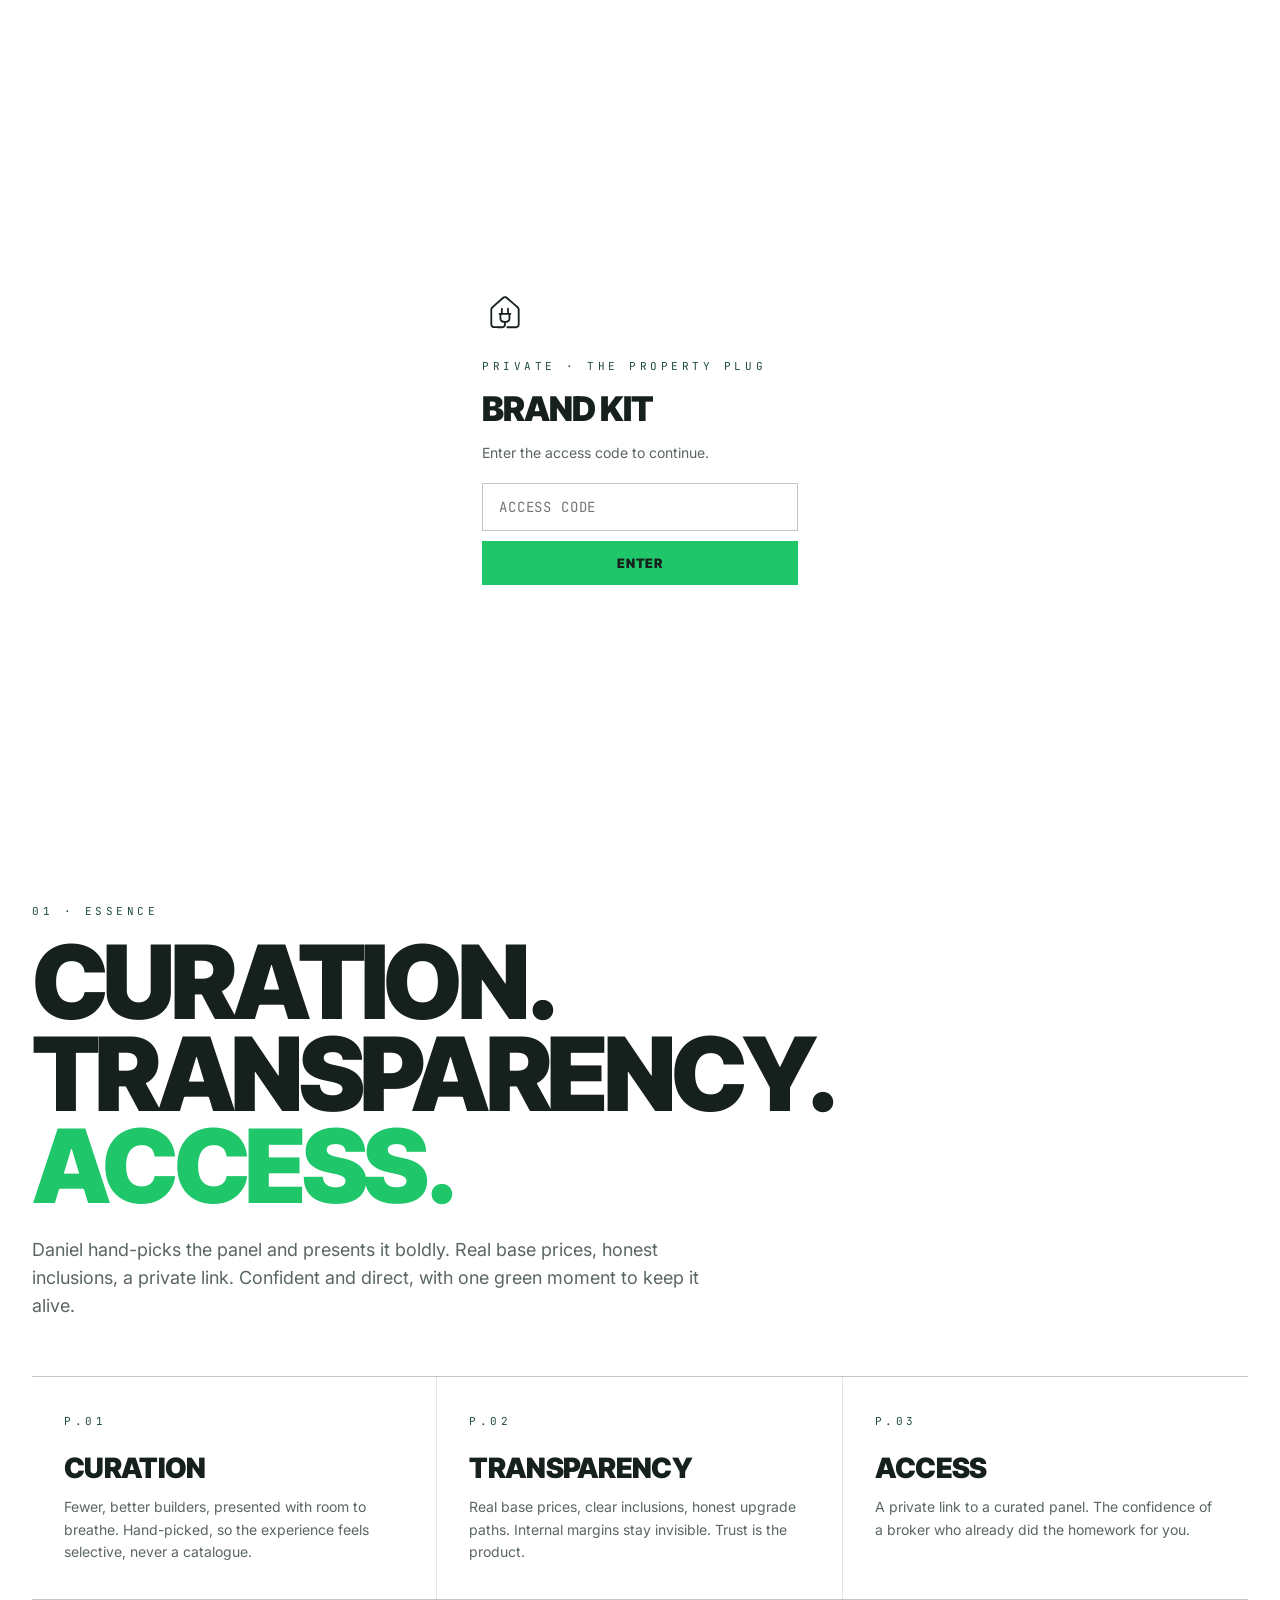
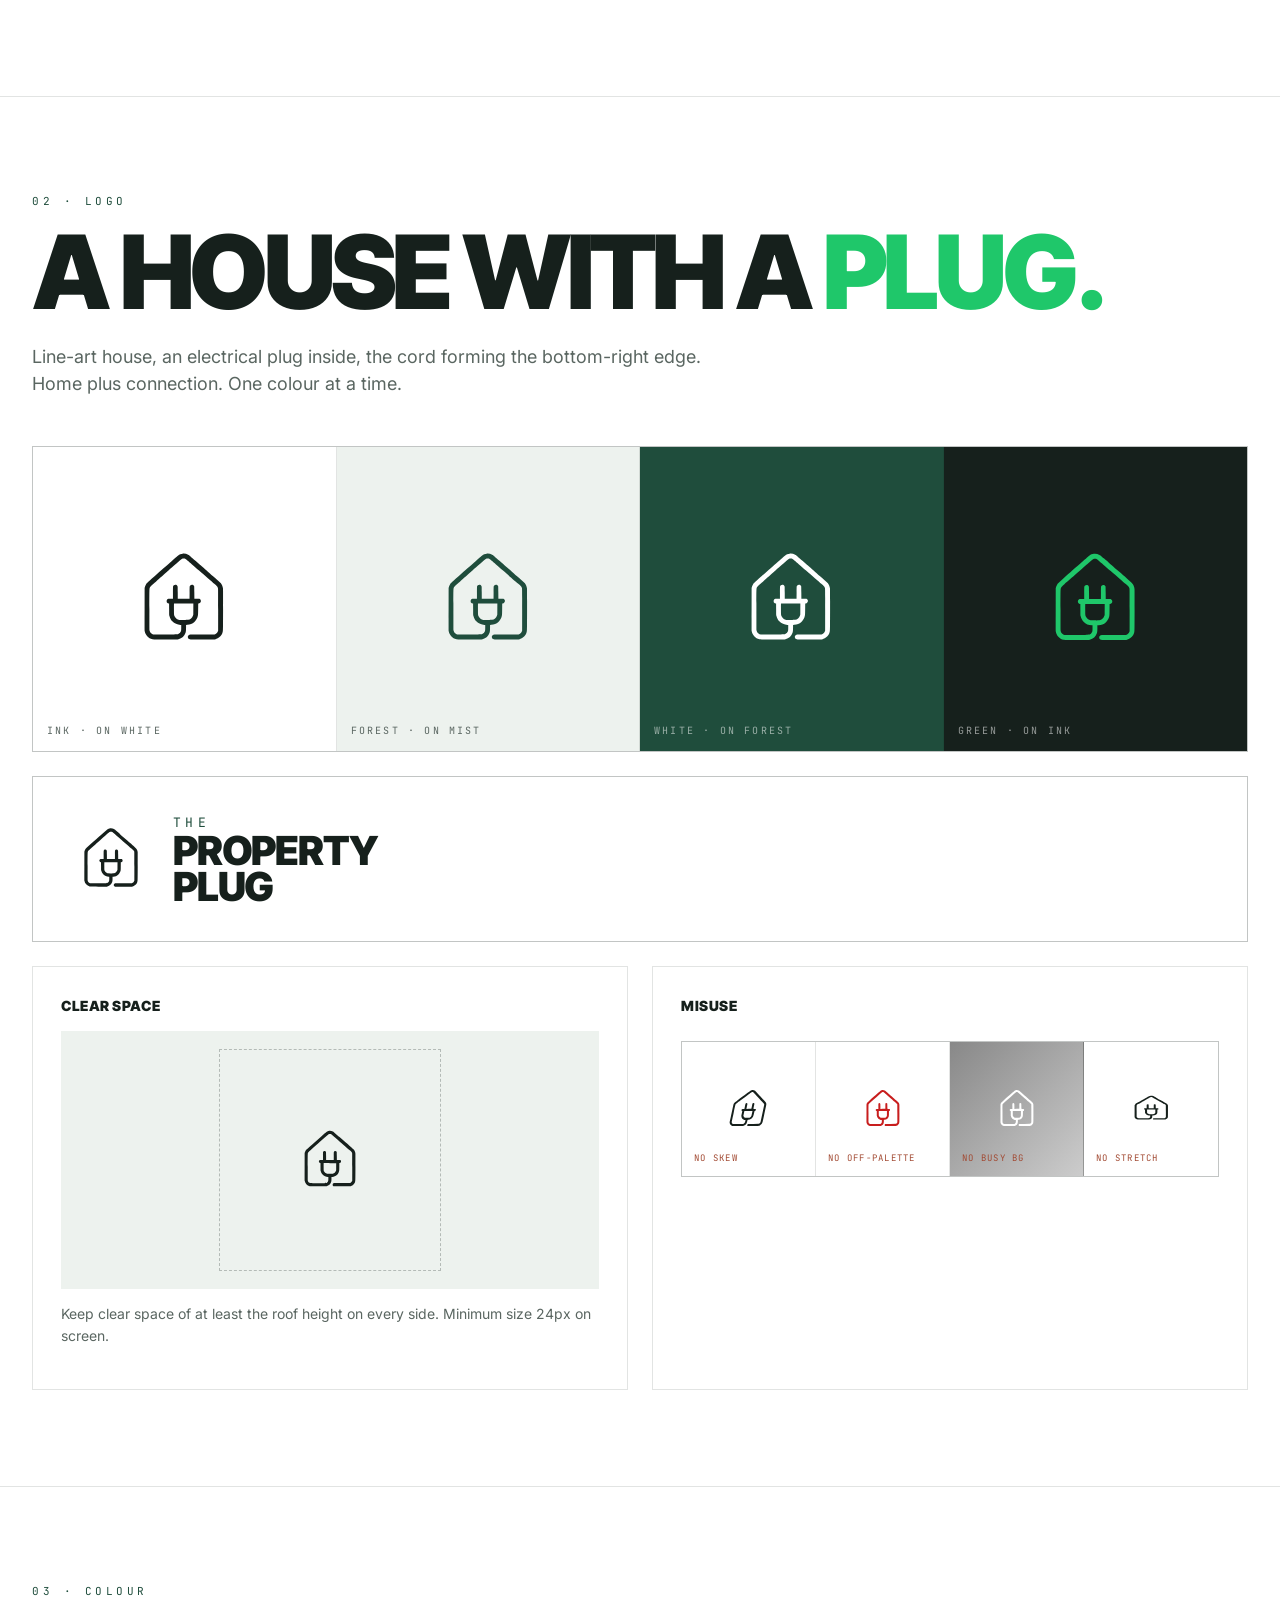
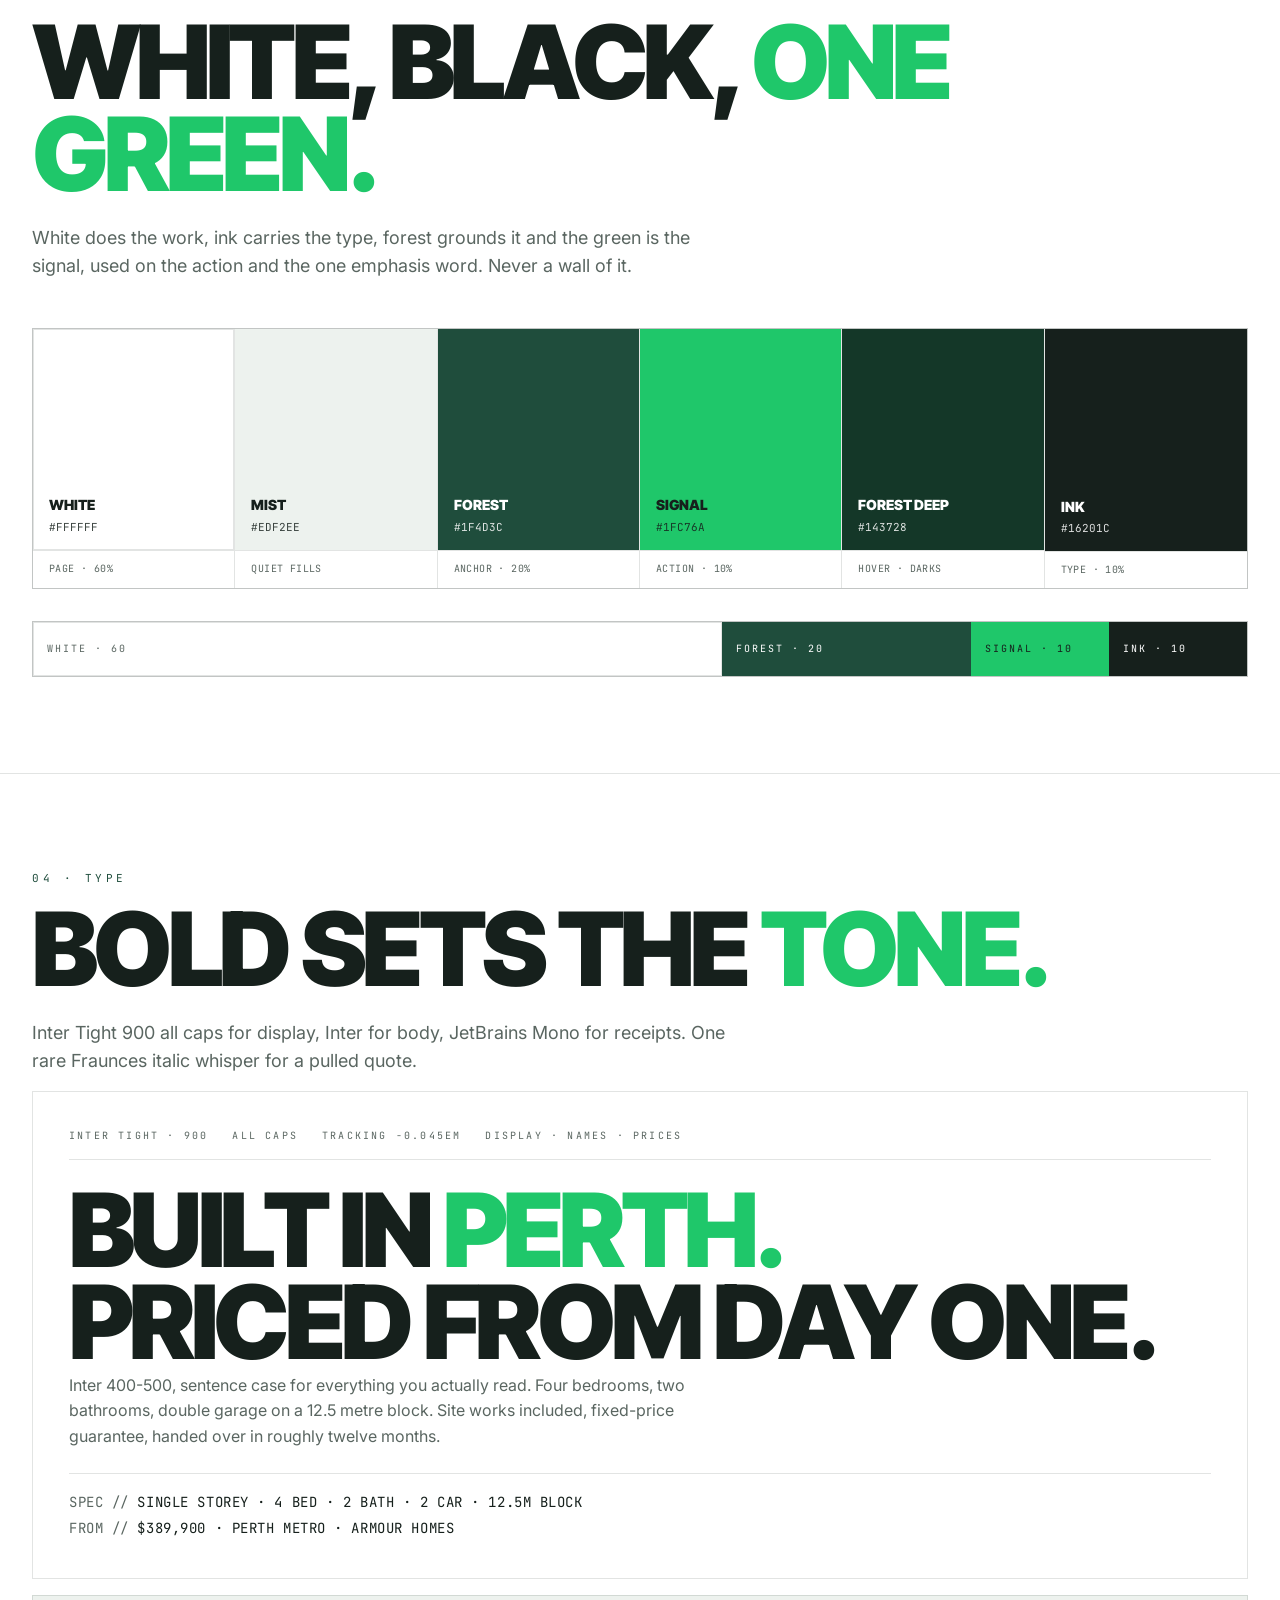
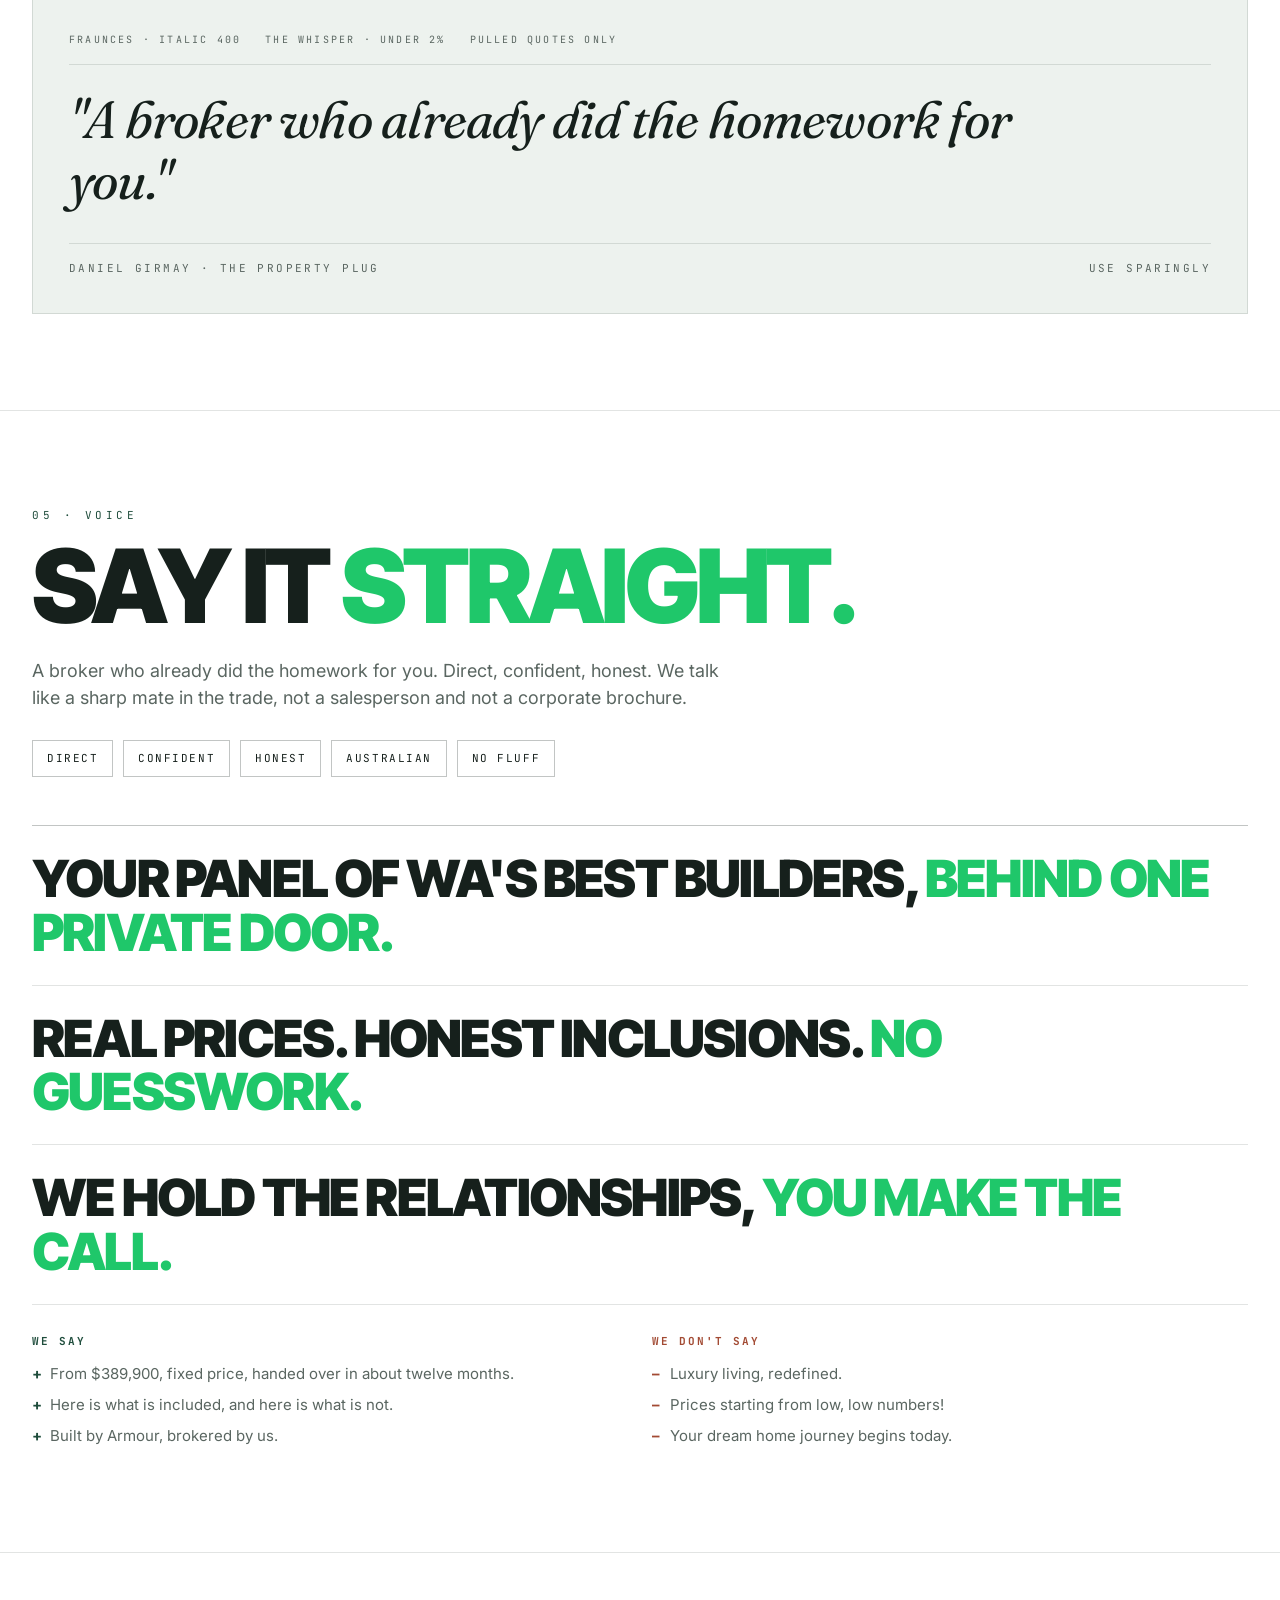
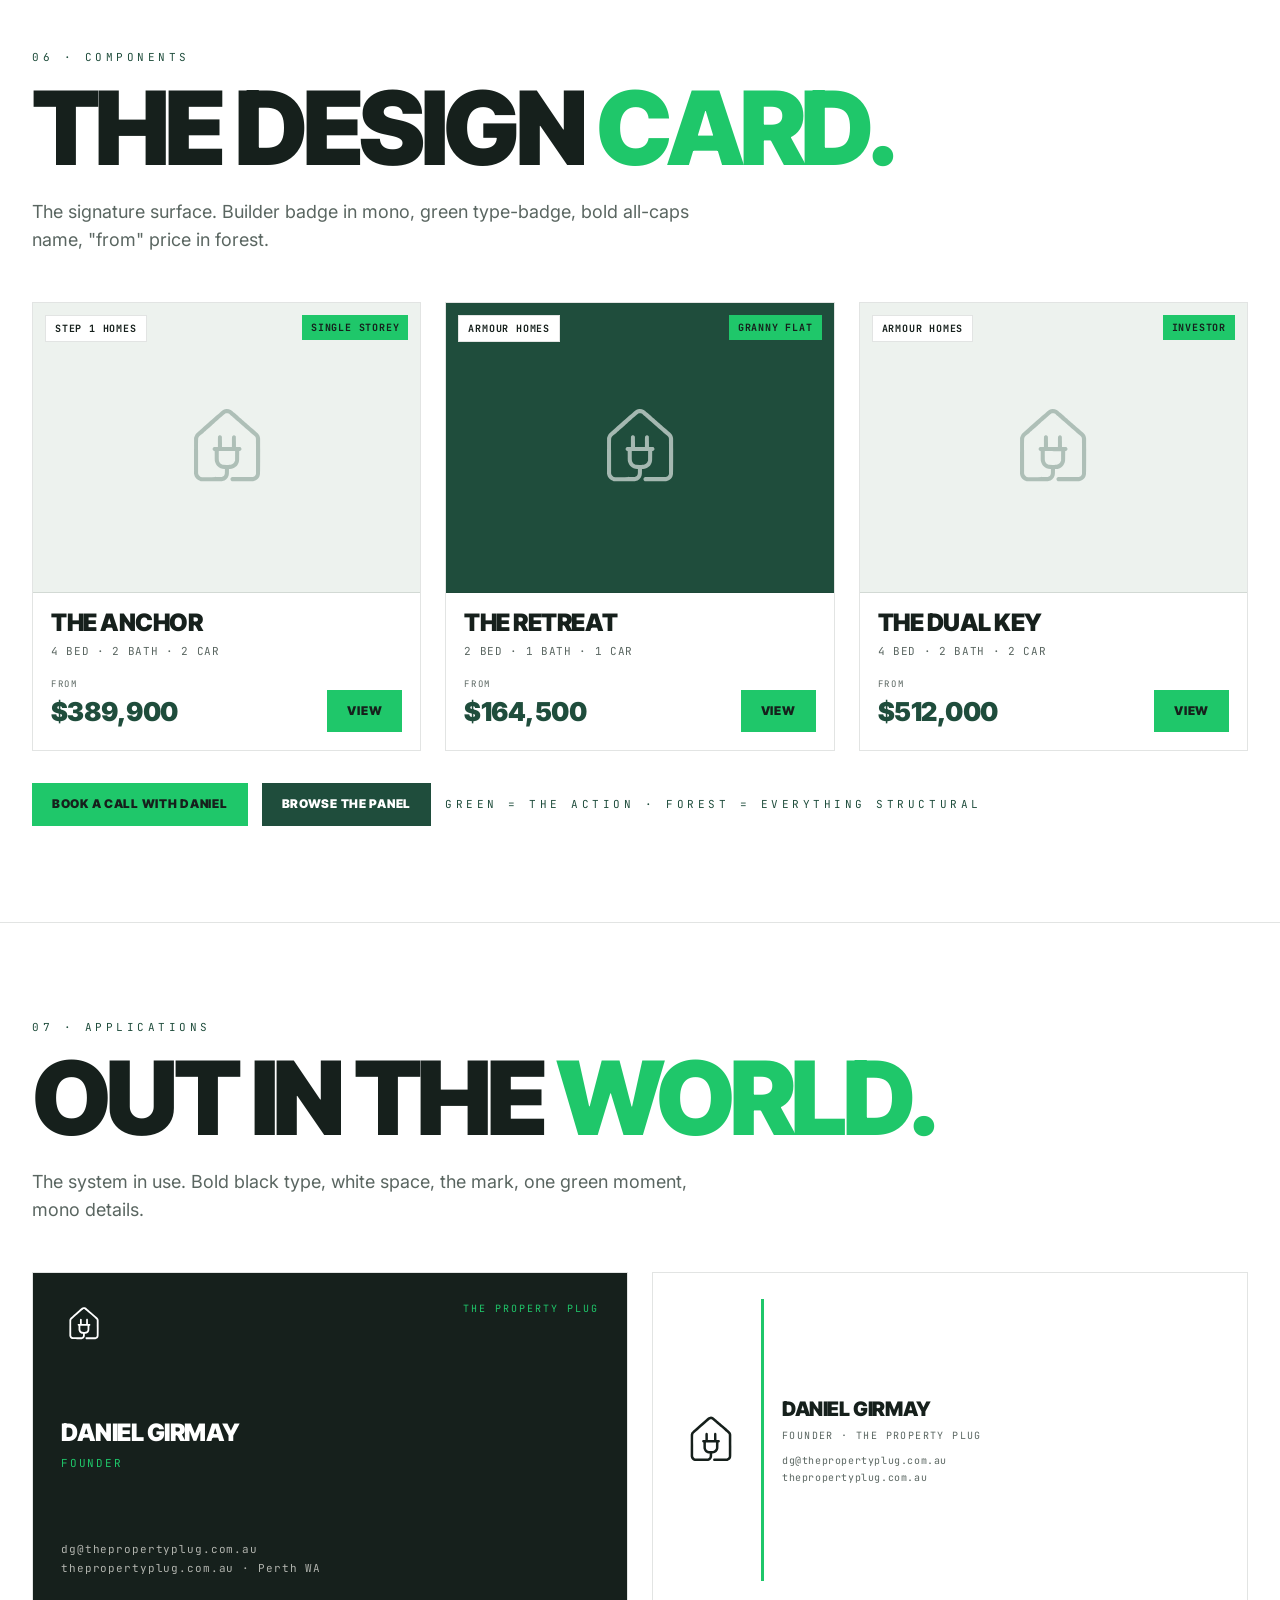
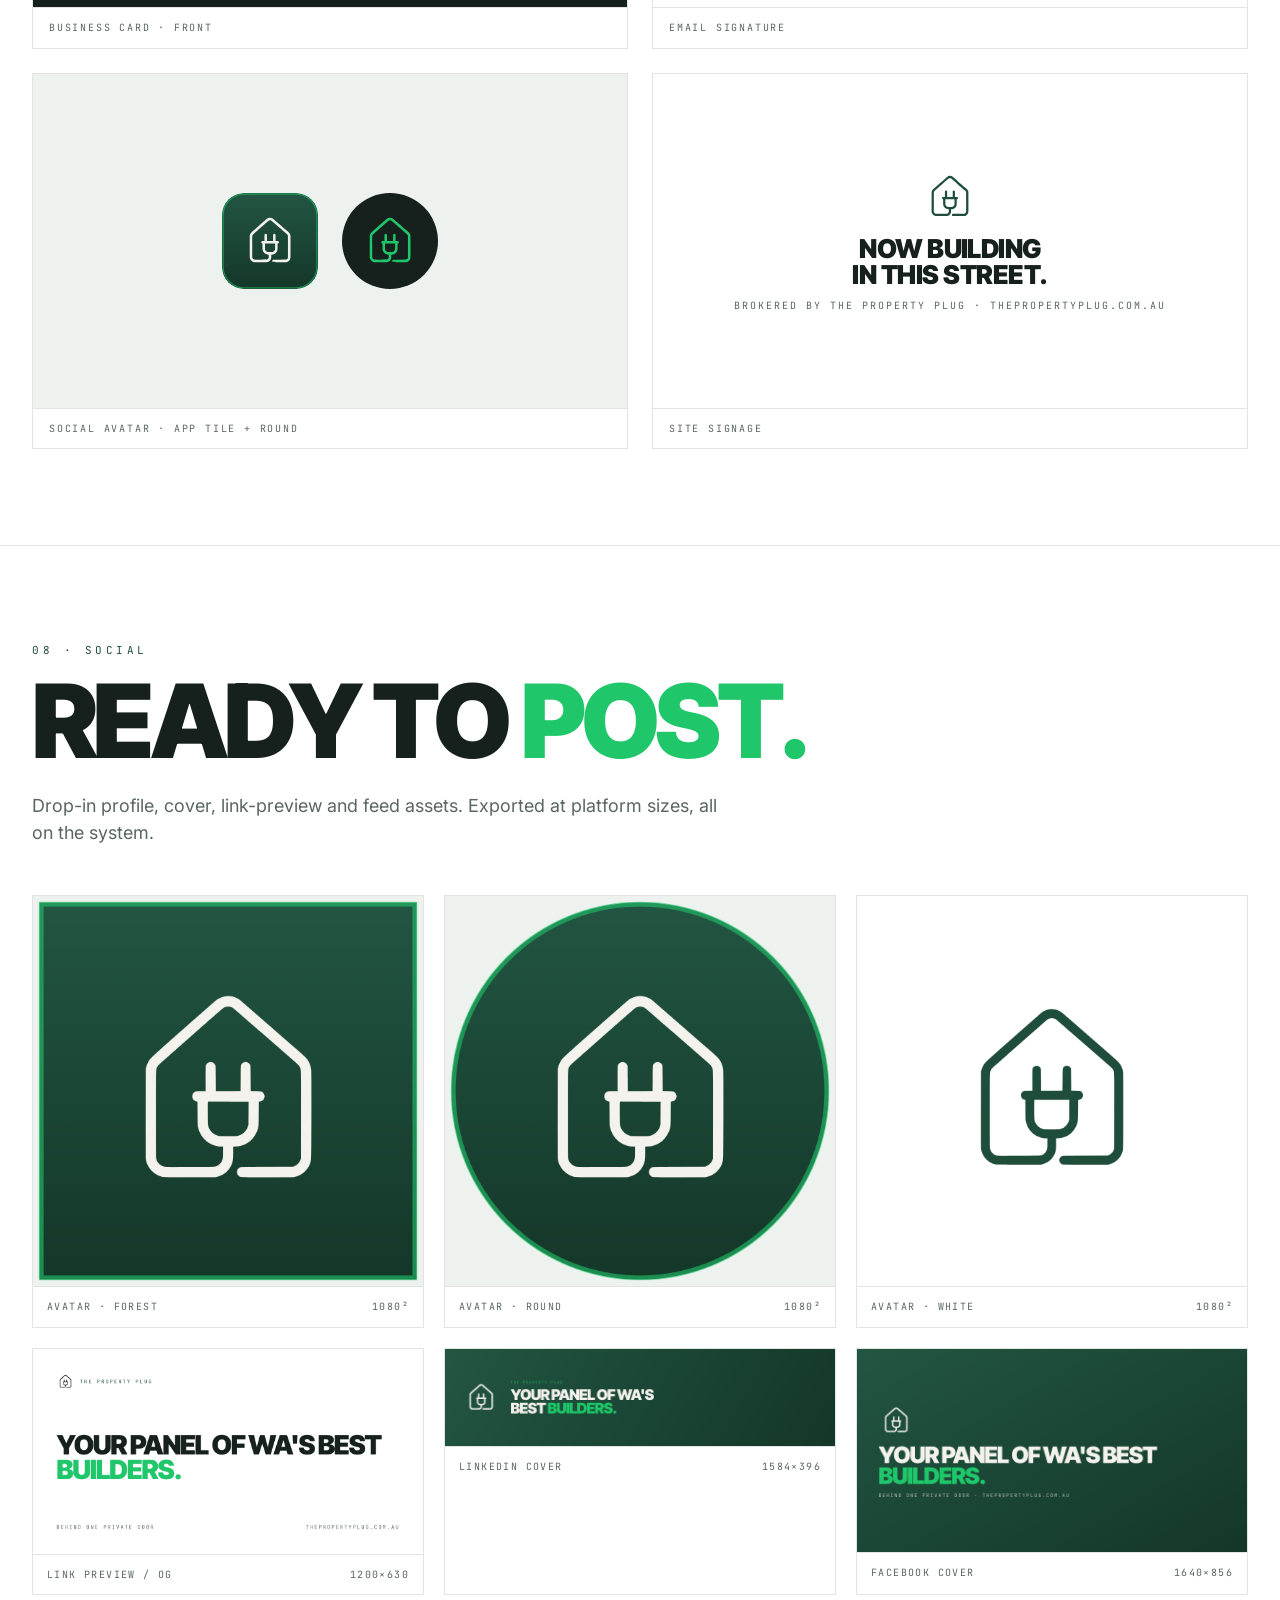
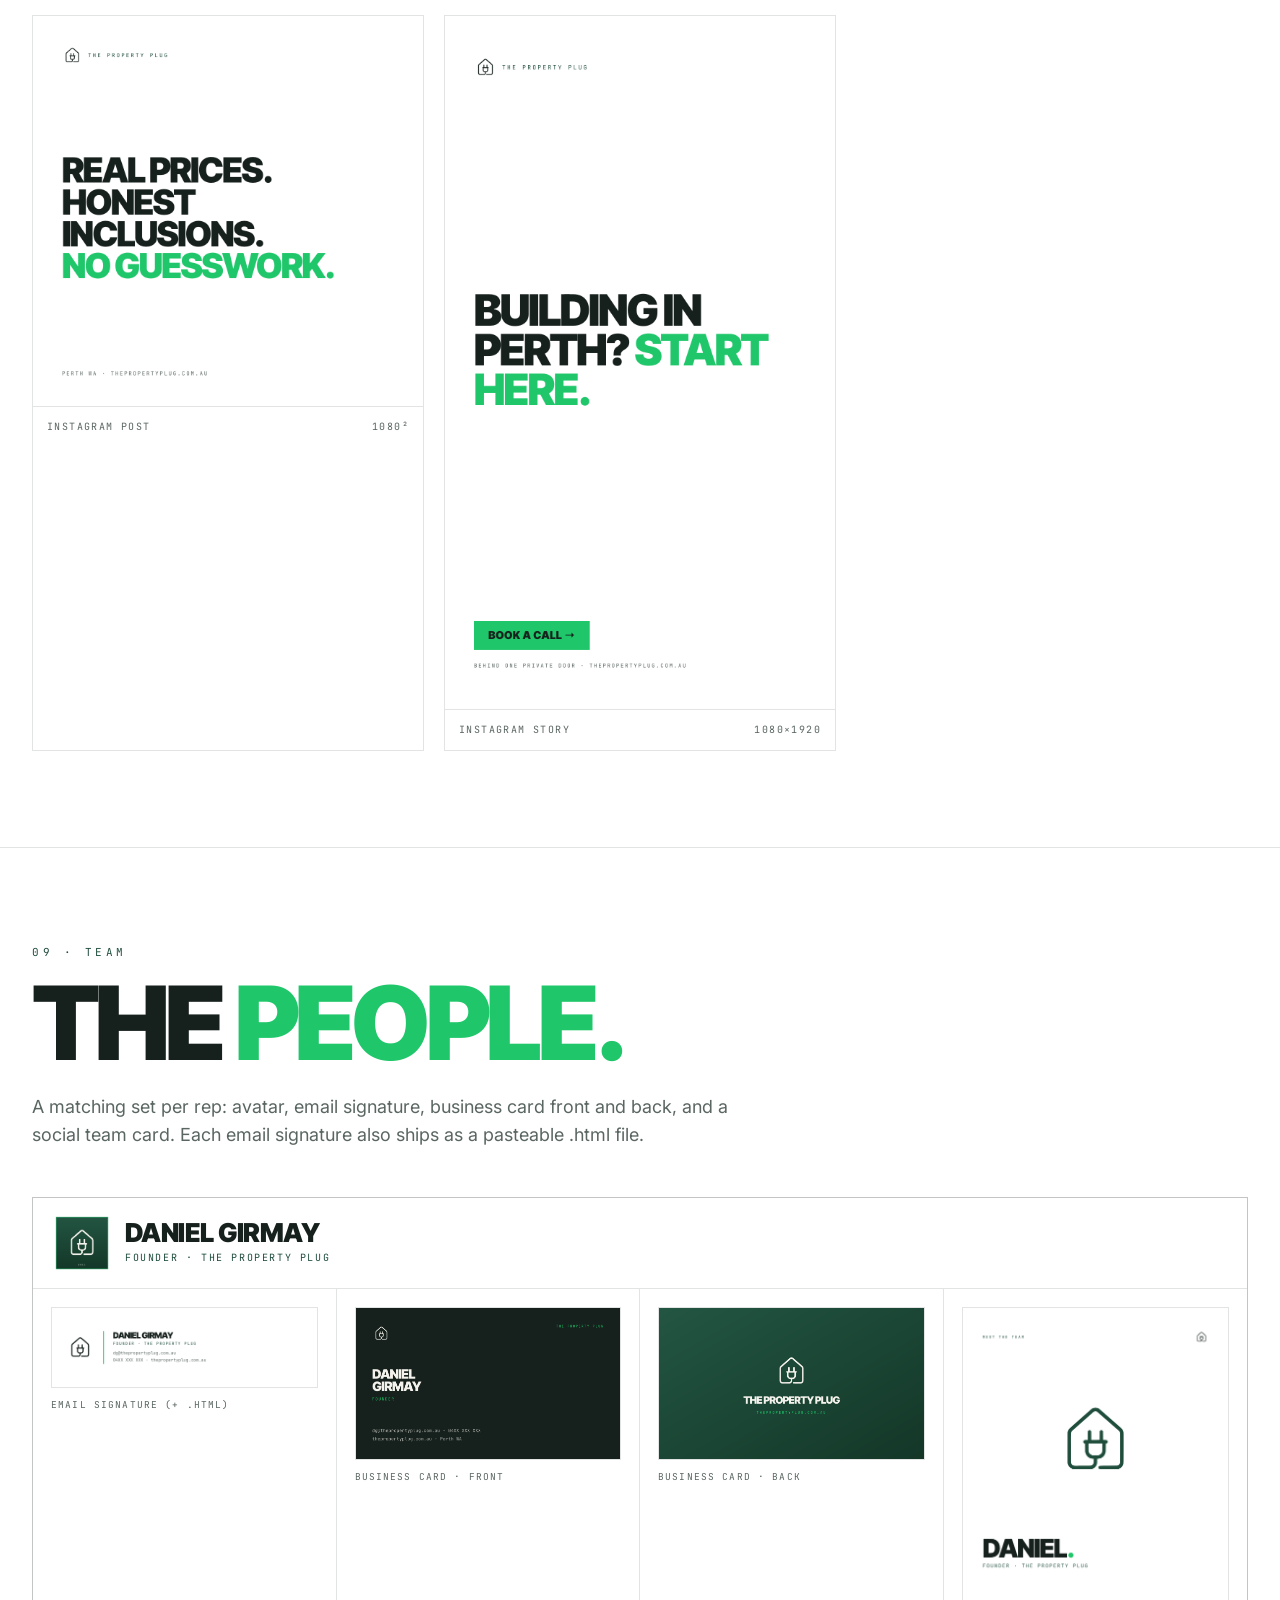
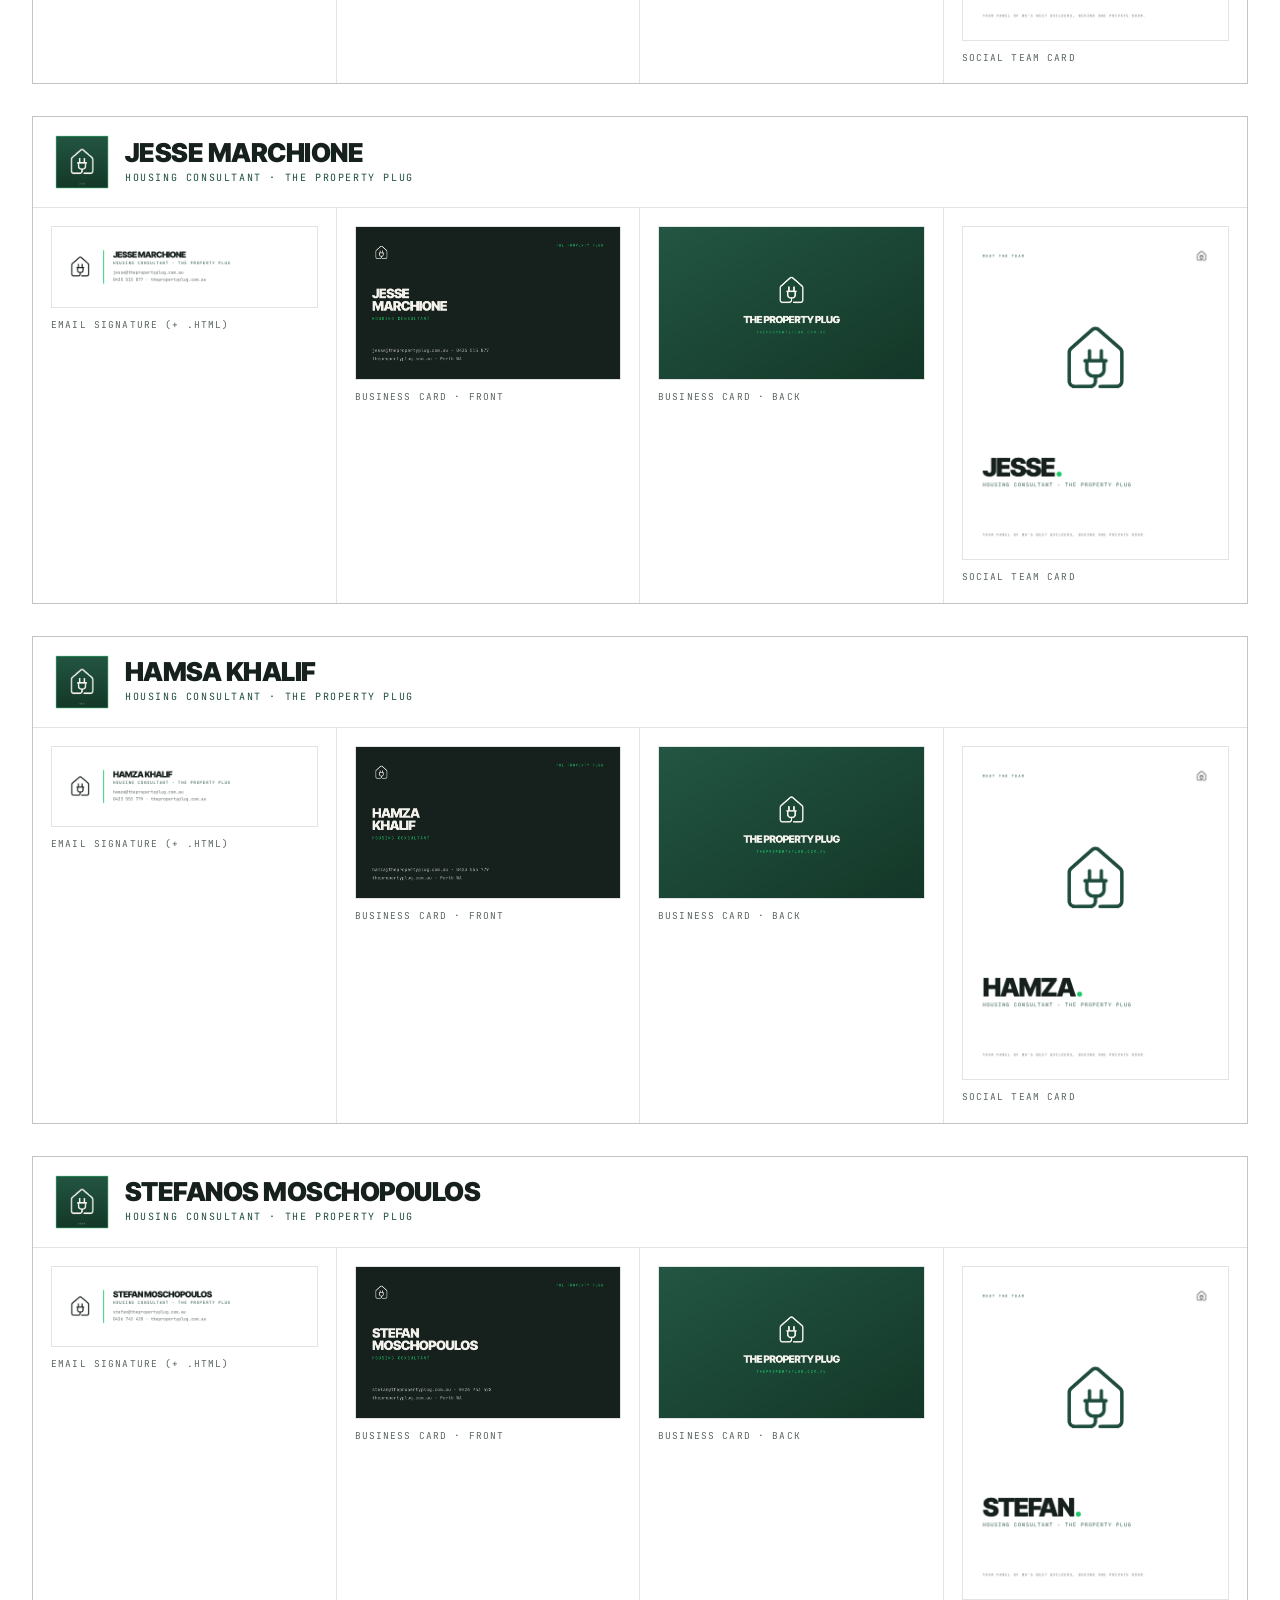
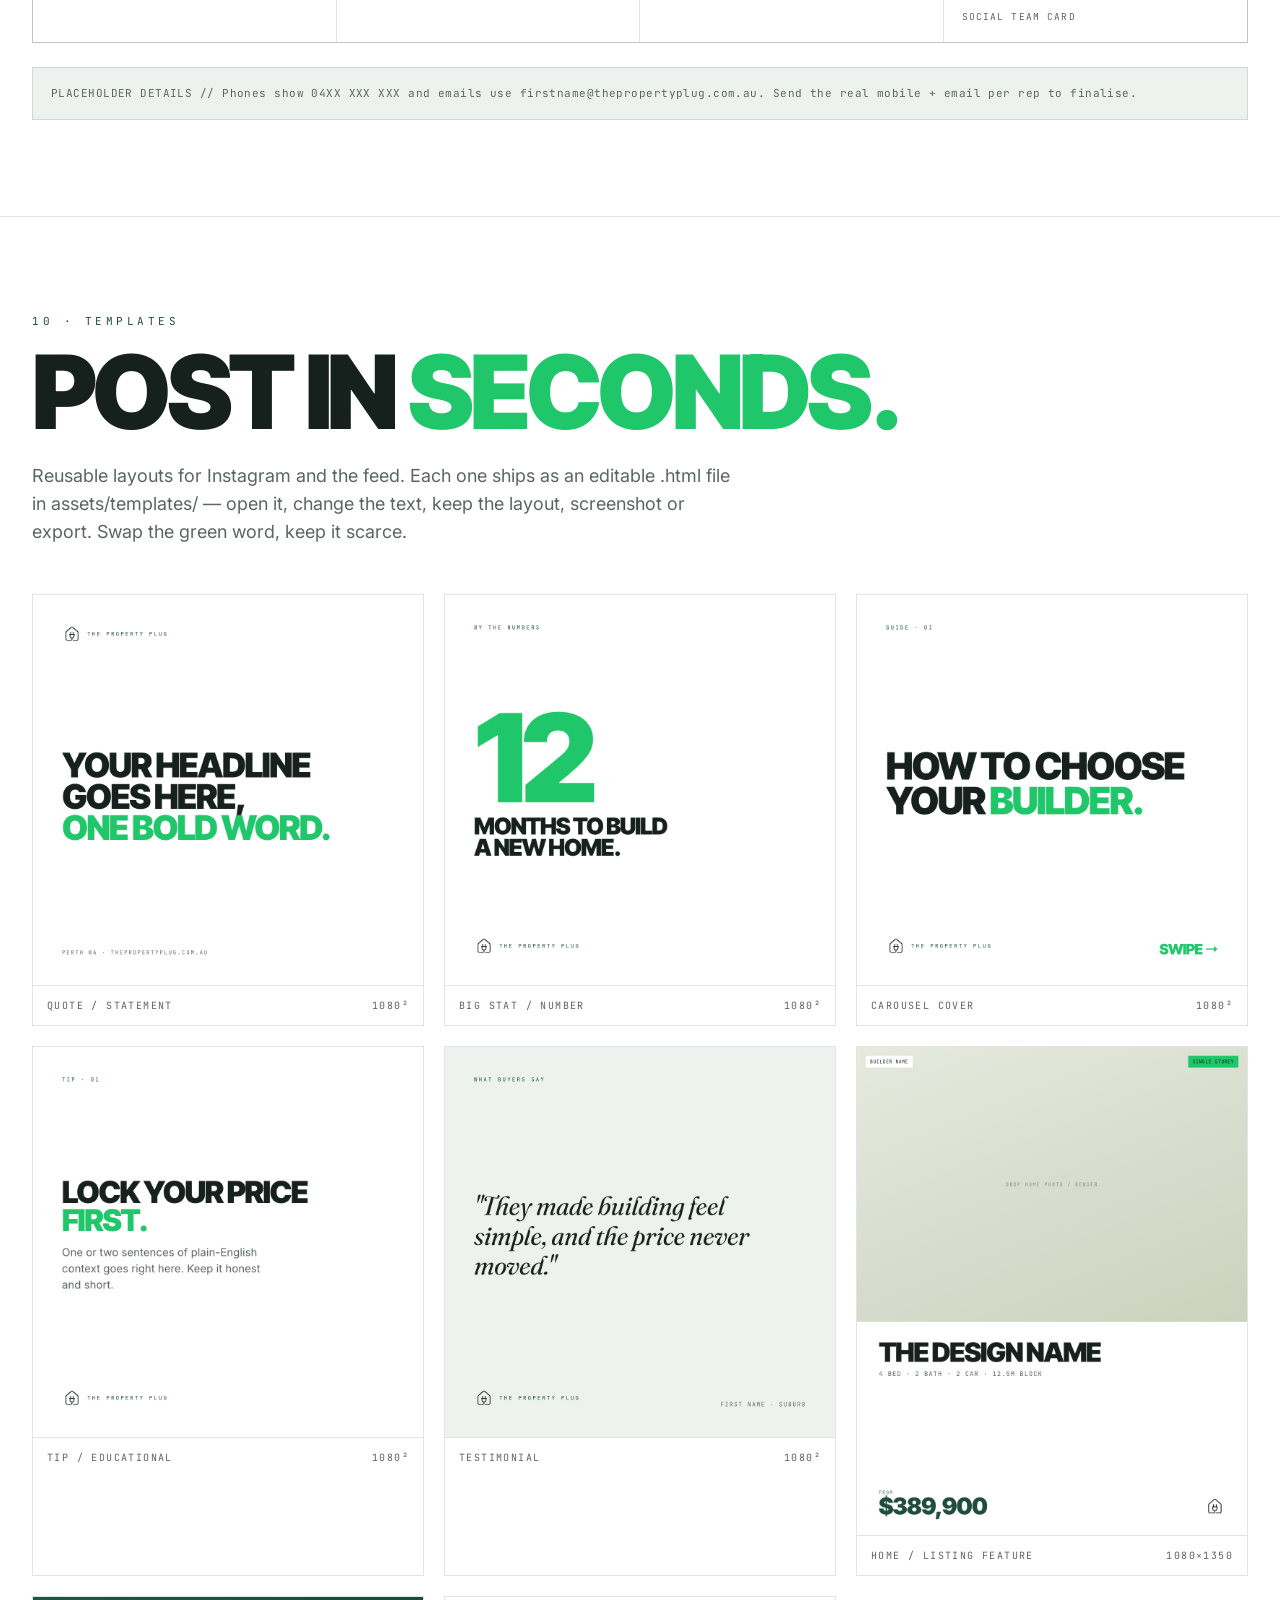
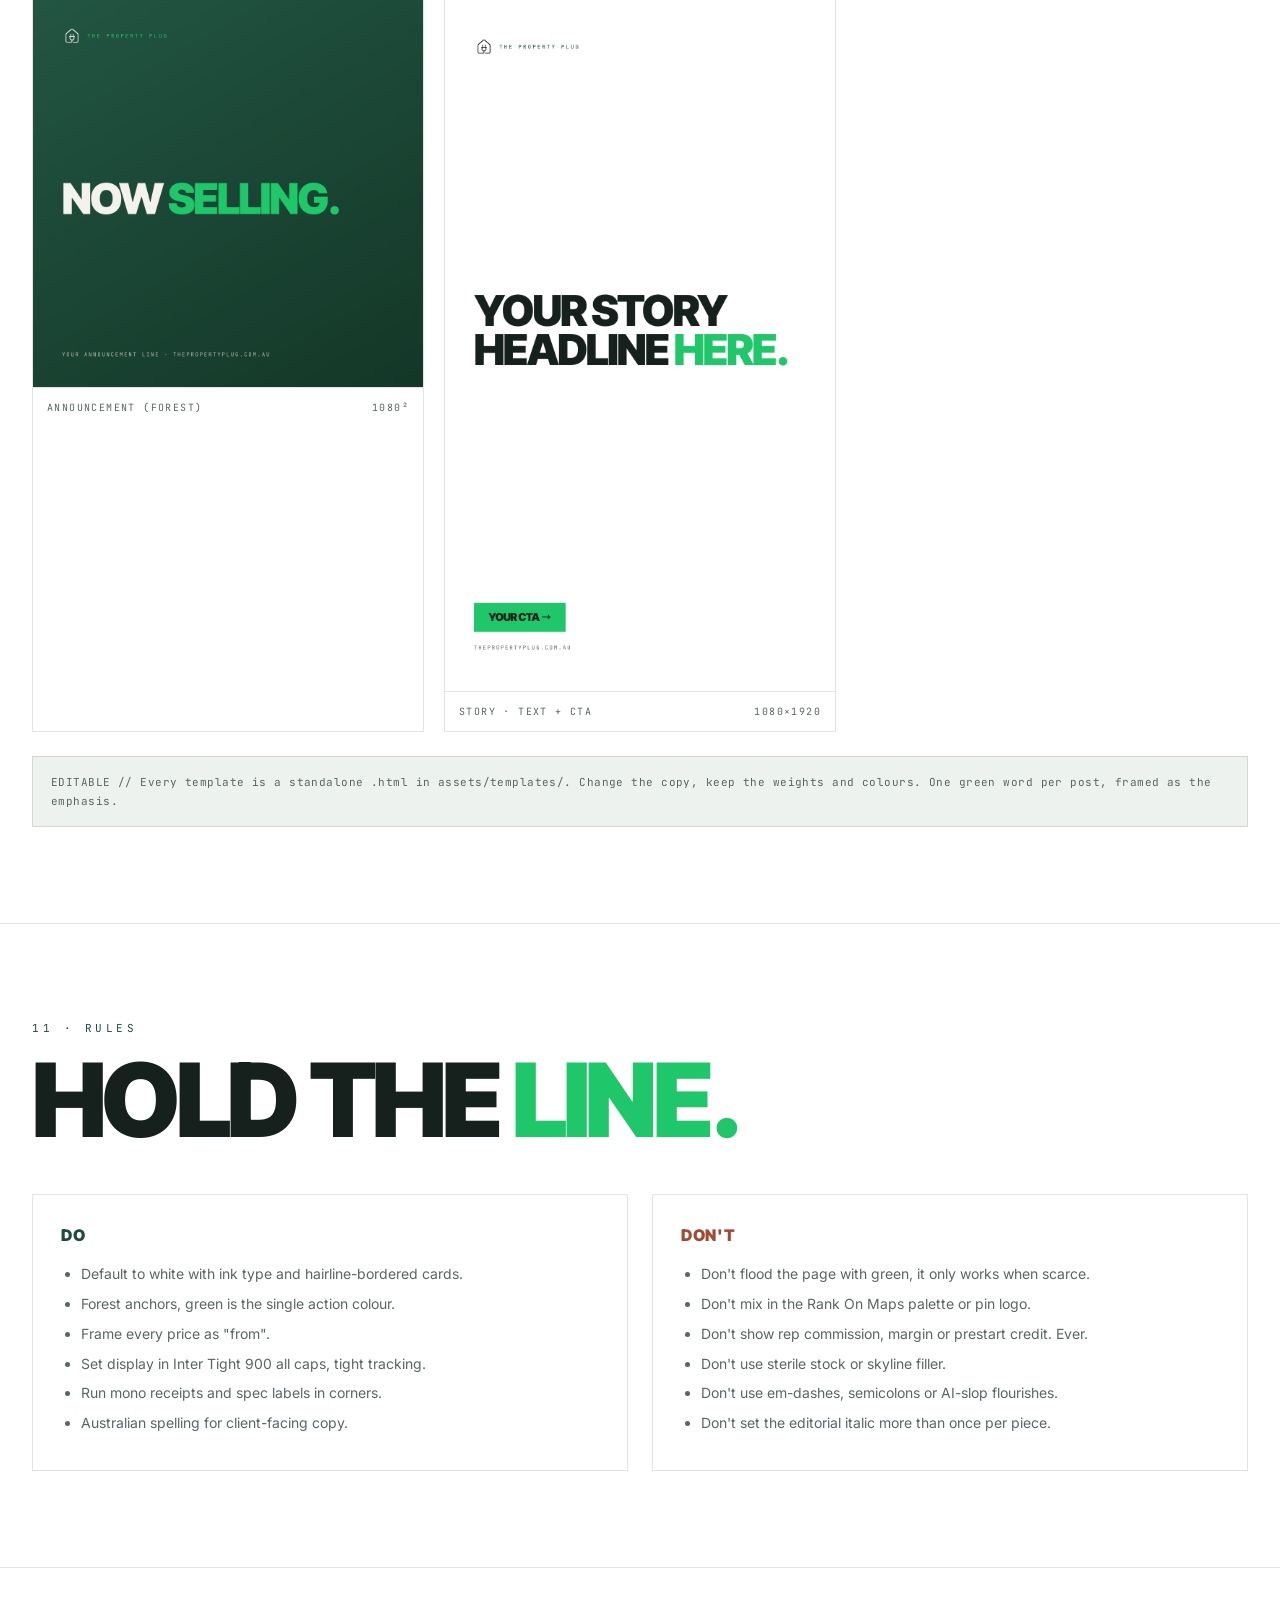
<file: index.html>
<!doctype html>
<html lang="en-AU"><head>
<meta charset="utf-8"/><meta name="viewport" content="width=device-width, initial-scale=1"/>
<title>The Property Plug · Brand Kit</title><meta name="robots" content="noindex, nofollow"/>
<link rel="preconnect" href="https://fonts.googleapis.com"/><link rel="preconnect" href="https://fonts.gstatic.com" crossorigin/>
<link href="https://fonts.googleapis.com/css2?family=Inter+Tight:wght@400;500;700;800;900&family=Inter:wght@400;500;600;700&family=Fraunces:ital,opsz,wght@1,9..144,400&family=JetBrains+Mono:wght@400;700&display=swap" rel="stylesheet"/>
<link rel="icon" type="image/svg+xml" href="logo/app-icon.svg"/>
<style>
:root{
  --page:#FFFFFF; --ink:#16201C; --ink-2:#5A6661;
  --forest:#1F4D3C; --forest-deep:#143728;
  --signal:#1FC76A; --signal-deep:#17B65D; --mist:#EDF2EE;
  --rule:rgba(22,32,28,0.12); --rule-strong:rgba(22,32,28,0.26);
  --display:"Inter Tight",-apple-system,"Helvetica Neue",Arial,sans-serif;
  --body:"Inter",-apple-system,"Helvetica Neue",Arial,sans-serif;
  --serif:"Fraunces",Georgia,serif; --mono:"JetBrains Mono",ui-monospace,Menlo,monospace;
}
*{box-sizing:border-box} html,body{margin:0;padding:0}
body{font-family:var(--body);background:var(--page);color:var(--ink);font-size:16px;line-height:1.55;-webkit-font-smoothing:antialiased;text-rendering:optimizeLegibility}
a{color:inherit;text-decoration:none}
h1,h2,h3,h4{margin:0;font-family:var(--display)}
.wrap{max-width:1280px;margin:0 auto;padding:0 32px}
section{padding:96px 0;border-top:1px solid var(--rule)}
.kicker{font-family:var(--mono);font-size:11px;letter-spacing:.32em;text-transform:uppercase;color:var(--forest)}
.h-section{font-family:var(--display);font-weight:900;font-size:clamp(48px,8vw,112px);letter-spacing:-.045em;line-height:.9;text-transform:uppercase}
.hl{color:var(--signal)}
p.lead{font-size:18px;max-width:64ch;color:var(--ink-2);line-height:1.55;margin:24px 0 0}
svg.um{width:100%;height:100%;display:block} .mk{display:block}

.nav{position:sticky;top:0;z-index:50;background:rgba(255,255,255,.9);backdrop-filter:blur(14px);-webkit-backdrop-filter:blur(14px);border-bottom:1px solid var(--rule)}
.nav .row{display:flex;align-items:center;gap:24px;padding:14px 32px;max-width:1280px;margin:0 auto}
.nav .brand{display:flex;align-items:center;gap:10px;font-family:var(--display);font-weight:900;font-size:14px;letter-spacing:.04em;text-transform:uppercase}
.nav .brand svg{width:26px;height:26px;color:var(--ink)}
.nav .links{margin-left:auto;display:flex;gap:4px;flex-wrap:wrap}
.nav .links a{font-family:var(--mono);font-size:10px;letter-spacing:.22em;text-transform:uppercase;color:var(--ink-2);padding:8px 12px}
.nav .links a:hover{background:var(--mist);color:var(--ink)}

.hero{padding:88px 0 104px;border-bottom:1px solid var(--rule)}
.hero .grid{display:grid;grid-template-columns:1.5fr 1fr;gap:64px;align-items:end}
.hero h1{font-family:var(--display);font-weight:900;font-size:clamp(72px,13vw,196px);line-height:.84;letter-spacing:-.05em;text-transform:uppercase}
.hero .meta{display:flex;flex-direction:column}
.hero .meta .r{display:flex;gap:16px;align-items:baseline;border-top:1px solid var(--rule);padding:12px 0}
.hero .meta .k{font-family:var(--mono);font-size:10px;letter-spacing:.24em;color:var(--ink-2);text-transform:uppercase;min-width:96px}
.hero .meta .v{font-size:14px}
.hero .receipt{margin-top:56px;display:flex;justify-content:space-between;align-items:center;padding-top:24px;border-top:1px solid var(--rule-strong);font-family:var(--mono);font-size:11px;letter-spacing:.26em;color:var(--ink);text-transform:uppercase;flex-wrap:wrap;gap:10px}
@media(max-width:900px){.hero .grid{grid-template-columns:1fr}}

.pillars{display:grid;grid-template-columns:repeat(3,1fr);margin-top:56px;border-top:1px solid var(--rule-strong);border-bottom:1px solid var(--rule-strong)}
.pillar{padding:36px 32px;border-right:1px solid var(--rule)} .pillar:last-child{border-right:0}
.pillar .n{font-family:var(--mono);font-size:11px;letter-spacing:.32em;color:var(--forest);text-transform:uppercase;margin-bottom:24px}
.pillar h3{font-family:var(--display);font-weight:900;font-size:28px;letter-spacing:-.025em;line-height:1;text-transform:uppercase;margin-bottom:14px}
.pillar p{color:var(--ink-2);font-size:14px;margin:0;line-height:1.6}
@media(max-width:800px){.pillars{grid-template-columns:1fr}.pillar{border-right:0;border-bottom:1px solid var(--rule)}.pillar:last-child{border-bottom:0}}

.lg{display:grid;grid-template-columns:repeat(4,1fr);margin-top:48px;border:1px solid var(--rule-strong)}
.lc{aspect-ratio:1/1;display:flex;align-items:center;justify-content:center;position:relative;padding:17%;border-right:1px solid var(--rule)} .lc:last-child{border-right:0}
.lc.w{background:#fff} .lc.m{background:var(--mist)} .lc.f{background:var(--forest)} .lc.i{background:var(--ink)}
.lc .l{position:absolute;bottom:12px;left:14px;font-family:var(--mono);font-size:10px;letter-spacing:.22em;text-transform:uppercase;color:var(--ink-2)}
.lc.f .l,.lc.i .l{color:rgba(255,255,255,.55)}
.lockup{display:flex;align-items:center;gap:20px;margin-top:24px;padding:36px;border:1px solid var(--rule-strong)}
.lockup .the{font-family:var(--mono);font-size:13px;letter-spacing:.34em;color:var(--forest);text-transform:uppercase}
.lockup .nm{font-family:var(--display);font-weight:900;font-size:40px;letter-spacing:-.03em;line-height:.9;text-transform:uppercase}

.sw{display:grid;grid-template-columns:repeat(6,1fr);margin-top:48px;border:1px solid var(--rule-strong)}
.s{border-right:1px solid var(--rule)} .s:last-child{border-right:0}
.s .chip{aspect-ratio:1/1.1;display:flex;flex-direction:column;justify-content:flex-end;padding:14px 16px}
.s .chip .nm{font-family:var(--display);font-weight:900;font-size:14px;text-transform:uppercase} .s .chip .hx{font-family:var(--mono);font-size:11px;margin-top:3px;opacity:.85}
.s .meta{padding:10px 16px;font-family:var(--mono);font-size:10px;color:var(--ink-2);border-top:1px solid var(--rule);text-transform:uppercase;letter-spacing:.04em}
@media(max-width:1000px){.sw{grid-template-columns:repeat(3,1fr)}}@media(max-width:600px){.sw{grid-template-columns:repeat(2,1fr)}}
.ratio{display:flex;height:56px;margin-top:32px;border:1px solid var(--rule-strong);font-family:var(--mono);font-size:10px;letter-spacing:.2em;text-transform:uppercase}
.ratio>div{display:flex;align-items:center;padding:0 14px}

.tb{background:#fff;border:1px solid var(--rule);padding:36px;margin-top:16px}
.tb .m{display:flex;gap:24px;flex-wrap:wrap;font-family:var(--mono);font-size:10px;letter-spacing:.22em;text-transform:uppercase;color:var(--ink-2);margin-bottom:24px;padding-bottom:16px;border-bottom:1px solid var(--rule)}
.tb .disp{font-family:var(--display);font-weight:900;font-size:clamp(48px,8vw,116px);line-height:.9;letter-spacing:-.045em;text-transform:uppercase}
.tb .body{font-family:var(--body);font-size:16px;line-height:1.6;color:var(--ink-2);max-width:62ch;margin-top:4px}
.tb .mn{font-family:var(--mono);font-size:14px;line-height:1.85;color:var(--ink);margin-top:24px;padding-top:16px;border-top:1px solid var(--rule);letter-spacing:.04em} .tb .mn .d{color:var(--ink-2)}
.tb.ed{background:var(--mist)} .tb.ed .q{font-family:var(--serif);font-style:italic;font-weight:400;font-size:clamp(28px,5vw,52px);line-height:1.18;letter-spacing:-.015em;max-width:30ch}
.tb.ed .at{font-family:var(--mono);font-size:11px;letter-spacing:.22em;text-transform:uppercase;color:var(--ink-2);margin-top:32px;padding-top:16px;border-top:1px solid var(--rule);display:flex;justify-content:space-between}

.cards{display:grid;grid-template-columns:repeat(3,1fr);gap:24px;margin-top:48px}
.pc{background:#fff;border:1px solid var(--rule);overflow:hidden;display:flex;flex-direction:column}
.pc .img{aspect-ratio:4/3;background:var(--mist);position:relative;display:flex;align-items:center;justify-content:center;padding:22%;border-bottom:1px solid var(--rule)} .pc .img.dk{background:var(--forest)}
.pc .bb{position:absolute;top:12px;left:12px;background:#fff;font-family:var(--mono);font-size:10px;font-weight:700;letter-spacing:.08em;text-transform:uppercase;padding:5px 9px;border:1px solid var(--rule)}
.pc .t2{position:absolute;top:12px;right:12px;background:var(--signal);color:var(--ink);font-family:var(--mono);font-size:10px;font-weight:700;letter-spacing:.08em;text-transform:uppercase;padding:5px 9px}
.pc .bd{padding:18px;display:flex;flex-direction:column;flex:1}
.pc .nm{font-family:var(--display);font-weight:900;font-size:24px;letter-spacing:-.02em;text-transform:uppercase;line-height:1}
.pc .cf{font-family:var(--mono);font-size:11px;letter-spacing:.06em;text-transform:uppercase;color:var(--ink-2);margin:8px 0 18px}
.pc .ft{margin-top:auto;display:flex;align-items:flex-end;justify-content:space-between}
.pc .fr{font-family:var(--mono);font-size:9px;letter-spacing:.18em;text-transform:uppercase;color:var(--ink-2)}
.pc .pr{font-family:var(--display);font-weight:900;font-size:26px;letter-spacing:-.02em;color:var(--forest)}
.cta{display:inline-block;font-family:var(--display);font-weight:900;font-size:12px;letter-spacing:.06em;text-transform:uppercase;padding:12px 20px;background:var(--signal);color:var(--ink)} .cta:hover{background:var(--signal-deep)}
.cta.alt{background:var(--forest);color:#fff} .cta.alt:hover{background:var(--forest-deep)}
.btn{display:flex;gap:14px;align-items:center;margin-top:32px;flex-wrap:wrap}
@media(max-width:900px){.cards{grid-template-columns:1fr}}

.dd{display:grid;grid-template-columns:1fr 1fr;gap:24px;margin-top:48px}
.rc{background:#fff;border:1px solid var(--rule);padding:28px}
.rc h4{font-family:var(--display);font-weight:900;font-size:16px;letter-spacing:.04em;text-transform:uppercase;margin-bottom:16px}
.rc.do h4{color:var(--forest)} .rc.no h4{color:#A24A33}
.rc ul{padding-left:20px;margin:0;color:var(--ink-2);font-size:14px} .rc li{margin:8px 0;line-height:1.55}
@media(max-width:800px){.dd{grid-template-columns:1fr}}

footer{padding:80px 0 64px;background:var(--ink);color:var(--page)}
footer .wrap{display:flex;justify-content:space-between;align-items:flex-end;gap:32px;flex-wrap:wrap}
footer .big{font-family:var(--display);font-weight:900;font-size:clamp(56px,11vw,164px);line-height:.86;letter-spacing:-.05em;text-transform:uppercase}
footer .meta{font-family:var(--mono);font-size:11px;letter-spacing:.2em;text-transform:uppercase;color:rgba(255,255,255,.55);line-height:2}

/* clear-space + misuse */
.lg2{display:grid;grid-template-columns:repeat(2,1fr);gap:24px;margin-top:24px}
.box{border:1px solid var(--rule);padding:28px;background:#fff}
.box h4{font-family:var(--display);font-weight:900;font-size:14px;letter-spacing:.04em;text-transform:uppercase;margin-bottom:14px}
.misuse{display:grid;grid-template-columns:repeat(4,1fr);gap:0;border:1px solid var(--rule-strong);margin-top:24px}
.mi{aspect-ratio:1/1;display:flex;align-items:center;justify-content:center;position:relative;border-right:1px solid var(--rule);padding:22%}
.mi:last-child{border-right:0}
.mi .x{position:absolute;bottom:10px;left:12px;font-family:var(--mono);font-size:9px;letter-spacing:.14em;text-transform:uppercase;color:#A24A33}
/* voice */
.voice{margin-top:48px;border-top:1px solid var(--rule-strong)}
.vline{font-family:var(--display);font-weight:900;font-size:clamp(28px,4vw,52px);letter-spacing:-.035em;text-transform:uppercase;line-height:1.04;padding:26px 0;border-bottom:1px solid var(--rule)}
.vline .hl{color:var(--signal)}
.tone{display:flex;gap:10px;flex-wrap:wrap;margin-top:28px}
.tone span{font-family:var(--mono);font-size:11px;letter-spacing:.14em;text-transform:uppercase;border:1px solid var(--rule-strong);padding:9px 14px}
.say{display:grid;grid-template-columns:1fr 1fr;gap:24px;margin-top:28px}
.say .col h4{font-family:var(--mono);font-size:11px;letter-spacing:.18em;text-transform:uppercase;margin-bottom:12px}
.say .col.ok h4{color:var(--forest)} .say .col.no h4{color:#A24A33}
.say p{font-size:15px;color:var(--ink-2);margin:8px 0;padding-left:18px;position:relative}
.say .ok p::before{content:"+";position:absolute;left:0;color:var(--forest);font-weight:700}
.say .no p::before{content:"\2013";position:absolute;left:0;color:#A24A33;font-weight:700}
/* applications */
.apps{display:grid;grid-template-columns:repeat(2,1fr);gap:24px;margin-top:48px}
.app{border:1px solid var(--rule);background:#fff;overflow:hidden}
.app .cap{font-family:var(--mono);font-size:10px;letter-spacing:.18em;text-transform:uppercase;color:var(--ink-2);padding:12px 16px;border-top:1px solid var(--rule)}
.bcard{aspect-ratio:16/9;background:var(--ink);color:var(--page);padding:28px;display:flex;flex-direction:column;justify-content:space-between}
.bcard .nm{font-family:var(--display);font-weight:900;font-size:24px;text-transform:uppercase;letter-spacing:-.02em}
.bcard .ro{font-family:var(--mono);font-size:11px;letter-spacing:.16em;text-transform:uppercase;color:var(--signal);margin-top:4px}
.bcard .dt{font-family:var(--mono);font-size:11px;letter-spacing:.08em;color:rgba(244,242,236,.7);line-height:1.8}
.sig{padding:26px;display:flex;gap:18px;align-items:center;aspect-ratio:16/9}
.sig .nm{font-family:var(--display);font-weight:900;font-size:20px;text-transform:uppercase;letter-spacing:-.02em}
.sig .ro{font-family:var(--mono);font-size:10px;letter-spacing:.14em;text-transform:uppercase;color:var(--ink-2);margin:3px 0 8px}
.sig .dt{font-family:var(--mono);font-size:10px;letter-spacing:.06em;color:var(--ink-2);line-height:1.7}
.sig .bar{width:3px;align-self:stretch;background:var(--signal)}
.av{aspect-ratio:16/9;display:flex;gap:24px;align-items:center;justify-content:center;background:var(--mist)}
.av .a{width:96px;height:96px;border-radius:22px;overflow:hidden}
.av .a.round{border-radius:999px}
.sign{aspect-ratio:16/9;background:#fff;display:flex;flex-direction:column;align-items:center;justify-content:center;text-align:center;padding:24px;gap:10px}
.sign .t{font-family:var(--display);font-weight:900;font-size:26px;text-transform:uppercase;letter-spacing:-.02em;line-height:1}
.sign .s{font-family:var(--mono);font-size:10px;letter-spacing:.2em;text-transform:uppercase;color:var(--ink-2)}
@media(max-width:820px){.apps{grid-template-columns:1fr}.misuse{grid-template-columns:1fr 1fr}.say{grid-template-columns:1fr}.lg2{grid-template-columns:1fr}}
/* assets */
.assets{border:1px solid var(--rule);margin-top:48px}
.assets .a{display:flex;justify-content:space-between;gap:16px;padding:14px 18px;border-bottom:1px solid var(--rule);font-family:var(--mono);font-size:12px;letter-spacing:.03em}
.assets .a:last-child{border-bottom:0}
.assets .a .k{color:var(--ink)} .assets .a .v{color:var(--ink-2);text-align:right}


/* asset galleries */
.aset{display:grid;grid-template-columns:repeat(3,1fr);gap:20px;margin-top:48px}
.aset .it{border:1px solid var(--rule);background:#fff;overflow:hidden}
.aset .it .ph{background:var(--mist);display:flex;align-items:center;justify-content:center}
.aset .it img{width:100%;height:auto;display:block}
.aset .it .cap{font-family:var(--mono);font-size:10px;letter-spacing:.14em;text-transform:uppercase;color:var(--ink-2);padding:12px 14px;display:flex;justify-content:space-between;gap:10px;border-top:1px solid var(--rule)}
.note{margin-top:24px;border:1px solid var(--rule);background:var(--mist);padding:16px 18px;font-family:var(--mono);font-size:11px;letter-spacing:.04em;color:var(--ink-2);line-height:1.7}
.team{display:flex;flex-direction:column;gap:32px;margin-top:48px}
.member{border:1px solid var(--rule-strong)}
.member .hd{display:flex;align-items:center;gap:16px;padding:18px 22px;border-bottom:1px solid var(--rule)}
.member .hd img{width:54px;height:54px;display:block}
.member .hd .nm{font-family:var(--display);font-weight:900;font-size:26px;text-transform:uppercase;letter-spacing:-.02em;line-height:1}
.member .hd .ro{font-family:var(--mono);font-size:10px;letter-spacing:.16em;text-transform:uppercase;color:var(--forest);margin-top:4px}
.member .row{display:grid;grid-template-columns:repeat(4,1fr)}
.member .row .c{border-right:1px solid var(--rule);padding:18px;display:flex;flex-direction:column;gap:10px}
.member .row .c:last-child{border-right:0}
.member .row img{width:100%;height:auto;display:block;border:1px solid var(--rule)}
.member .row .cap{font-family:var(--mono);font-size:9.5px;letter-spacing:.12em;text-transform:uppercase;color:var(--ink-2)}
@media(max-width:900px){.aset{grid-template-columns:1fr 1fr}.member .row{grid-template-columns:1fr 1fr}.member .row .c:nth-child(2){border-right:0}}

</style></head><body>

<svg width="0" height="0" style="position:absolute" aria-hidden="true"><symbol id="mark" viewBox="0 0 1254 1254"><g transform="translate(0,1254) scale(0.1,-0.1)" fill="currentColor" stroke="none"><path d="M6151 10849 c-157 -19 -329 -87 -447 -176 -50 -37 -1298 -1136 -2671
-2350 -387 -342 -502 -454 -572 -557 -51 -74 -109 -204 -138 -311 l-28 -100
-3 -2135 c-2 -1585 0 -2154 8 -2210 63 -404 376 -742 786 -847 64 -17 158 -18
1314 -18 l1245 0 89 23 c346 88 605 326 715 657 43 130 51 213 51 519 l0 273
128 6 c269 13 518 113 716 290 123 109 256 312 315 479 65 186 64 179 70 812
l6 578 49 5 c169 14 274 195 202 348 -23 52 -78 107 -125 128 -16 7 -117 14
-271 17 l-245 5 -5 615 c-5 612 -5 615 -27 657 -77 142 -278 172 -384 56 -68
-74 -63 -22 -69 -708 l-5 -620 -597 -3 -597 -2 -3 612 c-3 607 -3 613 -25 653
-48 90 -127 139 -221 138 -108 -1 -204 -72 -232 -171 -6 -23 -10 -254 -10
-634 l0 -598 -218 0 c-248 0 -286 -7 -347 -67 -52 -51 -75 -105 -75 -181 0
-128 80 -221 212 -246 l37 -7 4 -567 c3 -535 5 -572 25 -657 54 -230 148 -412
297 -573 207 -224 524 -362 833 -362 l72 0 0 -262 c0 -287 -8 -343 -58 -446
-37 -77 -119 -162 -193 -202 -129 -68 -43 -64 -1326 -67 -1282 -4 -1242 -6
-1373 59 -138 67 -248 219 -270 373 -6 45 -10 800 -9 2105 0 2252 -4 2130 64
2259 47 88 72 115 325 336 112 99 245 216 295 261 49 44 185 163 300 264 116
102 531 468 924 815 1211 1068 1322 1164 1377 1190 128 61 268 59 392 -4 47
-24 144 -108 1392 -1196 491 -429 1319 -1150 1516 -1320 253 -219 292 -258
333 -334 66 -124 61 39 59 -2298 l-3 -2118 -22 -58 c-49 -129 -155 -239 -284
-295 l-64 -27 -1255 -5 c-1246 -5 -1255 -5 -1300 -26 -95 -44 -150 -127 -150
-229 0 -76 24 -128 83 -182 85 -78 -2 -74 1398 -71 l1244 3 95 26 c52 15 126
41 164 58 236 107 441 325 526 560 69 191 64 -4 68 2311 2 1440 0 2128 -8
2201 -13 133 -40 229 -95 348 -91 190 -129 230 -700 727 -220 191 -539 470
-710 619 -391 341 -895 781 -1089 950 -82 72 -296 258 -475 414 -379 329 -365
318 -467 376 -164 94 -377 137 -563 114z m191 -5069 l899 0 -3 -557 -3 -558
-28 -80 c-85 -241 -270 -407 -506 -451 -67 -13 -152 -15 -484 -12 l-402 4 -80
27 c-172 58 -308 174 -384 328 -76 156 -75 143 -78 709 -2 278 0 524 3 547 5
40 7 42 42 46 20 3 57 3 81 1 24 -2 448 -4 943 -4z"/></g></symbol></svg>

<nav class="nav"><div class="row">
  <div class="brand"><svg viewBox="0 0 1254 1254"><use href="#mark"/></svg><span>The Property Plug · Brand Kit</span></div>
  <div class="links"><a href="#essence">Essence</a><a href="#logo">Logo</a><a href="#colour">Colour</a><a href="#type">Type</a><a href="#voice">Voice</a><a href="#components">Components</a><a href="#apps">Applications</a><a href="#social">Social</a><a href="#team">Team</a><a href="#templates">Templates</a><a href="#assets">Assets</a></div>
</div></nav>

<header class="hero"><div class="wrap">
  <div class="grid">
    <div><div class="kicker">Brand Kit · v2.0 · 2026</div>
      <h1 style="margin-top:18px">The<br/>Property<br/><span class="hl">Plug.</span></h1></div>
    <div class="meta">
      <div class="r"><span class="k">Business</span><span class="v">WA home-building brokerage</span></div>
      <div class="r"><span class="k">Market</span><span class="v">Perth metro, Western Australia</span></div>
      <div class="r"><span class="k">Founder</span><span class="v">Daniel Girmay</span></div>
      <div class="r"><span class="k">System</span><span class="v">White, bold black type, one green</span></div>
    </div>
  </div>
  <div class="receipt"><span>Your panel of WA's best builders, behind one private door.</span><span>THEPROPERTYPLUG.COM.AU</span></div>
</div></header>

<section id="essence"><div class="wrap">
  <div class="kicker">01 · Essence</div>
  <h2 class="h-section" style="margin-top:16px">Curation. Transparency. <span class="hl">Access.</span></h2>
  <p class="lead">Daniel hand-picks the panel and presents it boldly. Real base prices, honest inclusions, a private link. Confident and direct, with one green moment to keep it alive.</p>
  <div class="pillars">
    <div class="pillar"><div class="n">P.01</div><h3>Curation</h3><p>Fewer, better builders, presented with room to breathe. Hand-picked, so the experience feels selective, never a catalogue.</p></div>
    <div class="pillar"><div class="n">P.02</div><h3>Transparency</h3><p>Real base prices, clear inclusions, honest upgrade paths. Internal margins stay invisible. Trust is the product.</p></div>
    <div class="pillar"><div class="n">P.03</div><h3>Access</h3><p>A private link to a curated panel. The confidence of a broker who already did the homework for you.</p></div>
  </div>
</div></section>

<section id="logo"><div class="wrap">
  <div class="kicker">02 · Logo</div>
  <h2 class="h-section" style="margin-top:16px">A house with a <span class="hl">plug.</span></h2>
  <p class="lead">Line-art house, an electrical plug inside, the cord forming the bottom-right edge. Home plus connection. One colour at a time.</p>
  <div class="lg">
    <div class="lc w"><div class="mk" style="width:62%;color:var(--ink)"><svg class="um" viewBox="0 0 1254 1254"><use href="#mark"/></svg></div><span class="l">Ink · on white</span></div>
    <div class="lc m"><div class="mk" style="width:62%;color:var(--forest)"><svg class="um" viewBox="0 0 1254 1254"><use href="#mark"/></svg></div><span class="l">Forest · on mist</span></div>
    <div class="lc f"><div class="mk" style="width:62%;color:#fff"><svg class="um" viewBox="0 0 1254 1254"><use href="#mark"/></svg></div><span class="l">White · on forest</span></div>
    <div class="lc i"><div class="mk" style="width:62%;color:var(--signal)"><svg class="um" viewBox="0 0 1254 1254"><use href="#mark"/></svg></div><span class="l">Green · on ink</span></div>
  </div>
  <div class="lockup">
    <div class="mk" style="width:84px;height:84px;color:var(--ink)"><svg class="um" viewBox="0 0 1254 1254"><use href="#mark"/></svg></div>
    <div><div class="the">The</div><div class="nm">Property<br/>Plug</div></div>
  </div>
  <div class="lg2">
    <div class="box"><h4>Clear space</h4><div style="display:flex;align-items:center;justify-content:center;padding:18px;background:var(--mist)"><div style="border:1px dashed var(--rule-strong);padding:14%;"><div style="width:80px;height:80px;color:var(--ink)"><svg class="um" viewBox="0 0 1254 1254"><use href="#mark"/></svg></div></div></div><p style="font-size:14px;color:var(--ink-2);margin-top:14px">Keep clear space of at least the roof height on every side. Minimum size 24px on screen.</p></div>
    <div class="box"><h4>Misuse</h4><div class="misuse">
      <div class="mi" style="background:#fff"><div style="width:70%;color:var(--ink);transform:skewX(-12deg)"><svg class="um" viewBox="0 0 1254 1254"><use href="#mark"/></svg></div><span class="x">No skew</span></div>
      <div class="mi" style="background:#fff"><div style="width:70%;color:#C81E1E"><svg class="um" viewBox="0 0 1254 1254"><use href="#mark"/></svg></div><span class="x">No off-palette</span></div>
      <div class="mi" style="background:linear-gradient(135deg,#888,#ccc)"><div style="width:70%;color:#fff"><svg class="um" viewBox="0 0 1254 1254"><use href="#mark"/></svg></div><span class="x">No busy bg</span></div>
      <div class="mi" style="background:#fff"><div style="width:70%;height:46%;overflow:hidden;color:var(--ink)"><svg class="um" viewBox="0 0 1254 1254" preserveAspectRatio="none"><use href="#mark"/></svg></div><span class="x">No stretch</span></div>
    </div></div>
  </div>

</div></section>

<section id="colour"><div class="wrap">
  <div class="kicker">03 · Colour</div>
  <h2 class="h-section" style="margin-top:16px">White, black, <span class="hl">one green.</span></h2>
  <p class="lead">White does the work, ink carries the type, forest grounds it and the green is the signal, used on the action and the one emphasis word. Never a wall of it.</p>
  <div class="sw">
    <div class="s"><div class="chip" style="background:#FFFFFF;color:#16201C;box-shadow:inset 0 0 0 1px var(--rule)"><div class="nm">White</div><div class="hx">#FFFFFF</div></div><div class="meta">Page · 60%</div></div>
    <div class="s"><div class="chip" style="background:#EDF2EE;color:#16201C"><div class="nm">Mist</div><div class="hx">#EDF2EE</div></div><div class="meta">Quiet fills</div></div>
    <div class="s"><div class="chip" style="background:#1F4D3C;color:#fff"><div class="nm">Forest</div><div class="hx">#1F4D3C</div></div><div class="meta">Anchor · 20%</div></div>
    <div class="s"><div class="chip" style="background:#1FC76A;color:#16201C"><div class="nm">Signal</div><div class="hx">#1FC76A</div></div><div class="meta">Action · 10%</div></div>
    <div class="s"><div class="chip" style="background:#143728;color:#fff"><div class="nm">Forest Deep</div><div class="hx">#143728</div></div><div class="meta">Hover · darks</div></div>
    <div class="s"><div class="chip" style="background:#16201C;color:#fff"><div class="nm">Ink</div><div class="hx">#16201C</div></div><div class="meta">Type · 10%</div></div>
  </div>
  <div class="ratio">
    <div style="flex:60;background:#FFFFFF;color:#5A6661;box-shadow:inset 0 0 0 1px var(--rule)">White · 60</div>
    <div style="flex:20;background:#1F4D3C;color:#fff">Forest · 20</div>
    <div style="flex:10;background:#1FC76A;color:#16201C">Signal · 10</div>
    <div style="flex:10;background:#16201C;color:#fff">Ink · 10</div>
  </div>
</div></section>

<section id="type"><div class="wrap">
  <div class="kicker">04 · Type</div>
  <h2 class="h-section" style="margin-top:16px">Bold sets the <span class="hl">tone.</span></h2>
  <p class="lead">Inter Tight 900 all caps for display, Inter for body, JetBrains Mono for receipts. One rare Fraunces italic whisper for a pulled quote.</p>
  <div class="tb">
    <div class="m"><span>Inter Tight · 900</span><span>All caps</span><span>Tracking -0.045em</span><span>Display · names · prices</span></div>
    <div class="disp">Built in <span class="hl">Perth.</span><br/>Priced from day one.</div>
    <div class="body">Inter 400-500, sentence case for everything you actually read. Four bedrooms, two bathrooms, double garage on a 12.5 metre block. Site works included, fixed-price guarantee, handed over in roughly twelve months.</div>
    <div class="mn"><span class="d">SPEC //</span> SINGLE STOREY · 4 BED · 2 BATH · 2 CAR · 12.5M BLOCK<br/><span class="d">FROM //</span> $389,900 · PERTH METRO · ARMOUR HOMES</div>
  </div>
  <div class="tb ed">
    <div class="m"><span>Fraunces · italic 400</span><span>The whisper · under 2%</span><span>Pulled quotes only</span></div>
    <div class="q">"A broker who already did the homework for you."</div>
    <div class="at"><span>Daniel Girmay · The Property Plug</span><span>USE SPARINGLY</span></div>
  </div>
</div></section>

<section id="voice"><div class="wrap">
  <div class="kicker">05 · Voice</div>
  <h2 class="h-section" style="margin-top:16px">Say it <span class="hl">straight.</span></h2>
  <p class="lead">A broker who already did the homework for you. Direct, confident, honest. We talk like a sharp mate in the trade, not a salesperson and not a corporate brochure.</p>
  <div class="tone"><span>Direct</span><span>Confident</span><span>Honest</span><span>Australian</span><span>No fluff</span></div>
  <div class="voice">
    <div class="vline">Your panel of WA's best builders, <span class="hl">behind one private door.</span></div>
    <div class="vline">Real prices. Honest inclusions. <span class="hl">No guesswork.</span></div>
    <div class="vline">We hold the relationships, <span class="hl">you make the call.</span></div>
  </div>
  <div class="say">
    <div class="col ok"><h4>We say</h4><p>From $389,900, fixed price, handed over in about twelve months.</p><p>Here is what is included, and here is what is not.</p><p>Built by Armour, brokered by us.</p></div>
    <div class="col no"><h4>We don't say</h4><p>Luxury living, redefined.</p><p>Prices starting from low, low numbers!</p><p>Your dream home journey begins today.</p></div>
  </div>
</div></section>

<section id="components"><div class="wrap">
  <div class="kicker">06 · Components</div>
  <h2 class="h-section" style="margin-top:16px">The design <span class="hl">card.</span></h2>
  <p class="lead">The signature surface. Builder badge in mono, green type-badge, bold all-caps name, "from" price in forest.</p>
  <div class="cards">
    <div class="pc"><div class="img"><span class="bb">Step 1 Homes</span><span class="t2">Single Storey</span><div class="mk" style="width:48%;color:var(--forest);opacity:.3"><svg class="um" viewBox="0 0 1254 1254"><use href="#mark"/></svg></div></div><div class="bd"><div class="nm">The Anchor</div><div class="cf">4 Bed · 2 Bath · 2 Car</div><div class="ft"><div><div class="fr">From</div><div class="pr">$389,900</div></div><a class="cta" href="#">View</a></div></div></div>
    <div class="pc"><div class="img dk"><span class="bb">Armour Homes</span><span class="t2">Granny Flat</span><div class="mk" style="width:48%;color:#fff;opacity:.6"><svg class="um" viewBox="0 0 1254 1254"><use href="#mark"/></svg></div></div><div class="bd"><div class="nm">The Retreat</div><div class="cf">2 Bed · 1 Bath · 1 Car</div><div class="ft"><div><div class="fr">From</div><div class="pr">$164,500</div></div><a class="cta" href="#">View</a></div></div></div>
    <div class="pc"><div class="img"><span class="bb">Armour Homes</span><span class="t2">Investor</span><div class="mk" style="width:48%;color:var(--forest);opacity:.3"><svg class="um" viewBox="0 0 1254 1254"><use href="#mark"/></svg></div></div><div class="bd"><div class="nm">The Dual Key</div><div class="cf">4 Bed · 2 Bath · 2 Car</div><div class="ft"><div><div class="fr">From</div><div class="pr">$512,000</div></div><a class="cta" href="#">View</a></div></div></div>
  </div>
  <div class="btn"><a class="cta" href="#">Book a call with Daniel</a><a class="cta alt" href="#">Browse the panel</a><span class="kicker">Green = the action · forest = everything structural</span></div>
</div></section>

<section id="apps"><div class="wrap">
  <div class="kicker">07 · Applications</div>
  <h2 class="h-section" style="margin-top:16px">Out in the <span class="hl">world.</span></h2>
  <p class="lead">The system in use. Bold black type, white space, the mark, one green moment, mono details.</p>
  <div class="apps">
    <div class="app">
      <div class="bcard">
        <div style="display:flex;justify-content:space-between;align-items:flex-start"><div style="width:46px;height:46px;color:var(--page)"><svg class="um" viewBox="0 0 1254 1254"><use href="#mark"/></svg></div><div style="font-family:var(--mono);font-size:10px;letter-spacing:.2em;color:var(--signal)">THE PROPERTY PLUG</div></div>
        <div><div class="nm">Daniel Girmay</div><div class="ro">Founder</div></div>
        <div class="dt">dg@thepropertyplug.com.au<br/>thepropertyplug.com.au · Perth WA</div>
      </div>
      <div class="cap">Business card · front</div>
    </div>
    <div class="app">
      <div class="sig">
        <div style="width:64px;height:64px;color:var(--ink)"><svg class="um" viewBox="0 0 1254 1254"><use href="#mark"/></svg></div>
        <div class="bar"></div>
        <div><div class="nm">Daniel Girmay</div><div class="ro">Founder · The Property Plug</div><div class="dt">dg@thepropertyplug.com.au<br/>thepropertyplug.com.au</div></div>
      </div>
      <div class="cap">Email signature</div>
    </div>
    <div class="app">
      <div class="av">
        <div class="a"><svg width="96" height="96" viewBox="0 0 240 240" fill="none"><defs><linearGradient id="av1" x1="0" y1="0" x2="0" y2="240" gradientUnits="userSpaceOnUse"><stop offset="0" stop-color="#235643"/><stop offset="1" stop-color="#143728"/></linearGradient></defs><rect width="240" height="240" rx="54" fill="url(#av1)"/><rect x="3" y="3" width="234" height="234" rx="52" fill="none" stroke="#1FC76A" stroke-width="3" opacity=".6"/><g transform="translate(40,40) scale(0.128)"><g transform="translate(0,1254) scale(0.1,-0.1)" fill="#F4F2EC" stroke="none"><path d="M6151 10849 c-157 -19 -329 -87 -447 -176 -50 -37 -1298 -1136 -2671
-2350 -387 -342 -502 -454 -572 -557 -51 -74 -109 -204 -138 -311 l-28 -100
-3 -2135 c-2 -1585 0 -2154 8 -2210 63 -404 376 -742 786 -847 64 -17 158 -18
1314 -18 l1245 0 89 23 c346 88 605 326 715 657 43 130 51 213 51 519 l0 273
128 6 c269 13 518 113 716 290 123 109 256 312 315 479 65 186 64 179 70 812
l6 578 49 5 c169 14 274 195 202 348 -23 52 -78 107 -125 128 -16 7 -117 14
-271 17 l-245 5 -5 615 c-5 612 -5 615 -27 657 -77 142 -278 172 -384 56 -68
-74 -63 -22 -69 -708 l-5 -620 -597 -3 -597 -2 -3 612 c-3 607 -3 613 -25 653
-48 90 -127 139 -221 138 -108 -1 -204 -72 -232 -171 -6 -23 -10 -254 -10
-634 l0 -598 -218 0 c-248 0 -286 -7 -347 -67 -52 -51 -75 -105 -75 -181 0
-128 80 -221 212 -246 l37 -7 4 -567 c3 -535 5 -572 25 -657 54 -230 148 -412
297 -573 207 -224 524 -362 833 -362 l72 0 0 -262 c0 -287 -8 -343 -58 -446
-37 -77 -119 -162 -193 -202 -129 -68 -43 -64 -1326 -67 -1282 -4 -1242 -6
-1373 59 -138 67 -248 219 -270 373 -6 45 -10 800 -9 2105 0 2252 -4 2130 64
2259 47 88 72 115 325 336 112 99 245 216 295 261 49 44 185 163 300 264 116
102 531 468 924 815 1211 1068 1322 1164 1377 1190 128 61 268 59 392 -4 47
-24 144 -108 1392 -1196 491 -429 1319 -1150 1516 -1320 253 -219 292 -258
333 -334 66 -124 61 39 59 -2298 l-3 -2118 -22 -58 c-49 -129 -155 -239 -284
-295 l-64 -27 -1255 -5 c-1246 -5 -1255 -5 -1300 -26 -95 -44 -150 -127 -150
-229 0 -76 24 -128 83 -182 85 -78 -2 -74 1398 -71 l1244 3 95 26 c52 15 126
41 164 58 236 107 441 325 526 560 69 191 64 -4 68 2311 2 1440 0 2128 -8
2201 -13 133 -40 229 -95 348 -91 190 -129 230 -700 727 -220 191 -539 470
-710 619 -391 341 -895 781 -1089 950 -82 72 -296 258 -475 414 -379 329 -365
318 -467 376 -164 94 -377 137 -563 114z m191 -5069 l899 0 -3 -557 -3 -558
-28 -80 c-85 -241 -270 -407 -506 -451 -67 -13 -152 -15 -484 -12 l-402 4 -80
27 c-172 58 -308 174 -384 328 -76 156 -75 143 -78 709 -2 278 0 524 3 547 5
40 7 42 42 46 20 3 57 3 81 1 24 -2 448 -4 943 -4z"/></g></g></svg></div>
        <div class="a round"><svg width="96" height="96" viewBox="0 0 240 240" fill="none"><rect width="240" height="240" fill="#16201C"/><g transform="translate(40,40) scale(0.128)"><g transform="translate(0,1254) scale(0.1,-0.1)" fill="#1FC76A" stroke="none"><path d="M6151 10849 c-157 -19 -329 -87 -447 -176 -50 -37 -1298 -1136 -2671
-2350 -387 -342 -502 -454 -572 -557 -51 -74 -109 -204 -138 -311 l-28 -100
-3 -2135 c-2 -1585 0 -2154 8 -2210 63 -404 376 -742 786 -847 64 -17 158 -18
1314 -18 l1245 0 89 23 c346 88 605 326 715 657 43 130 51 213 51 519 l0 273
128 6 c269 13 518 113 716 290 123 109 256 312 315 479 65 186 64 179 70 812
l6 578 49 5 c169 14 274 195 202 348 -23 52 -78 107 -125 128 -16 7 -117 14
-271 17 l-245 5 -5 615 c-5 612 -5 615 -27 657 -77 142 -278 172 -384 56 -68
-74 -63 -22 -69 -708 l-5 -620 -597 -3 -597 -2 -3 612 c-3 607 -3 613 -25 653
-48 90 -127 139 -221 138 -108 -1 -204 -72 -232 -171 -6 -23 -10 -254 -10
-634 l0 -598 -218 0 c-248 0 -286 -7 -347 -67 -52 -51 -75 -105 -75 -181 0
-128 80 -221 212 -246 l37 -7 4 -567 c3 -535 5 -572 25 -657 54 -230 148 -412
297 -573 207 -224 524 -362 833 -362 l72 0 0 -262 c0 -287 -8 -343 -58 -446
-37 -77 -119 -162 -193 -202 -129 -68 -43 -64 -1326 -67 -1282 -4 -1242 -6
-1373 59 -138 67 -248 219 -270 373 -6 45 -10 800 -9 2105 0 2252 -4 2130 64
2259 47 88 72 115 325 336 112 99 245 216 295 261 49 44 185 163 300 264 116
102 531 468 924 815 1211 1068 1322 1164 1377 1190 128 61 268 59 392 -4 47
-24 144 -108 1392 -1196 491 -429 1319 -1150 1516 -1320 253 -219 292 -258
333 -334 66 -124 61 39 59 -2298 l-3 -2118 -22 -58 c-49 -129 -155 -239 -284
-295 l-64 -27 -1255 -5 c-1246 -5 -1255 -5 -1300 -26 -95 -44 -150 -127 -150
-229 0 -76 24 -128 83 -182 85 -78 -2 -74 1398 -71 l1244 3 95 26 c52 15 126
41 164 58 236 107 441 325 526 560 69 191 64 -4 68 2311 2 1440 0 2128 -8
2201 -13 133 -40 229 -95 348 -91 190 -129 230 -700 727 -220 191 -539 470
-710 619 -391 341 -895 781 -1089 950 -82 72 -296 258 -475 414 -379 329 -365
318 -467 376 -164 94 -377 137 -563 114z m191 -5069 l899 0 -3 -557 -3 -558
-28 -80 c-85 -241 -270 -407 -506 -451 -67 -13 -152 -15 -484 -12 l-402 4 -80
27 c-172 58 -308 174 -384 328 -76 156 -75 143 -78 709 -2 278 0 524 3 547 5
40 7 42 42 46 20 3 57 3 81 1 24 -2 448 -4 943 -4z"/></g></g></svg></div>
      </div>
      <div class="cap">Social avatar · app tile + round</div>
    </div>
    <div class="app">
      <div class="sign">
        <div style="width:58px;height:58px;color:var(--forest)"><svg class="um" viewBox="0 0 1254 1254"><use href="#mark"/></svg></div>
        <div class="t">Now building<br/>in this street.</div>
        <div class="s">Brokered by The Property Plug · thepropertyplug.com.au</div>
      </div>
      <div class="cap">Site signage</div>
    </div>
  </div>
</div></section>

<section id="social"><div class="wrap">
  <div class="kicker">08 · Social</div>
  <h2 class="h-section" style="margin-top:16px">Ready to <span class="hl">post.</span></h2>
  <p class="lead">Drop-in profile, cover, link-preview and feed assets. Exported at platform sizes, all on the system.</p>
  <div class="aset"><div class="it"><div class="ph"><img src="assets/social/avatar-forest.png" alt="Avatar · forest" loading="lazy"></div><div class="cap"><span>Avatar · forest</span><span>1080²</span></div></div><div class="it"><div class="ph"><img src="assets/social/avatar-round.png" alt="Avatar · round" loading="lazy"></div><div class="cap"><span>Avatar · round</span><span>1080²</span></div></div><div class="it"><div class="ph"><img src="assets/social/avatar-white.png" alt="Avatar · white" loading="lazy"></div><div class="cap"><span>Avatar · white</span><span>1080²</span></div></div><div class="it"><div class="ph"><img src="assets/social/og-image.png" alt="Link preview / OG" loading="lazy"></div><div class="cap"><span>Link preview / OG</span><span>1200×630</span></div></div><div class="it"><div class="ph"><img src="assets/social/linkedin-cover.png" alt="LinkedIn cover" loading="lazy"></div><div class="cap"><span>LinkedIn cover</span><span>1584×396</span></div></div><div class="it"><div class="ph"><img src="assets/social/facebook-cover.png" alt="Facebook cover" loading="lazy"></div><div class="cap"><span>Facebook cover</span><span>1640×856</span></div></div><div class="it"><div class="ph"><img src="assets/social/instagram-post.png" alt="Instagram post" loading="lazy"></div><div class="cap"><span>Instagram post</span><span>1080²</span></div></div><div class="it"><div class="ph"><img src="assets/social/instagram-story.png" alt="Instagram story" loading="lazy"></div><div class="cap"><span>Instagram story</span><span>1080×1920</span></div></div></div>
</div></section>

<section id="team"><div class="wrap">
  <div class="kicker">09 · Team</div>
  <h2 class="h-section" style="margin-top:16px">The <span class="hl">people.</span></h2>
  <p class="lead">A matching set per rep: avatar, email signature, business card front and back, and a social team card. Each email signature also ships as a pasteable .html file.</p>
  <div class="team"><div class="member">
    <div class="hd"><img src="assets/team/daniel/avatar.png" alt="Daniel Girmay"><div><div class="nm">Daniel Girmay</div><div class="ro">Founder · The Property Plug</div></div></div>
    <div class="row">
      <div class="c"><img src="assets/team/daniel/email-signature.png" alt="Daniel Girmay signature"><span class="cap">Email signature (+ .html)</span></div>
      <div class="c"><img src="assets/team/daniel/business-card-front.png" alt="Daniel Girmay card front"><span class="cap">Business card · front</span></div>
      <div class="c"><img src="assets/team/daniel/business-card-back.png" alt="card back"><span class="cap">Business card · back</span></div>
      <div class="c"><img src="assets/team/daniel/team-card.png" alt="Daniel Girmay team card"><span class="cap">Social team card</span></div>
    </div>
  </div>
<div class="member">
    <div class="hd"><img src="assets/team/jesse/avatar.png" alt="Jesse Marchione"><div><div class="nm">Jesse Marchione</div><div class="ro">Housing Consultant · The Property Plug</div></div></div>
    <div class="row">
      <div class="c"><img src="assets/team/jesse/email-signature.png" alt="Jesse signature"><span class="cap">Email signature (+ .html)</span></div>
      <div class="c"><img src="assets/team/jesse/business-card-front.png" alt="Jesse card front"><span class="cap">Business card · front</span></div>
      <div class="c"><img src="assets/team/jesse/business-card-back.png" alt="card back"><span class="cap">Business card · back</span></div>
      <div class="c"><img src="assets/team/jesse/team-card.png" alt="Jesse team card"><span class="cap">Social team card</span></div>
    </div>
  </div>
<div class="member">
    <div class="hd"><img src="assets/team/hamsa/avatar.png" alt="Hamsa Khalif"><div><div class="nm">Hamsa Khalif</div><div class="ro">Housing Consultant · The Property Plug</div></div></div>
    <div class="row">
      <div class="c"><img src="assets/team/hamsa/email-signature.png" alt="Hamza signature"><span class="cap">Email signature (+ .html)</span></div>
      <div class="c"><img src="assets/team/hamsa/business-card-front.png" alt="Hamza card front"><span class="cap">Business card · front</span></div>
      <div class="c"><img src="assets/team/hamsa/business-card-back.png" alt="card back"><span class="cap">Business card · back</span></div>
      <div class="c"><img src="assets/team/hamsa/team-card.png" alt="Hamza team card"><span class="cap">Social team card</span></div>
    </div>
  </div>
<div class="member">
    <div class="hd"><img src="assets/team/stefanos/avatar.png" alt="Stefanos Moschopoulos"><div><div class="nm">Stefanos Moschopoulos</div><div class="ro">Housing Consultant · The Property Plug</div></div></div>
    <div class="row">
      <div class="c"><img src="assets/team/stefanos/email-signature.png" alt="Stefan signature"><span class="cap">Email signature (+ .html)</span></div>
      <div class="c"><img src="assets/team/stefanos/business-card-front.png" alt="Stefan card front"><span class="cap">Business card · front</span></div>
      <div class="c"><img src="assets/team/stefanos/business-card-back.png" alt="card back"><span class="cap">Business card · back</span></div>
      <div class="c"><img src="assets/team/stefanos/team-card.png" alt="Stefan team card"><span class="cap">Social team card</span></div>
    </div>
  </div>
</div>
  <div class="note">PLACEHOLDER DETAILS // Phones show 04XX XXX XXX and emails use firstname@thepropertyplug.com.au. Send the real mobile + email per rep to finalise.</div>
</div></section>

<section id="templates"><div class="wrap">
  <div class="kicker">10 · Templates</div>
  <h2 class="h-section" style="margin-top:16px">Post in <span class="hl">seconds.</span></h2>
  <p class="lead">Reusable layouts for Instagram and the feed. Each one ships as an editable .html file in assets/templates/ — open it, change the text, keep the layout, screenshot or export. Swap the green word, keep it scarce.</p>
  <div class="aset"><div class="it"><div class="ph"><img src="assets/templates/post-quote.png" alt="Quote / statement" loading="lazy"></div><div class="cap"><span>Quote / statement</span><span>1080²</span></div></div><div class="it"><div class="ph"><img src="assets/templates/post-stat.png" alt="Big stat / number" loading="lazy"></div><div class="cap"><span>Big stat / number</span><span>1080²</span></div></div><div class="it"><div class="ph"><img src="assets/templates/post-carousel-cover.png" alt="Carousel cover" loading="lazy"></div><div class="cap"><span>Carousel cover</span><span>1080²</span></div></div><div class="it"><div class="ph"><img src="assets/templates/post-tip.png" alt="Tip / educational" loading="lazy"></div><div class="cap"><span>Tip / educational</span><span>1080²</span></div></div><div class="it"><div class="ph"><img src="assets/templates/post-testimonial.png" alt="Testimonial" loading="lazy"></div><div class="cap"><span>Testimonial</span><span>1080²</span></div></div><div class="it"><div class="ph"><img src="assets/templates/post-listing.png" alt="Home / listing feature" loading="lazy"></div><div class="cap"><span>Home / listing feature</span><span>1080×1350</span></div></div><div class="it"><div class="ph"><img src="assets/templates/post-announcement.png" alt="Announcement (forest)" loading="lazy"></div><div class="cap"><span>Announcement (forest)</span><span>1080²</span></div></div><div class="it"><div class="ph"><img src="assets/templates/story-text.png" alt="Story · text + CTA" loading="lazy"></div><div class="cap"><span>Story · text + CTA</span><span>1080×1920</span></div></div></div>
  <div class="note">EDITABLE // Every template is a standalone .html in assets/templates/. Change the copy, keep the weights and colours. One green word per post, framed as the emphasis.</div>
</div></section>

<section id="rules"><div class="wrap">
  <div class="kicker">11 · Rules</div>
  <h2 class="h-section" style="margin-top:16px">Hold the <span class="hl">line.</span></h2>
  <div class="dd">
    <div class="rc do"><h4>Do</h4><ul><li>Default to white with ink type and hairline-bordered cards.</li><li>Forest anchors, green is the single action colour.</li><li>Frame every price as "from".</li><li>Set display in Inter Tight 900 all caps, tight tracking.</li><li>Run mono receipts and spec labels in corners.</li><li>Australian spelling for client-facing copy.</li></ul></div>
    <div class="rc no"><h4>Don't</h4><ul><li>Don't flood the page with green, it only works when scarce.</li><li>Don't mix in the Rank On Maps palette or pin logo.</li><li>Don't show rep commission, margin or prestart credit. Ever.</li><li>Don't use sterile stock or skyline filler.</li><li>Don't use em-dashes, semicolons or AI-slop flourishes.</li><li>Don't set the editorial italic more than once per piece.</li></ul></div>
  </div>
</div></section>

<section id="assets"><div class="wrap">
  <div class="kicker">12 · Assets</div>
  <h2 class="h-section" style="margin-top:16px">Grab the <span class="hl">files.</span></h2>
  <p class="lead">Everything lives in the source kit. SVG for anything scalable, PNG for quick drops, tokens for builds.</p>
  <div class="assets">
    <div class="a"><span class="k">Logo · mark (ink / forest / paper)</span><span class="v">logo/mark-*.svg + .png</span></div>
    <div class="a"><span class="k">Logo · horizontal lockup</span><span class="v">logo/lockup-horizontal.svg</span></div>
    <div class="a"><span class="k">App icon / social avatar</span><span class="v">logo/app-icon.svg</span></div>
    <div class="a"><span class="k">Favicon + Apple touch icon</span><span class="v">logo/favicon-32.png · apple-touch-icon.png</span></div>
    <div class="a"><span class="k">CSS variables + components</span><span class="v">tokens.css</span></div>
    <div class="a"><span class="k">Machine-readable tokens</span><span class="v">tokens.json</span></div>
    <div class="a"><span class="k">Social pack (avatars, covers, OG, post, story)</span><span class="v">assets/social/</span></div><div class="a"><span class="k">Team packs (avatar, signature, cards, team card)</span><span class="v">assets/team/{daniel,jesse,hamsa,stefanos}/</span></div><div class="a"><span class="k">Pasteable HTML email signatures</span><span class="v">assets/team/*/email-signature.html</span></div><div class="a"><span class="k">Editable IG / content templates (8)</span><span class="v">assets/templates/*.html + .png</span></div><div class="a"><span class="k">This guidelines page</span><span class="v">brand.html</span></div>
  </div>
</div></section>

<footer><div class="wrap">
  <div class="big">The Property<br/><span class="hl">Plug.</span></div>
  <div class="meta">Brand Kit v2.0 · 2026<br/>Daniel Girmay · Perth WA<br/>THEPROPERTYPLUG.COM.AU<br/>Separate identity from Rank On Maps</div>
</div></footer>


<div id="tppgate" style="position:fixed;inset:0;z-index:99999;background:#fff;display:flex;align-items:center;justify-content:center;font-family:'Inter',system-ui,sans-serif">
  <div style="width:100%;max-width:380px;padding:32px">
    <div style="width:46px;height:46px;color:#16201C;margin-bottom:22px"><svg viewBox="0 0 1254 1254"><use href="#mark"/></svg></div>
    <div style="font-family:'JetBrains Mono',monospace;font-size:11px;letter-spacing:.32em;text-transform:uppercase;color:#1F4D3C">Private · The Property Plug</div>
    <h1 style="font-family:'Inter Tight',sans-serif;font-weight:900;font-size:34px;letter-spacing:-.03em;text-transform:uppercase;margin:8px 0 6px;color:#16201C">Brand Kit</h1>
    <p style="font-size:14px;color:#5A6661;margin:0 0 20px">Enter the access code to continue.</p>
    <form id="tppform" autocomplete="off" style="display:flex;flex-direction:column;gap:10px">
      <input id="tpppw" type="password" placeholder="ACCESS CODE" autofocus style="font-family:'JetBrains Mono',monospace;font-size:14px;letter-spacing:.06em;padding:14px 16px;border:1px solid rgba(22,32,28,.26);outline:none"/>
      <button type="submit" style="font-family:'Inter Tight',sans-serif;font-weight:900;font-size:13px;letter-spacing:.06em;text-transform:uppercase;padding:14px;background:#1FC76A;color:#16201C;border:0;cursor:pointer">Enter</button>
      <div id="tpperr" style="font-family:'JetBrains Mono',monospace;font-size:11px;letter-spacing:.14em;text-transform:uppercase;color:#A24A33;min-height:15px"></div>
    </form>
  </div>
</div>
<script>
(function(){var H="1d91ff281608d316918773feb7a95427ad2aaab76f788f2b8bd661c16d93430a",g=document.getElementById("tppgate");
function unlock(){g.parentNode.removeChild(g);document.body.style.overflow="";}
if(localStorage.getItem("tpp_brand_ok")==="1"){unlock();return;}
document.body.style.overflow="hidden";
async function sha(s){var b=await crypto.subtle.digest("SHA-256",new TextEncoder().encode(s));return Array.from(new Uint8Array(b)).map(x=>x.toString(16).padStart(2,"0")).join("");}
document.getElementById("tppform").addEventListener("submit",async function(e){e.preventDefault();var v=document.getElementById("tpppw").value;if(await sha(v)===H){localStorage.setItem("tpp_brand_ok","1");unlock();}else{document.getElementById("tpperr").textContent="Incorrect code";}});})();
</script>

</body></html>
</file>
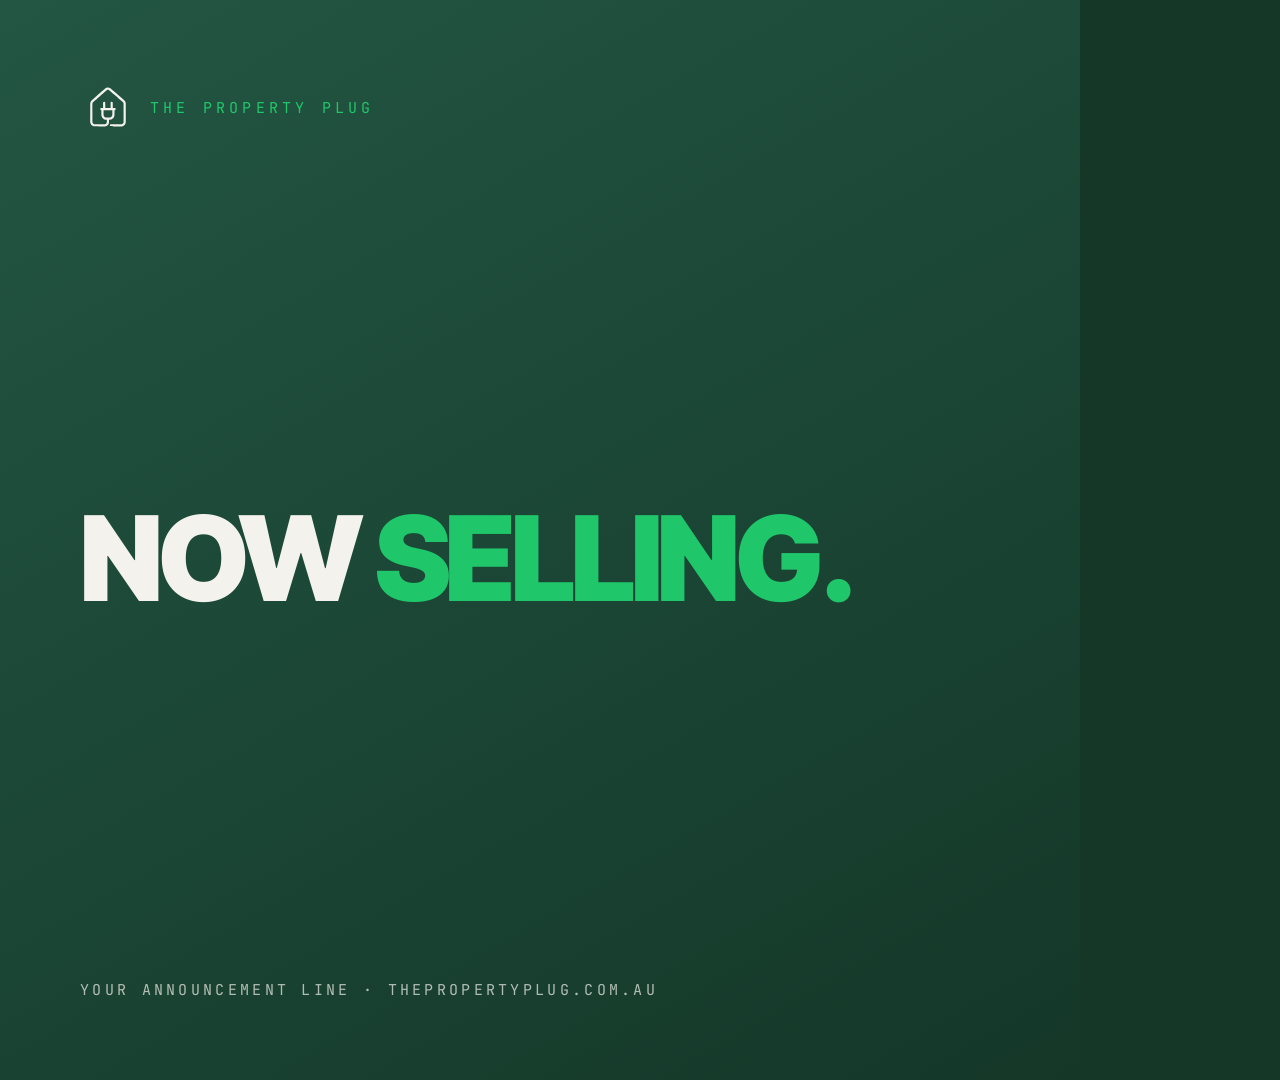
<file: assets/templates/post-announcement.html>
<!-- THE PROPERTY PLUG · editable template. Change the text, keep the layout, weights and colours. -->
<!doctype html><html><head><meta charset="utf-8"><link href="https://fonts.googleapis.com/css2?family=Inter+Tight:wght@800;900&family=Inter:wght@400;500;600;700&family=Fraunces:ital,opsz,wght@1,9..144,400&family=JetBrains+Mono:wght@400;500;700&display=swap" rel="stylesheet"></head><body style="margin:0;width:1080px;height:1080px;overflow:hidden;background:#143728;font-family:Inter,sans-serif;-webkit-font-smoothing:antialiased"><div style="width:1080px;height:1080px;background:linear-gradient(150deg,#235643,#143728);padding:80px;box-sizing:border-box;display:flex;flex-direction:column;justify-content:space-between"><div style="display:flex;align-items:center;gap:14px"><svg width="56" height="56" viewBox="0 0 1254 1254" style="display:block"><g transform="translate(0,1254) scale(0.1,-0.1)" fill="#F4F2EC"><path d="M6151 10849 c-157 -19 -329 -87 -447 -176 -50 -37 -1298 -1136 -2671
-2350 -387 -342 -502 -454 -572 -557 -51 -74 -109 -204 -138 -311 l-28 -100
-3 -2135 c-2 -1585 0 -2154 8 -2210 63 -404 376 -742 786 -847 64 -17 158 -18
1314 -18 l1245 0 89 23 c346 88 605 326 715 657 43 130 51 213 51 519 l0 273
128 6 c269 13 518 113 716 290 123 109 256 312 315 479 65 186 64 179 70 812
l6 578 49 5 c169 14 274 195 202 348 -23 52 -78 107 -125 128 -16 7 -117 14
-271 17 l-245 5 -5 615 c-5 612 -5 615 -27 657 -77 142 -278 172 -384 56 -68
-74 -63 -22 -69 -708 l-5 -620 -597 -3 -597 -2 -3 612 c-3 607 -3 613 -25 653
-48 90 -127 139 -221 138 -108 -1 -204 -72 -232 -171 -6 -23 -10 -254 -10
-634 l0 -598 -218 0 c-248 0 -286 -7 -347 -67 -52 -51 -75 -105 -75 -181 0
-128 80 -221 212 -246 l37 -7 4 -567 c3 -535 5 -572 25 -657 54 -230 148 -412
297 -573 207 -224 524 -362 833 -362 l72 0 0 -262 c0 -287 -8 -343 -58 -446
-37 -77 -119 -162 -193 -202 -129 -68 -43 -64 -1326 -67 -1282 -4 -1242 -6
-1373 59 -138 67 -248 219 -270 373 -6 45 -10 800 -9 2105 0 2252 -4 2130 64
2259 47 88 72 115 325 336 112 99 245 216 295 261 49 44 185 163 300 264 116
102 531 468 924 815 1211 1068 1322 1164 1377 1190 128 61 268 59 392 -4 47
-24 144 -108 1392 -1196 491 -429 1319 -1150 1516 -1320 253 -219 292 -258
333 -334 66 -124 61 39 59 -2298 l-3 -2118 -22 -58 c-49 -129 -155 -239 -284
-295 l-64 -27 -1255 -5 c-1246 -5 -1255 -5 -1300 -26 -95 -44 -150 -127 -150
-229 0 -76 24 -128 83 -182 85 -78 -2 -74 1398 -71 l1244 3 95 26 c52 15 126
41 164 58 236 107 441 325 526 560 69 191 64 -4 68 2311 2 1440 0 2128 -8
2201 -13 133 -40 229 -95 348 -91 190 -129 230 -700 727 -220 191 -539 470
-710 619 -391 341 -895 781 -1089 950 -82 72 -296 258 -475 414 -379 329 -365
318 -467 376 -164 94 -377 137 -563 114z m191 -5069 l899 0 -3 -557 -3 -558
-28 -80 c-85 -241 -270 -407 -506 -451 -67 -13 -152 -15 -484 -12 l-402 4 -80
27 c-172 58 -308 174 -384 328 -76 156 -75 143 -78 709 -2 278 0 524 3 547 5
40 7 42 42 46 20 3 57 3 81 1 24 -2 448 -4 943 -4z"/></g></svg><span style="font-family:'JetBrains Mono',monospace;text-transform:uppercase;font-size:15px;letter-spacing:.28em;color:#1FC76A">The Property Plug</span></div><div style="font-family:'Inter Tight',sans-serif;font-weight:900;text-transform:uppercase;letter-spacing:-.045em;line-height:.92;font-size:118px;color:#F4F2EC">Now <span style="color:#1FC76A">selling.</span></div><div style="font-family:'JetBrains Mono',monospace;text-transform:uppercase;font-size:15px;letter-spacing:.22em;color:rgba(244,242,236,.7)">Your announcement line · thepropertyplug.com.au</div></div></body></html>
</file>
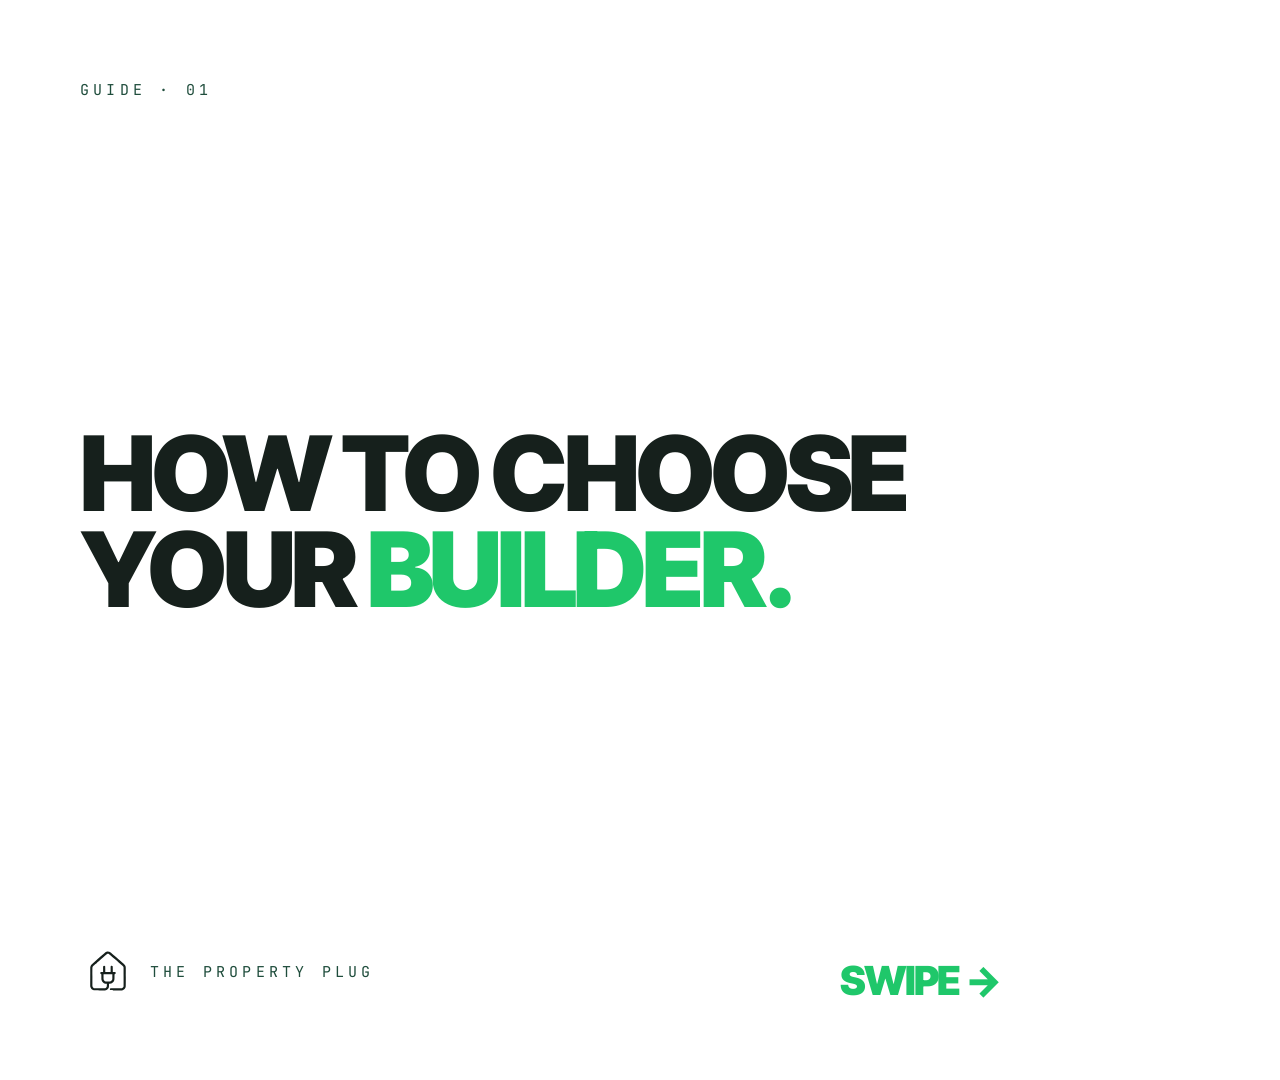
<file: assets/templates/post-carousel-cover.html>
<!-- THE PROPERTY PLUG · editable template. Change the text, keep the layout, weights and colours. -->
<!doctype html><html><head><meta charset="utf-8"><link href="https://fonts.googleapis.com/css2?family=Inter+Tight:wght@800;900&family=Inter:wght@400;500;600;700&family=Fraunces:ital,opsz,wght@1,9..144,400&family=JetBrains+Mono:wght@400;500;700&display=swap" rel="stylesheet"></head><body style="margin:0;width:1080px;height:1080px;overflow:hidden;background:#fff;font-family:Inter,sans-serif;-webkit-font-smoothing:antialiased"><div style="width:1080px;height:1080px;background:#fff;padding:80px;box-sizing:border-box;display:flex;flex-direction:column;justify-content:space-between"><div style="font-family:'JetBrains Mono',monospace;text-transform:uppercase;font-size:15px;letter-spacing:.28em;color:#1F4D3C">Guide · 01</div><div style="font-family:'Inter Tight',sans-serif;font-weight:900;text-transform:uppercase;letter-spacing:-.045em;line-height:.92;font-size:104px;color:#16201C">How to choose<br/>your <span style="color:#1FC76A">builder.</span></div><div style="display:flex;justify-content:space-between;align-items:flex-end"><div style="display:flex;align-items:center;gap:14px"><svg width="56" height="56" viewBox="0 0 1254 1254" style="display:block"><g transform="translate(0,1254) scale(0.1,-0.1)" fill="#16201C"><path d="M6151 10849 c-157 -19 -329 -87 -447 -176 -50 -37 -1298 -1136 -2671
-2350 -387 -342 -502 -454 -572 -557 -51 -74 -109 -204 -138 -311 l-28 -100
-3 -2135 c-2 -1585 0 -2154 8 -2210 63 -404 376 -742 786 -847 64 -17 158 -18
1314 -18 l1245 0 89 23 c346 88 605 326 715 657 43 130 51 213 51 519 l0 273
128 6 c269 13 518 113 716 290 123 109 256 312 315 479 65 186 64 179 70 812
l6 578 49 5 c169 14 274 195 202 348 -23 52 -78 107 -125 128 -16 7 -117 14
-271 17 l-245 5 -5 615 c-5 612 -5 615 -27 657 -77 142 -278 172 -384 56 -68
-74 -63 -22 -69 -708 l-5 -620 -597 -3 -597 -2 -3 612 c-3 607 -3 613 -25 653
-48 90 -127 139 -221 138 -108 -1 -204 -72 -232 -171 -6 -23 -10 -254 -10
-634 l0 -598 -218 0 c-248 0 -286 -7 -347 -67 -52 -51 -75 -105 -75 -181 0
-128 80 -221 212 -246 l37 -7 4 -567 c3 -535 5 -572 25 -657 54 -230 148 -412
297 -573 207 -224 524 -362 833 -362 l72 0 0 -262 c0 -287 -8 -343 -58 -446
-37 -77 -119 -162 -193 -202 -129 -68 -43 -64 -1326 -67 -1282 -4 -1242 -6
-1373 59 -138 67 -248 219 -270 373 -6 45 -10 800 -9 2105 0 2252 -4 2130 64
2259 47 88 72 115 325 336 112 99 245 216 295 261 49 44 185 163 300 264 116
102 531 468 924 815 1211 1068 1322 1164 1377 1190 128 61 268 59 392 -4 47
-24 144 -108 1392 -1196 491 -429 1319 -1150 1516 -1320 253 -219 292 -258
333 -334 66 -124 61 39 59 -2298 l-3 -2118 -22 -58 c-49 -129 -155 -239 -284
-295 l-64 -27 -1255 -5 c-1246 -5 -1255 -5 -1300 -26 -95 -44 -150 -127 -150
-229 0 -76 24 -128 83 -182 85 -78 -2 -74 1398 -71 l1244 3 95 26 c52 15 126
41 164 58 236 107 441 325 526 560 69 191 64 -4 68 2311 2 1440 0 2128 -8
2201 -13 133 -40 229 -95 348 -91 190 -129 230 -700 727 -220 191 -539 470
-710 619 -391 341 -895 781 -1089 950 -82 72 -296 258 -475 414 -379 329 -365
318 -467 376 -164 94 -377 137 -563 114z m191 -5069 l899 0 -3 -557 -3 -558
-28 -80 c-85 -241 -270 -407 -506 -451 -67 -13 -152 -15 -484 -12 l-402 4 -80
27 c-172 58 -308 174 -384 328 -76 156 -75 143 -78 709 -2 278 0 524 3 547 5
40 7 42 42 46 20 3 57 3 81 1 24 -2 448 -4 943 -4z"/></g></svg><span style="font-family:'JetBrains Mono',monospace;text-transform:uppercase;font-size:15px;letter-spacing:.28em;color:#1F4D3C">The Property Plug</span></div><span style="font-family:'Inter Tight',sans-serif;font-weight:900;text-transform:uppercase;letter-spacing:-.045em;line-height:.92;font-size:40px;color:#1FC76A">Swipe →</span></div></div></body></html>
</file>
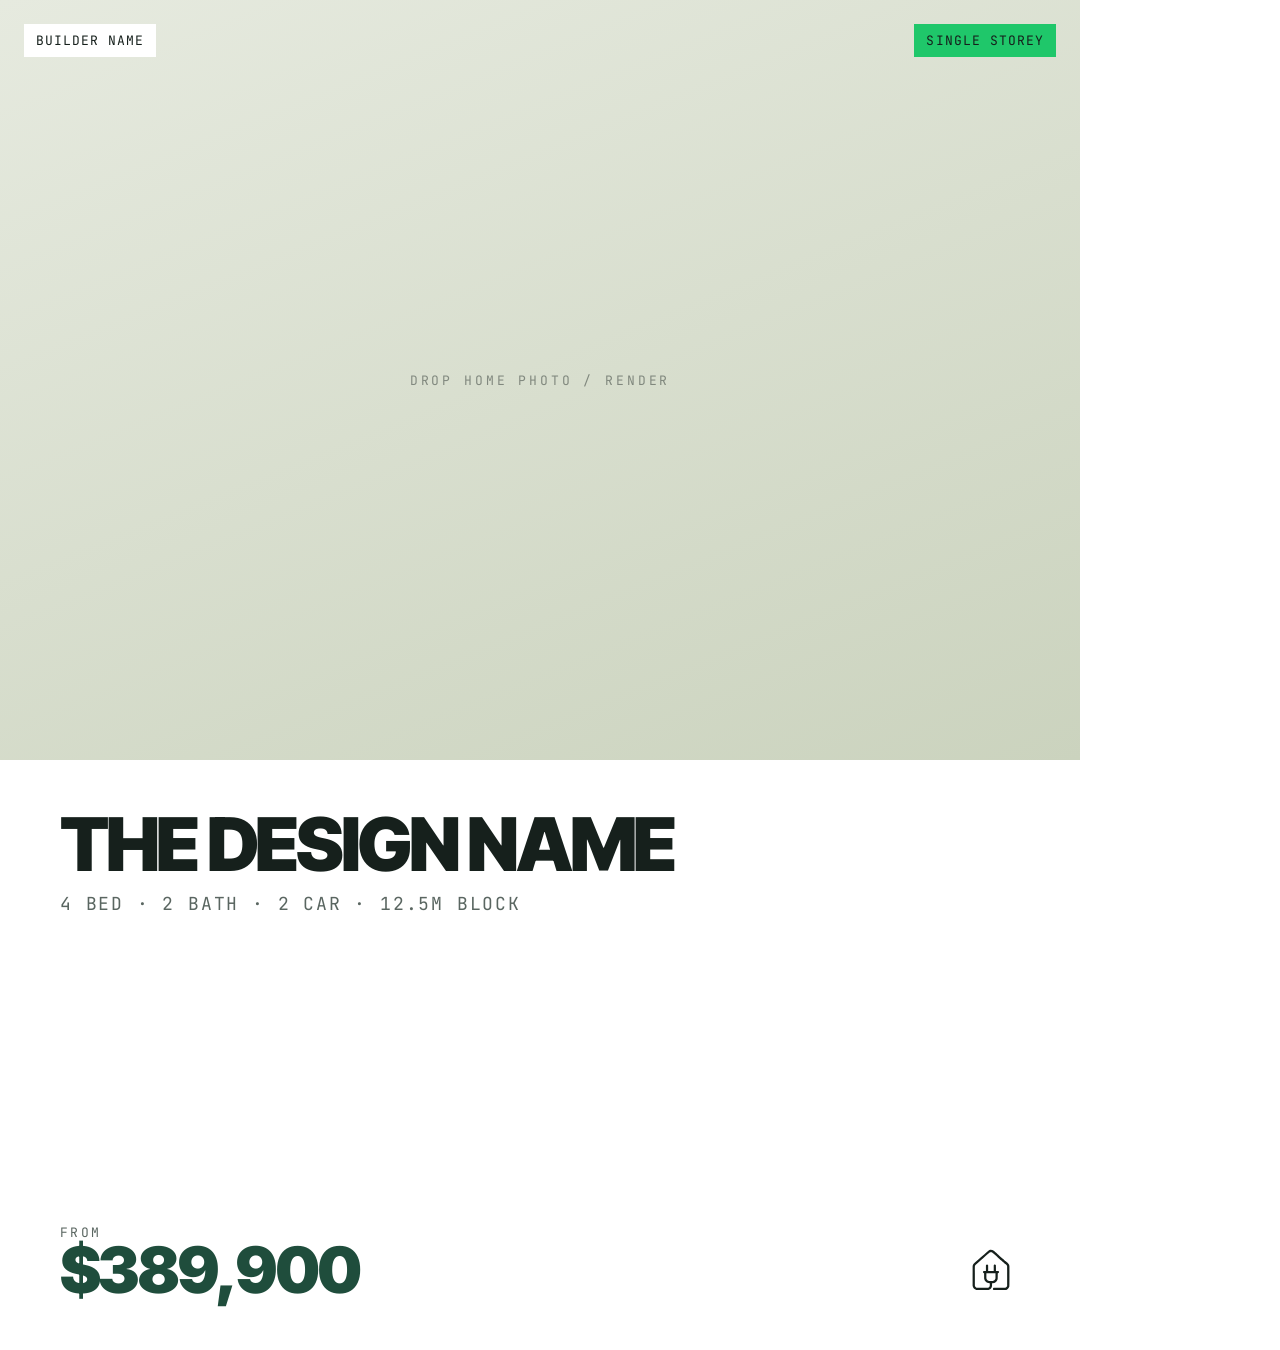
<file: assets/templates/post-listing.html>
<!-- THE PROPERTY PLUG · editable template. Change the text, keep the layout, weights and colours. -->
<!doctype html><html><head><meta charset="utf-8"><link href="https://fonts.googleapis.com/css2?family=Inter+Tight:wght@800;900&family=Inter:wght@400;500;600;700&family=Fraunces:ital,opsz,wght@1,9..144,400&family=JetBrains+Mono:wght@400;500;700&display=swap" rel="stylesheet"></head><body style="margin:0;width:1080px;height:1350px;overflow:hidden;background:#fff;font-family:Inter,sans-serif;-webkit-font-smoothing:antialiased"><div style="width:1080px;height:1350px;background:#fff;display:flex;flex-direction:column"><div style="height:760px;background:linear-gradient(158deg,#E6EADF,#CBD3BE);position:relative;display:flex;align-items:center;justify-content:center"><span style="position:absolute;top:24px;left:24px;font-family:'JetBrains Mono',monospace;text-transform:uppercase;font-size:13px;letter-spacing:.08em;color:#16201C;background:#fff;padding:8px 12px">Builder name</span><span style="position:absolute;top:24px;right:24px;font-family:'JetBrains Mono',monospace;text-transform:uppercase;font-size:13px;letter-spacing:.08em;color:#16201C;background:#1FC76A;padding:8px 12px">Single Storey</span><span style="font-family:'JetBrains Mono',monospace;text-transform:uppercase;font-size:13px;letter-spacing:.22em;color:rgba(22,32,28,.45)">Drop home photo / render</span></div><div style="flex:1;padding:50px 60px;display:flex;flex-direction:column;justify-content:space-between"><div><div style="font-family:'Inter Tight',sans-serif;font-weight:900;text-transform:uppercase;letter-spacing:-.045em;line-height:.92;font-size:74px;color:#16201C">The Design Name</div><div style="font-family:'JetBrains Mono',monospace;text-transform:uppercase;font-size:18px;letter-spacing:.1em;color:#5A6661;margin-top:14px">4 Bed · 2 Bath · 2 Car · 12.5m block</div></div><div style="display:flex;justify-content:space-between;align-items:flex-end"><div><div style="font-family:'JetBrains Mono',monospace;text-transform:uppercase;font-size:13px;letter-spacing:.18em;color:#5A6661">From</div><div style="font-family:'Inter Tight',sans-serif;font-weight:900;text-transform:uppercase;letter-spacing:-.045em;line-height:.92;font-size:64px;color:#1F4D3C">$389,900</div></div><svg width="58" height="58" viewBox="0 0 1254 1254" style="display:block"><g transform="translate(0,1254) scale(0.1,-0.1)" fill="#16201C"><path d="M6151 10849 c-157 -19 -329 -87 -447 -176 -50 -37 -1298 -1136 -2671
-2350 -387 -342 -502 -454 -572 -557 -51 -74 -109 -204 -138 -311 l-28 -100
-3 -2135 c-2 -1585 0 -2154 8 -2210 63 -404 376 -742 786 -847 64 -17 158 -18
1314 -18 l1245 0 89 23 c346 88 605 326 715 657 43 130 51 213 51 519 l0 273
128 6 c269 13 518 113 716 290 123 109 256 312 315 479 65 186 64 179 70 812
l6 578 49 5 c169 14 274 195 202 348 -23 52 -78 107 -125 128 -16 7 -117 14
-271 17 l-245 5 -5 615 c-5 612 -5 615 -27 657 -77 142 -278 172 -384 56 -68
-74 -63 -22 -69 -708 l-5 -620 -597 -3 -597 -2 -3 612 c-3 607 -3 613 -25 653
-48 90 -127 139 -221 138 -108 -1 -204 -72 -232 -171 -6 -23 -10 -254 -10
-634 l0 -598 -218 0 c-248 0 -286 -7 -347 -67 -52 -51 -75 -105 -75 -181 0
-128 80 -221 212 -246 l37 -7 4 -567 c3 -535 5 -572 25 -657 54 -230 148 -412
297 -573 207 -224 524 -362 833 -362 l72 0 0 -262 c0 -287 -8 -343 -58 -446
-37 -77 -119 -162 -193 -202 -129 -68 -43 -64 -1326 -67 -1282 -4 -1242 -6
-1373 59 -138 67 -248 219 -270 373 -6 45 -10 800 -9 2105 0 2252 -4 2130 64
2259 47 88 72 115 325 336 112 99 245 216 295 261 49 44 185 163 300 264 116
102 531 468 924 815 1211 1068 1322 1164 1377 1190 128 61 268 59 392 -4 47
-24 144 -108 1392 -1196 491 -429 1319 -1150 1516 -1320 253 -219 292 -258
333 -334 66 -124 61 39 59 -2298 l-3 -2118 -22 -58 c-49 -129 -155 -239 -284
-295 l-64 -27 -1255 -5 c-1246 -5 -1255 -5 -1300 -26 -95 -44 -150 -127 -150
-229 0 -76 24 -128 83 -182 85 -78 -2 -74 1398 -71 l1244 3 95 26 c52 15 126
41 164 58 236 107 441 325 526 560 69 191 64 -4 68 2311 2 1440 0 2128 -8
2201 -13 133 -40 229 -95 348 -91 190 -129 230 -700 727 -220 191 -539 470
-710 619 -391 341 -895 781 -1089 950 -82 72 -296 258 -475 414 -379 329 -365
318 -467 376 -164 94 -377 137 -563 114z m191 -5069 l899 0 -3 -557 -3 -558
-28 -80 c-85 -241 -270 -407 -506 -451 -67 -13 -152 -15 -484 -12 l-402 4 -80
27 c-172 58 -308 174 -384 328 -76 156 -75 143 -78 709 -2 278 0 524 3 547 5
40 7 42 42 46 20 3 57 3 81 1 24 -2 448 -4 943 -4z"/></g></svg></div></div></div></body></html>
</file>
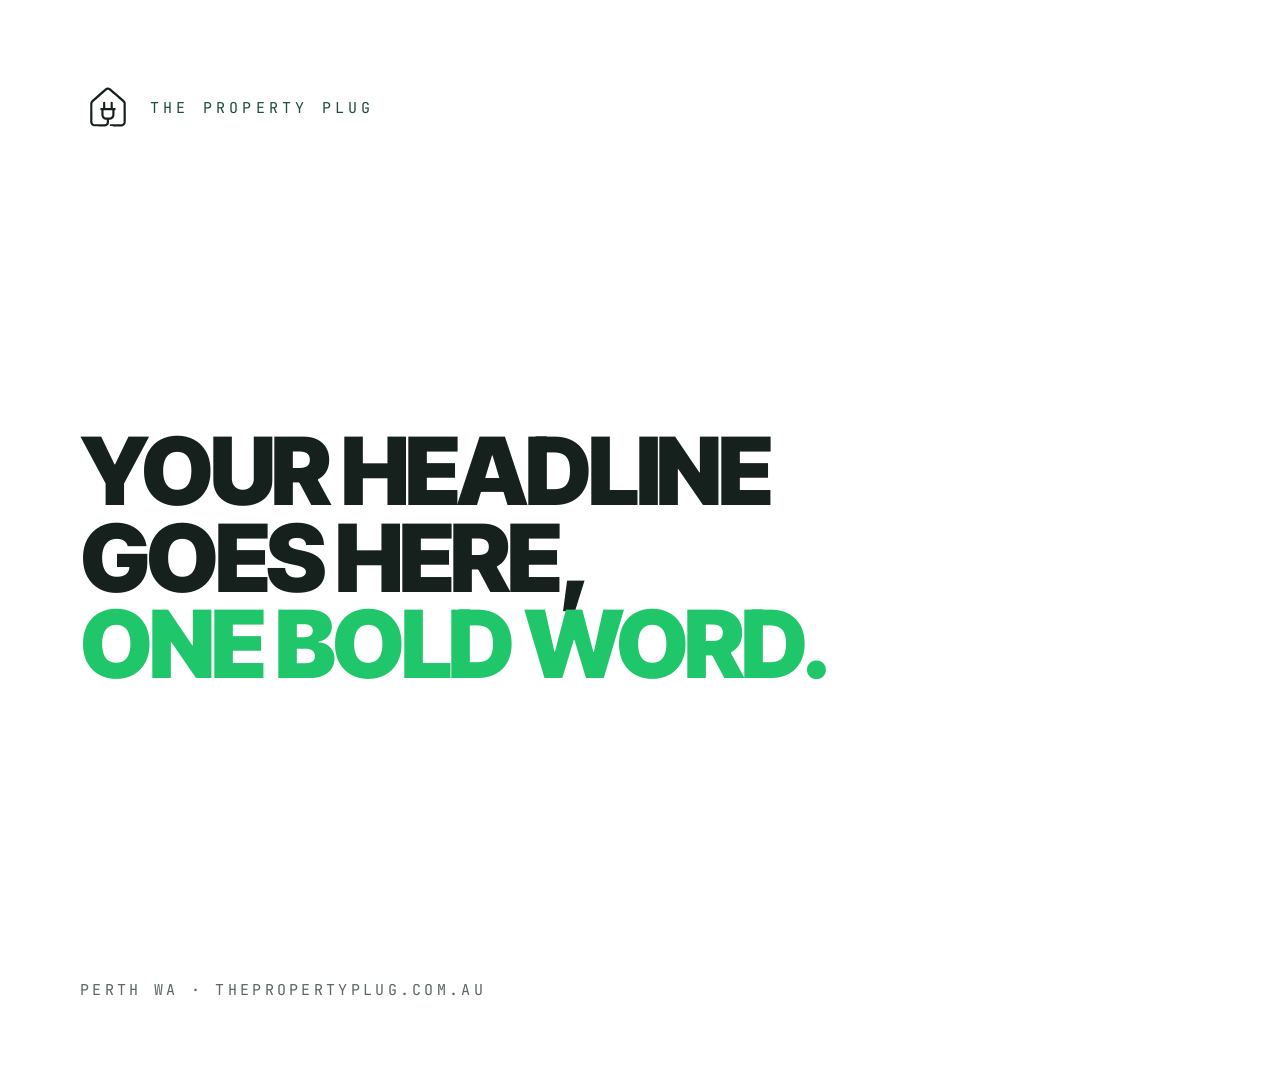
<file: assets/templates/post-quote.html>
<!-- THE PROPERTY PLUG · editable template. Change the text, keep the layout, weights and colours. -->
<!doctype html><html><head><meta charset="utf-8"><link href="https://fonts.googleapis.com/css2?family=Inter+Tight:wght@800;900&family=Inter:wght@400;500;600;700&family=Fraunces:ital,opsz,wght@1,9..144,400&family=JetBrains+Mono:wght@400;500;700&display=swap" rel="stylesheet"></head><body style="margin:0;width:1080px;height:1080px;overflow:hidden;background:#fff;font-family:Inter,sans-serif;-webkit-font-smoothing:antialiased"><div style="width:1080px;height:1080px;background:#fff;padding:80px;box-sizing:border-box;display:flex;flex-direction:column;justify-content:space-between"><div style="display:flex;align-items:center;gap:14px"><svg width="56" height="56" viewBox="0 0 1254 1254" style="display:block"><g transform="translate(0,1254) scale(0.1,-0.1)" fill="#16201C"><path d="M6151 10849 c-157 -19 -329 -87 -447 -176 -50 -37 -1298 -1136 -2671
-2350 -387 -342 -502 -454 -572 -557 -51 -74 -109 -204 -138 -311 l-28 -100
-3 -2135 c-2 -1585 0 -2154 8 -2210 63 -404 376 -742 786 -847 64 -17 158 -18
1314 -18 l1245 0 89 23 c346 88 605 326 715 657 43 130 51 213 51 519 l0 273
128 6 c269 13 518 113 716 290 123 109 256 312 315 479 65 186 64 179 70 812
l6 578 49 5 c169 14 274 195 202 348 -23 52 -78 107 -125 128 -16 7 -117 14
-271 17 l-245 5 -5 615 c-5 612 -5 615 -27 657 -77 142 -278 172 -384 56 -68
-74 -63 -22 -69 -708 l-5 -620 -597 -3 -597 -2 -3 612 c-3 607 -3 613 -25 653
-48 90 -127 139 -221 138 -108 -1 -204 -72 -232 -171 -6 -23 -10 -254 -10
-634 l0 -598 -218 0 c-248 0 -286 -7 -347 -67 -52 -51 -75 -105 -75 -181 0
-128 80 -221 212 -246 l37 -7 4 -567 c3 -535 5 -572 25 -657 54 -230 148 -412
297 -573 207 -224 524 -362 833 -362 l72 0 0 -262 c0 -287 -8 -343 -58 -446
-37 -77 -119 -162 -193 -202 -129 -68 -43 -64 -1326 -67 -1282 -4 -1242 -6
-1373 59 -138 67 -248 219 -270 373 -6 45 -10 800 -9 2105 0 2252 -4 2130 64
2259 47 88 72 115 325 336 112 99 245 216 295 261 49 44 185 163 300 264 116
102 531 468 924 815 1211 1068 1322 1164 1377 1190 128 61 268 59 392 -4 47
-24 144 -108 1392 -1196 491 -429 1319 -1150 1516 -1320 253 -219 292 -258
333 -334 66 -124 61 39 59 -2298 l-3 -2118 -22 -58 c-49 -129 -155 -239 -284
-295 l-64 -27 -1255 -5 c-1246 -5 -1255 -5 -1300 -26 -95 -44 -150 -127 -150
-229 0 -76 24 -128 83 -182 85 -78 -2 -74 1398 -71 l1244 3 95 26 c52 15 126
41 164 58 236 107 441 325 526 560 69 191 64 -4 68 2311 2 1440 0 2128 -8
2201 -13 133 -40 229 -95 348 -91 190 -129 230 -700 727 -220 191 -539 470
-710 619 -391 341 -895 781 -1089 950 -82 72 -296 258 -475 414 -379 329 -365
318 -467 376 -164 94 -377 137 -563 114z m191 -5069 l899 0 -3 -557 -3 -558
-28 -80 c-85 -241 -270 -407 -506 -451 -67 -13 -152 -15 -484 -12 l-402 4 -80
27 c-172 58 -308 174 -384 328 -76 156 -75 143 -78 709 -2 278 0 524 3 547 5
40 7 42 42 46 20 3 57 3 81 1 24 -2 448 -4 943 -4z"/></g></svg><span style="font-family:'JetBrains Mono',monospace;text-transform:uppercase;font-size:15px;letter-spacing:.28em;color:#1F4D3C">The Property Plug</span></div><div style="font-family:'Inter Tight',sans-serif;font-weight:900;text-transform:uppercase;letter-spacing:-.045em;line-height:.92;font-size:94px;color:#16201C">Your headline goes here,<br/><span style="color:#1FC76A">one bold word.</span></div><div style="font-family:'JetBrains Mono',monospace;text-transform:uppercase;font-size:15px;letter-spacing:.22em;color:#5A6661">Perth WA · thepropertyplug.com.au</div></div></body></html>
</file>
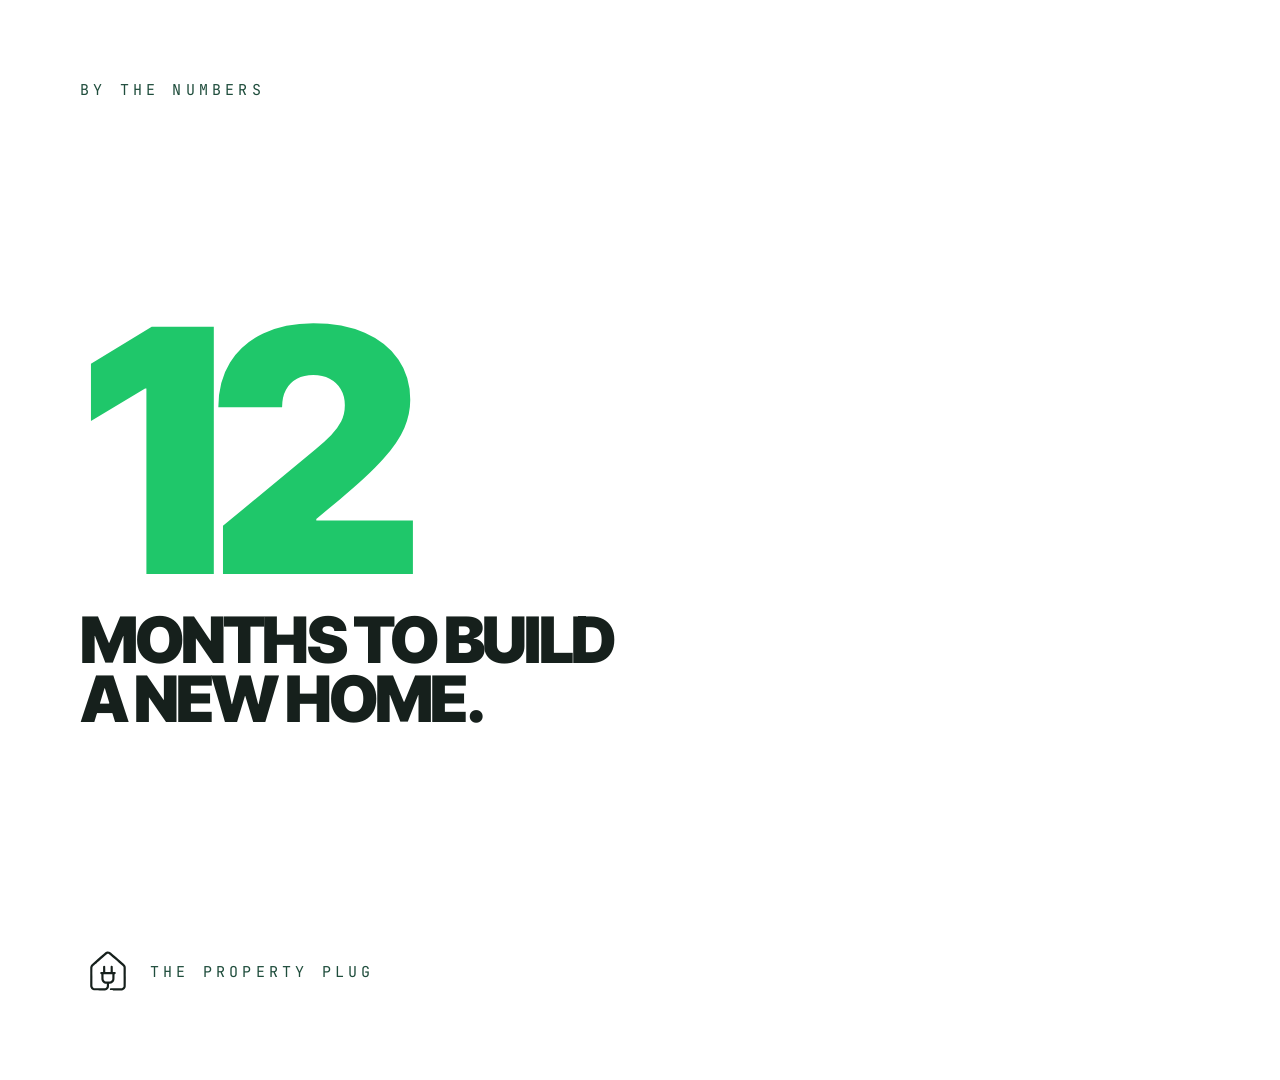
<file: assets/templates/post-stat.html>
<!-- THE PROPERTY PLUG · editable template. Change the text, keep the layout, weights and colours. -->
<!doctype html><html><head><meta charset="utf-8"><link href="https://fonts.googleapis.com/css2?family=Inter+Tight:wght@800;900&family=Inter:wght@400;500;600;700&family=Fraunces:ital,opsz,wght@1,9..144,400&family=JetBrains+Mono:wght@400;500;700&display=swap" rel="stylesheet"></head><body style="margin:0;width:1080px;height:1080px;overflow:hidden;background:#fff;font-family:Inter,sans-serif;-webkit-font-smoothing:antialiased"><div style="width:1080px;height:1080px;background:#fff;padding:80px;box-sizing:border-box;display:flex;flex-direction:column;justify-content:space-between"><div style="font-family:'JetBrains Mono',monospace;text-transform:uppercase;font-size:15px;letter-spacing:.28em;color:#1F4D3C">By the numbers</div><div><div style="font-family:'Inter Tight',sans-serif;font-weight:900;text-transform:uppercase;letter-spacing:-.045em;line-height:.92;font-size:340px;color:#1FC76A;line-height:.8">12</div><div style="font-family:'Inter Tight',sans-serif;font-weight:900;text-transform:uppercase;letter-spacing:-.045em;line-height:.92;font-size:64px;color:#16201C;margin-top:24px">Months to build<br/>a new home.</div></div><div style="display:flex;align-items:center;gap:14px"><svg width="56" height="56" viewBox="0 0 1254 1254" style="display:block"><g transform="translate(0,1254) scale(0.1,-0.1)" fill="#16201C"><path d="M6151 10849 c-157 -19 -329 -87 -447 -176 -50 -37 -1298 -1136 -2671
-2350 -387 -342 -502 -454 -572 -557 -51 -74 -109 -204 -138 -311 l-28 -100
-3 -2135 c-2 -1585 0 -2154 8 -2210 63 -404 376 -742 786 -847 64 -17 158 -18
1314 -18 l1245 0 89 23 c346 88 605 326 715 657 43 130 51 213 51 519 l0 273
128 6 c269 13 518 113 716 290 123 109 256 312 315 479 65 186 64 179 70 812
l6 578 49 5 c169 14 274 195 202 348 -23 52 -78 107 -125 128 -16 7 -117 14
-271 17 l-245 5 -5 615 c-5 612 -5 615 -27 657 -77 142 -278 172 -384 56 -68
-74 -63 -22 -69 -708 l-5 -620 -597 -3 -597 -2 -3 612 c-3 607 -3 613 -25 653
-48 90 -127 139 -221 138 -108 -1 -204 -72 -232 -171 -6 -23 -10 -254 -10
-634 l0 -598 -218 0 c-248 0 -286 -7 -347 -67 -52 -51 -75 -105 -75 -181 0
-128 80 -221 212 -246 l37 -7 4 -567 c3 -535 5 -572 25 -657 54 -230 148 -412
297 -573 207 -224 524 -362 833 -362 l72 0 0 -262 c0 -287 -8 -343 -58 -446
-37 -77 -119 -162 -193 -202 -129 -68 -43 -64 -1326 -67 -1282 -4 -1242 -6
-1373 59 -138 67 -248 219 -270 373 -6 45 -10 800 -9 2105 0 2252 -4 2130 64
2259 47 88 72 115 325 336 112 99 245 216 295 261 49 44 185 163 300 264 116
102 531 468 924 815 1211 1068 1322 1164 1377 1190 128 61 268 59 392 -4 47
-24 144 -108 1392 -1196 491 -429 1319 -1150 1516 -1320 253 -219 292 -258
333 -334 66 -124 61 39 59 -2298 l-3 -2118 -22 -58 c-49 -129 -155 -239 -284
-295 l-64 -27 -1255 -5 c-1246 -5 -1255 -5 -1300 -26 -95 -44 -150 -127 -150
-229 0 -76 24 -128 83 -182 85 -78 -2 -74 1398 -71 l1244 3 95 26 c52 15 126
41 164 58 236 107 441 325 526 560 69 191 64 -4 68 2311 2 1440 0 2128 -8
2201 -13 133 -40 229 -95 348 -91 190 -129 230 -700 727 -220 191 -539 470
-710 619 -391 341 -895 781 -1089 950 -82 72 -296 258 -475 414 -379 329 -365
318 -467 376 -164 94 -377 137 -563 114z m191 -5069 l899 0 -3 -557 -3 -558
-28 -80 c-85 -241 -270 -407 -506 -451 -67 -13 -152 -15 -484 -12 l-402 4 -80
27 c-172 58 -308 174 -384 328 -76 156 -75 143 -78 709 -2 278 0 524 3 547 5
40 7 42 42 46 20 3 57 3 81 1 24 -2 448 -4 943 -4z"/></g></svg><span style="font-family:'JetBrains Mono',monospace;text-transform:uppercase;font-size:15px;letter-spacing:.28em;color:#1F4D3C">The Property Plug</span></div></div></body></html>
</file>
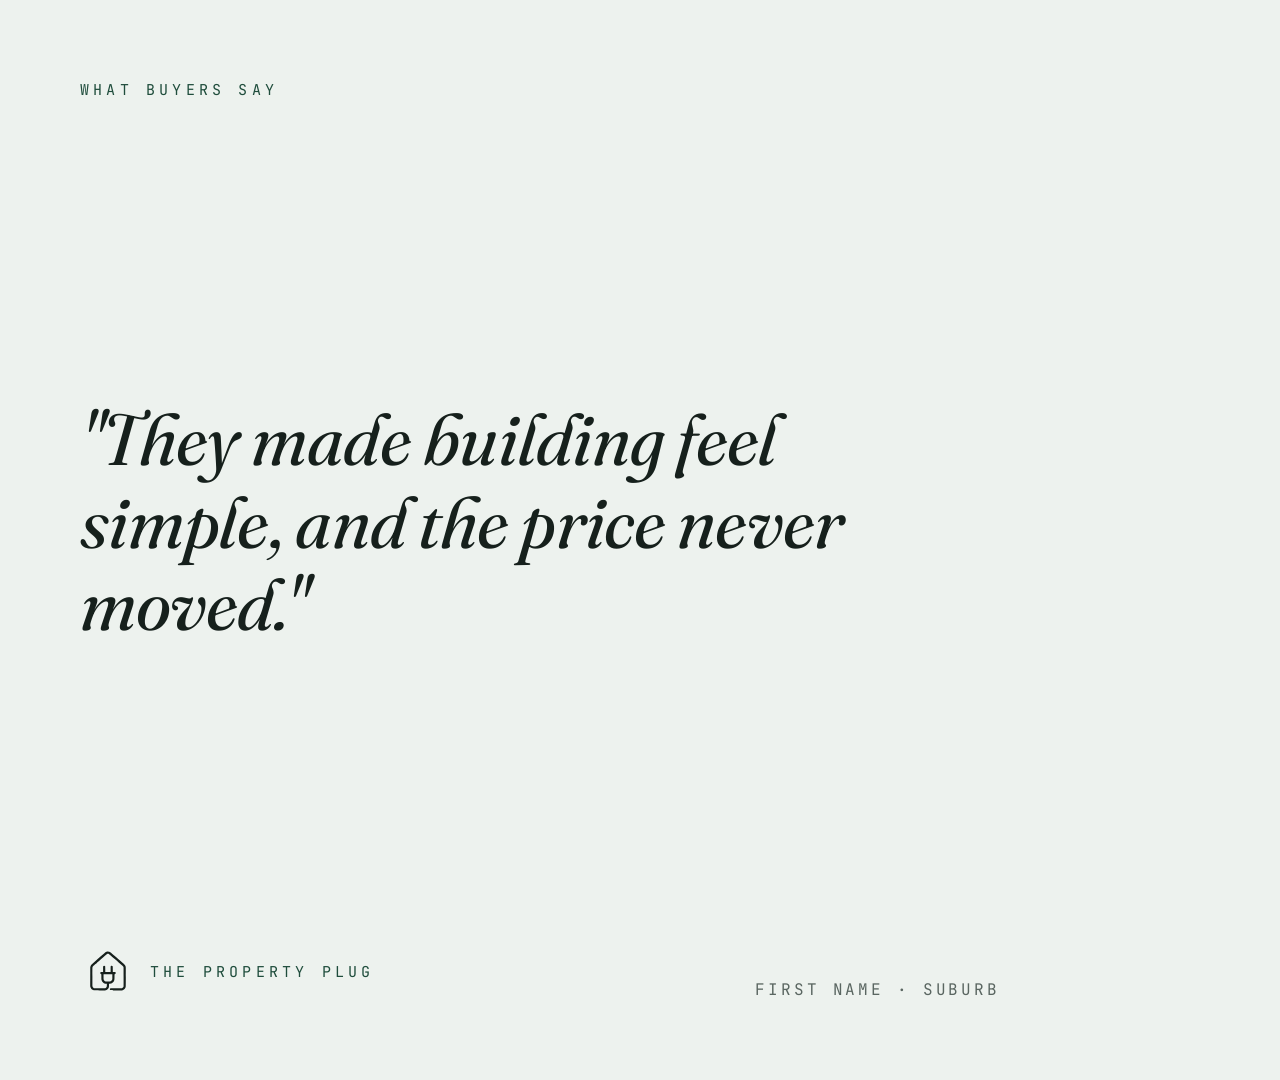
<file: assets/templates/post-testimonial.html>
<!-- THE PROPERTY PLUG · editable template. Change the text, keep the layout, weights and colours. -->
<!doctype html><html><head><meta charset="utf-8"><link href="https://fonts.googleapis.com/css2?family=Inter+Tight:wght@800;900&family=Inter:wght@400;500;600;700&family=Fraunces:ital,opsz,wght@1,9..144,400&family=JetBrains+Mono:wght@400;500;700&display=swap" rel="stylesheet"></head><body style="margin:0;width:1080px;height:1080px;overflow:hidden;background:#EDF2EE;font-family:Inter,sans-serif;-webkit-font-smoothing:antialiased"><div style="width:1080px;height:1080px;background:#EDF2EE;padding:80px;box-sizing:border-box;display:flex;flex-direction:column;justify-content:space-between"><div style="font-family:'JetBrains Mono',monospace;text-transform:uppercase;font-size:15px;letter-spacing:.28em;color:#1F4D3C">What buyers say</div><div style="font-family:'Fraunces',serif;font-style:italic;font-weight:400;font-size:72px;line-height:1.15;letter-spacing:-.01em;color:#16201C;max-width:18ch">"They made building feel simple, and the price never moved."</div><div style="display:flex;justify-content:space-between;align-items:flex-end"><div style="display:flex;align-items:center;gap:14px"><svg width="56" height="56" viewBox="0 0 1254 1254" style="display:block"><g transform="translate(0,1254) scale(0.1,-0.1)" fill="#16201C"><path d="M6151 10849 c-157 -19 -329 -87 -447 -176 -50 -37 -1298 -1136 -2671
-2350 -387 -342 -502 -454 -572 -557 -51 -74 -109 -204 -138 -311 l-28 -100
-3 -2135 c-2 -1585 0 -2154 8 -2210 63 -404 376 -742 786 -847 64 -17 158 -18
1314 -18 l1245 0 89 23 c346 88 605 326 715 657 43 130 51 213 51 519 l0 273
128 6 c269 13 518 113 716 290 123 109 256 312 315 479 65 186 64 179 70 812
l6 578 49 5 c169 14 274 195 202 348 -23 52 -78 107 -125 128 -16 7 -117 14
-271 17 l-245 5 -5 615 c-5 612 -5 615 -27 657 -77 142 -278 172 -384 56 -68
-74 -63 -22 -69 -708 l-5 -620 -597 -3 -597 -2 -3 612 c-3 607 -3 613 -25 653
-48 90 -127 139 -221 138 -108 -1 -204 -72 -232 -171 -6 -23 -10 -254 -10
-634 l0 -598 -218 0 c-248 0 -286 -7 -347 -67 -52 -51 -75 -105 -75 -181 0
-128 80 -221 212 -246 l37 -7 4 -567 c3 -535 5 -572 25 -657 54 -230 148 -412
297 -573 207 -224 524 -362 833 -362 l72 0 0 -262 c0 -287 -8 -343 -58 -446
-37 -77 -119 -162 -193 -202 -129 -68 -43 -64 -1326 -67 -1282 -4 -1242 -6
-1373 59 -138 67 -248 219 -270 373 -6 45 -10 800 -9 2105 0 2252 -4 2130 64
2259 47 88 72 115 325 336 112 99 245 216 295 261 49 44 185 163 300 264 116
102 531 468 924 815 1211 1068 1322 1164 1377 1190 128 61 268 59 392 -4 47
-24 144 -108 1392 -1196 491 -429 1319 -1150 1516 -1320 253 -219 292 -258
333 -334 66 -124 61 39 59 -2298 l-3 -2118 -22 -58 c-49 -129 -155 -239 -284
-295 l-64 -27 -1255 -5 c-1246 -5 -1255 -5 -1300 -26 -95 -44 -150 -127 -150
-229 0 -76 24 -128 83 -182 85 -78 -2 -74 1398 -71 l1244 3 95 26 c52 15 126
41 164 58 236 107 441 325 526 560 69 191 64 -4 68 2311 2 1440 0 2128 -8
2201 -13 133 -40 229 -95 348 -91 190 -129 230 -700 727 -220 191 -539 470
-710 619 -391 341 -895 781 -1089 950 -82 72 -296 258 -475 414 -379 329 -365
318 -467 376 -164 94 -377 137 -563 114z m191 -5069 l899 0 -3 -557 -3 -558
-28 -80 c-85 -241 -270 -407 -506 -451 -67 -13 -152 -15 -484 -12 l-402 4 -80
27 c-172 58 -308 174 -384 328 -76 156 -75 143 -78 709 -2 278 0 524 3 547 5
40 7 42 42 46 20 3 57 3 81 1 24 -2 448 -4 943 -4z"/></g></svg><span style="font-family:'JetBrains Mono',monospace;text-transform:uppercase;font-size:15px;letter-spacing:.28em;color:#1F4D3C">The Property Plug</span></div><span style="font-family:'JetBrains Mono',monospace;text-transform:uppercase;font-size:16px;letter-spacing:.18em;color:#5A6661">First name · Suburb</span></div></div></body></html>
</file>
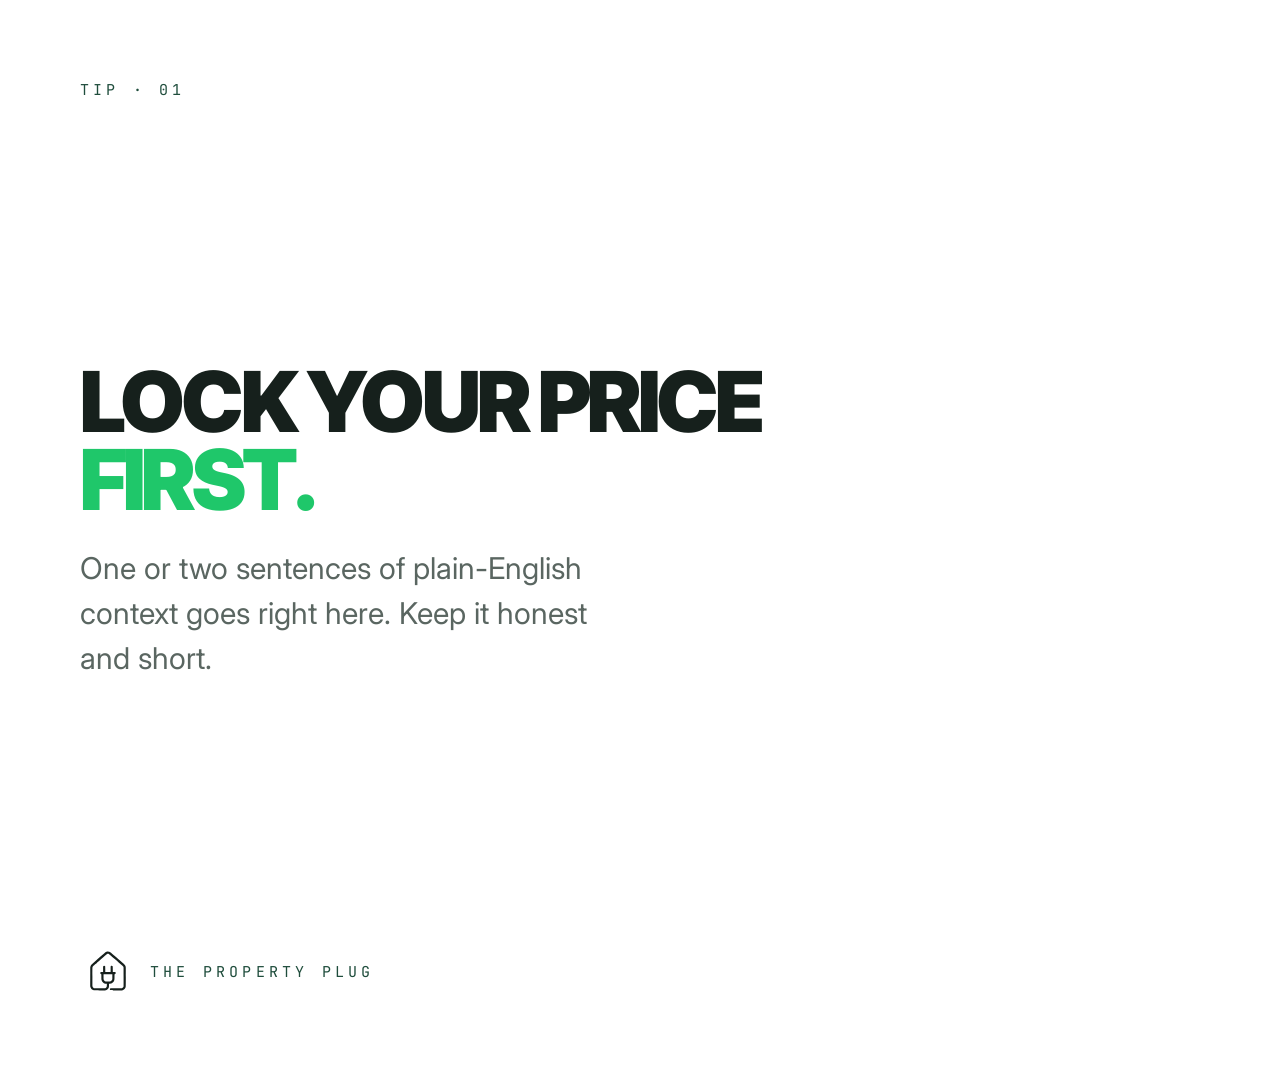
<file: assets/templates/post-tip.html>
<!-- THE PROPERTY PLUG · editable template. Change the text, keep the layout, weights and colours. -->
<!doctype html><html><head><meta charset="utf-8"><link href="https://fonts.googleapis.com/css2?family=Inter+Tight:wght@800;900&family=Inter:wght@400;500;600;700&family=Fraunces:ital,opsz,wght@1,9..144,400&family=JetBrains+Mono:wght@400;500;700&display=swap" rel="stylesheet"></head><body style="margin:0;width:1080px;height:1080px;overflow:hidden;background:#fff;font-family:Inter,sans-serif;-webkit-font-smoothing:antialiased"><div style="width:1080px;height:1080px;background:#fff;padding:80px;box-sizing:border-box;display:flex;flex-direction:column;justify-content:space-between"><div style="font-family:'JetBrains Mono',monospace;text-transform:uppercase;font-size:15px;letter-spacing:.28em;color:#1F4D3C">Tip · 01</div><div><div style="font-family:'Inter Tight',sans-serif;font-weight:900;text-transform:uppercase;letter-spacing:-.045em;line-height:.92;font-size:84px;color:#16201C">Lock your price <span style="color:#1FC76A">first.</span></div><div style="font-size:30px;line-height:1.5;color:#5A6661;margin-top:28px;max-width:30ch">One or two sentences of plain-English context goes right here. Keep it honest and short.</div></div><div style="display:flex;align-items:center;gap:14px"><svg width="56" height="56" viewBox="0 0 1254 1254" style="display:block"><g transform="translate(0,1254) scale(0.1,-0.1)" fill="#16201C"><path d="M6151 10849 c-157 -19 -329 -87 -447 -176 -50 -37 -1298 -1136 -2671
-2350 -387 -342 -502 -454 -572 -557 -51 -74 -109 -204 -138 -311 l-28 -100
-3 -2135 c-2 -1585 0 -2154 8 -2210 63 -404 376 -742 786 -847 64 -17 158 -18
1314 -18 l1245 0 89 23 c346 88 605 326 715 657 43 130 51 213 51 519 l0 273
128 6 c269 13 518 113 716 290 123 109 256 312 315 479 65 186 64 179 70 812
l6 578 49 5 c169 14 274 195 202 348 -23 52 -78 107 -125 128 -16 7 -117 14
-271 17 l-245 5 -5 615 c-5 612 -5 615 -27 657 -77 142 -278 172 -384 56 -68
-74 -63 -22 -69 -708 l-5 -620 -597 -3 -597 -2 -3 612 c-3 607 -3 613 -25 653
-48 90 -127 139 -221 138 -108 -1 -204 -72 -232 -171 -6 -23 -10 -254 -10
-634 l0 -598 -218 0 c-248 0 -286 -7 -347 -67 -52 -51 -75 -105 -75 -181 0
-128 80 -221 212 -246 l37 -7 4 -567 c3 -535 5 -572 25 -657 54 -230 148 -412
297 -573 207 -224 524 -362 833 -362 l72 0 0 -262 c0 -287 -8 -343 -58 -446
-37 -77 -119 -162 -193 -202 -129 -68 -43 -64 -1326 -67 -1282 -4 -1242 -6
-1373 59 -138 67 -248 219 -270 373 -6 45 -10 800 -9 2105 0 2252 -4 2130 64
2259 47 88 72 115 325 336 112 99 245 216 295 261 49 44 185 163 300 264 116
102 531 468 924 815 1211 1068 1322 1164 1377 1190 128 61 268 59 392 -4 47
-24 144 -108 1392 -1196 491 -429 1319 -1150 1516 -1320 253 -219 292 -258
333 -334 66 -124 61 39 59 -2298 l-3 -2118 -22 -58 c-49 -129 -155 -239 -284
-295 l-64 -27 -1255 -5 c-1246 -5 -1255 -5 -1300 -26 -95 -44 -150 -127 -150
-229 0 -76 24 -128 83 -182 85 -78 -2 -74 1398 -71 l1244 3 95 26 c52 15 126
41 164 58 236 107 441 325 526 560 69 191 64 -4 68 2311 2 1440 0 2128 -8
2201 -13 133 -40 229 -95 348 -91 190 -129 230 -700 727 -220 191 -539 470
-710 619 -391 341 -895 781 -1089 950 -82 72 -296 258 -475 414 -379 329 -365
318 -467 376 -164 94 -377 137 -563 114z m191 -5069 l899 0 -3 -557 -3 -558
-28 -80 c-85 -241 -270 -407 -506 -451 -67 -13 -152 -15 -484 -12 l-402 4 -80
27 c-172 58 -308 174 -384 328 -76 156 -75 143 -78 709 -2 278 0 524 3 547 5
40 7 42 42 46 20 3 57 3 81 1 24 -2 448 -4 943 -4z"/></g></svg><span style="font-family:'JetBrains Mono',monospace;text-transform:uppercase;font-size:15px;letter-spacing:.28em;color:#1F4D3C">The Property Plug</span></div></div></body></html>
</file>
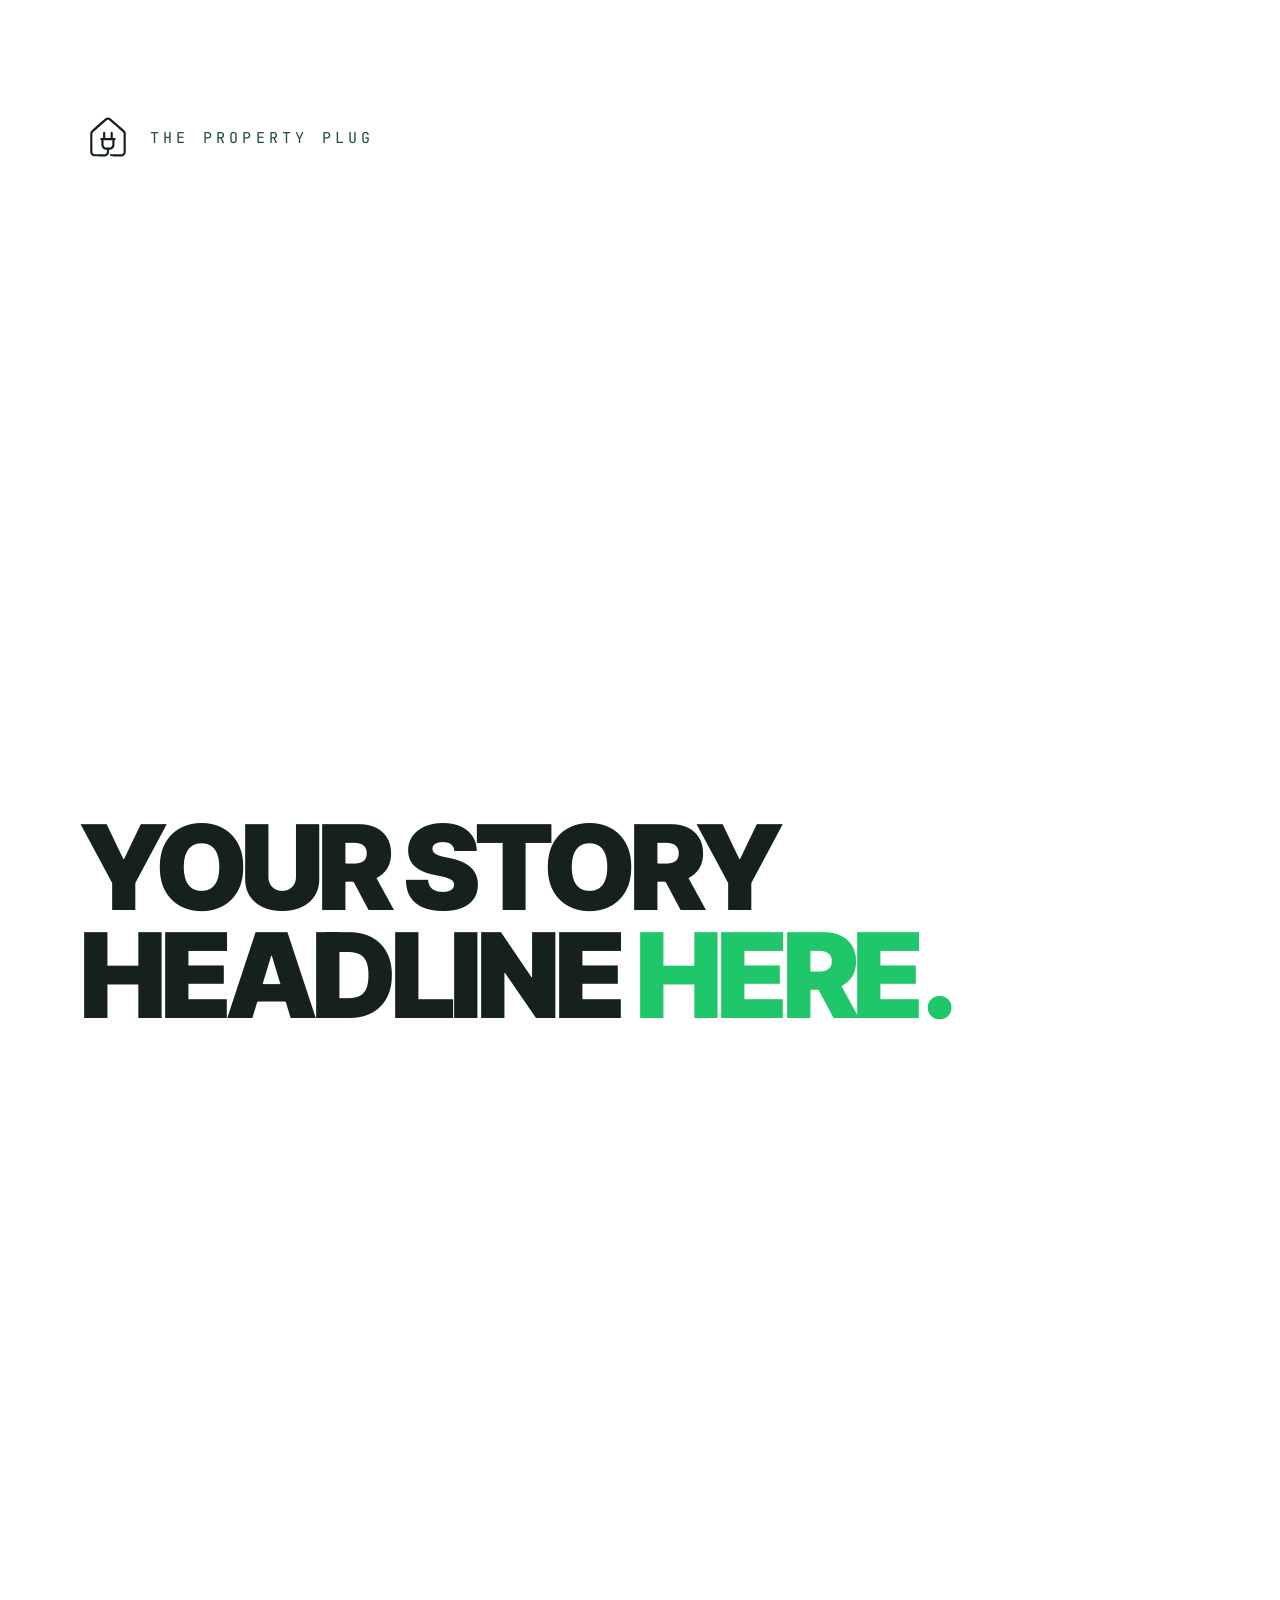
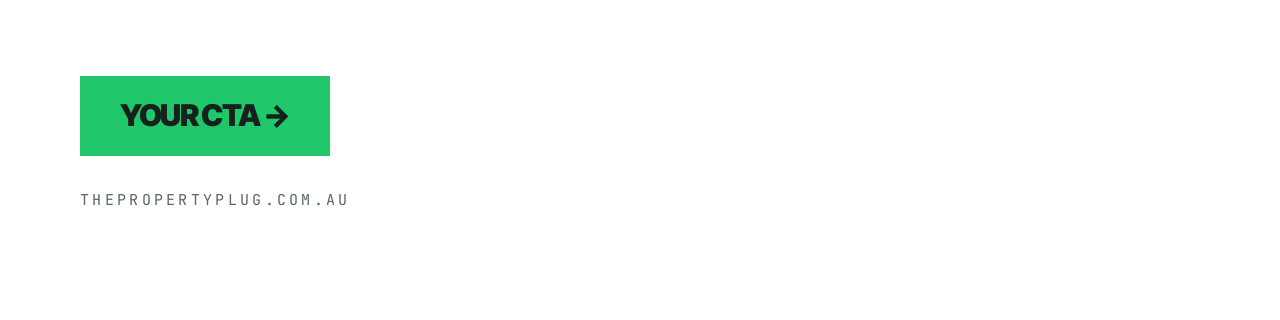
<file: assets/templates/story-text.html>
<!-- THE PROPERTY PLUG · editable template. Change the text, keep the layout, weights and colours. -->
<!doctype html><html><head><meta charset="utf-8"><link href="https://fonts.googleapis.com/css2?family=Inter+Tight:wght@800;900&family=Inter:wght@400;500;600;700&family=Fraunces:ital,opsz,wght@1,9..144,400&family=JetBrains+Mono:wght@400;500;700&display=swap" rel="stylesheet"></head><body style="margin:0;width:1080px;height:1920px;overflow:hidden;background:#fff;font-family:Inter,sans-serif;-webkit-font-smoothing:antialiased"><div style="width:1080px;height:1920px;background:#fff;padding:110px 80px;box-sizing:border-box;display:flex;flex-direction:column;justify-content:space-between"><div style="display:flex;align-items:center;gap:14px"><svg width="56" height="56" viewBox="0 0 1254 1254" style="display:block"><g transform="translate(0,1254) scale(0.1,-0.1)" fill="#16201C"><path d="M6151 10849 c-157 -19 -329 -87 -447 -176 -50 -37 -1298 -1136 -2671
-2350 -387 -342 -502 -454 -572 -557 -51 -74 -109 -204 -138 -311 l-28 -100
-3 -2135 c-2 -1585 0 -2154 8 -2210 63 -404 376 -742 786 -847 64 -17 158 -18
1314 -18 l1245 0 89 23 c346 88 605 326 715 657 43 130 51 213 51 519 l0 273
128 6 c269 13 518 113 716 290 123 109 256 312 315 479 65 186 64 179 70 812
l6 578 49 5 c169 14 274 195 202 348 -23 52 -78 107 -125 128 -16 7 -117 14
-271 17 l-245 5 -5 615 c-5 612 -5 615 -27 657 -77 142 -278 172 -384 56 -68
-74 -63 -22 -69 -708 l-5 -620 -597 -3 -597 -2 -3 612 c-3 607 -3 613 -25 653
-48 90 -127 139 -221 138 -108 -1 -204 -72 -232 -171 -6 -23 -10 -254 -10
-634 l0 -598 -218 0 c-248 0 -286 -7 -347 -67 -52 -51 -75 -105 -75 -181 0
-128 80 -221 212 -246 l37 -7 4 -567 c3 -535 5 -572 25 -657 54 -230 148 -412
297 -573 207 -224 524 -362 833 -362 l72 0 0 -262 c0 -287 -8 -343 -58 -446
-37 -77 -119 -162 -193 -202 -129 -68 -43 -64 -1326 -67 -1282 -4 -1242 -6
-1373 59 -138 67 -248 219 -270 373 -6 45 -10 800 -9 2105 0 2252 -4 2130 64
2259 47 88 72 115 325 336 112 99 245 216 295 261 49 44 185 163 300 264 116
102 531 468 924 815 1211 1068 1322 1164 1377 1190 128 61 268 59 392 -4 47
-24 144 -108 1392 -1196 491 -429 1319 -1150 1516 -1320 253 -219 292 -258
333 -334 66 -124 61 39 59 -2298 l-3 -2118 -22 -58 c-49 -129 -155 -239 -284
-295 l-64 -27 -1255 -5 c-1246 -5 -1255 -5 -1300 -26 -95 -44 -150 -127 -150
-229 0 -76 24 -128 83 -182 85 -78 -2 -74 1398 -71 l1244 3 95 26 c52 15 126
41 164 58 236 107 441 325 526 560 69 191 64 -4 68 2311 2 1440 0 2128 -8
2201 -13 133 -40 229 -95 348 -91 190 -129 230 -700 727 -220 191 -539 470
-710 619 -391 341 -895 781 -1089 950 -82 72 -296 258 -475 414 -379 329 -365
318 -467 376 -164 94 -377 137 -563 114z m191 -5069 l899 0 -3 -557 -3 -558
-28 -80 c-85 -241 -270 -407 -506 -451 -67 -13 -152 -15 -484 -12 l-402 4 -80
27 c-172 58 -308 174 -384 328 -76 156 -75 143 -78 709 -2 278 0 524 3 547 5
40 7 42 42 46 20 3 57 3 81 1 24 -2 448 -4 943 -4z"/></g></svg><span style="font-family:'JetBrains Mono',monospace;text-transform:uppercase;font-size:15px;letter-spacing:.28em;color:#1F4D3C">The Property Plug</span></div><div style="font-family:'Inter Tight',sans-serif;font-weight:900;text-transform:uppercase;letter-spacing:-.045em;line-height:.92;font-size:118px;color:#16201C">Your story<br/>headline <span style="color:#1FC76A">here.</span></div><div><a style="font-family:'Inter Tight',sans-serif;font-weight:900;text-transform:uppercase;letter-spacing:-.045em;line-height:.92;font-size:30px;color:#16201C;background:#1FC76A;padding:26px 40px;display:inline-block">Your CTA →</a><div style="font-family:'JetBrains Mono',monospace;text-transform:uppercase;font-size:15px;letter-spacing:.22em;color:#5A6661;margin-top:34px">thepropertyplug.com.au</div></div></div></body></html>
</file>
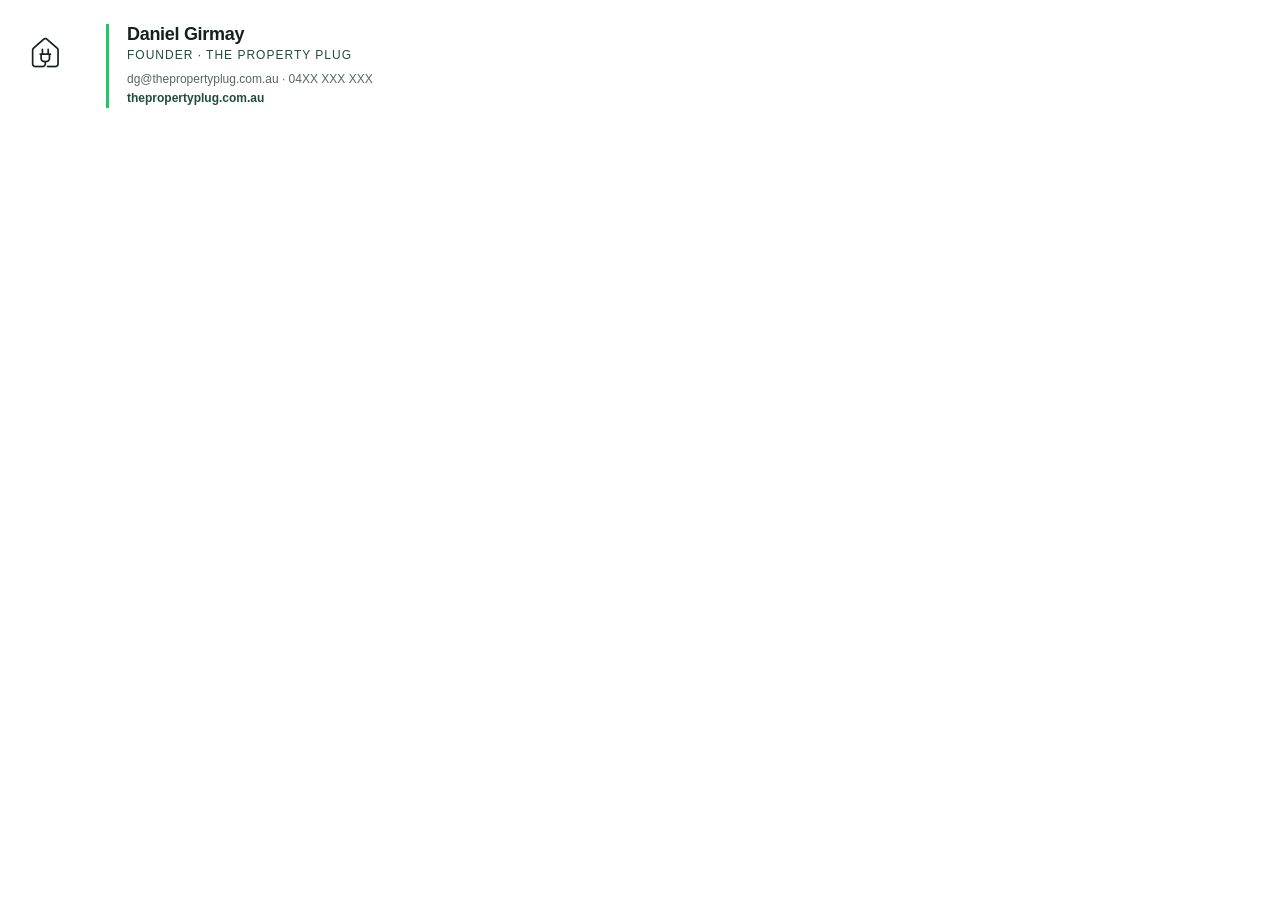
<file: assets/team/daniel/email-signature.html>
<!doctype html><meta charset="utf-8"><body style="margin:24px"><table cellpadding="0" cellspacing="0" style="font-family:Arial,Helvetica,sans-serif;color:#16201C"><tr><td style="padding-right:18px;border-right:3px solid #1FC76A"><img src="https://rankonmaps.github.io/tpp-brand-kit/logo/mark-ink.png" width="64" height="64" alt="The Property Plug"></td><td style="padding-left:18px"><div style="font-size:18px;font-weight:bold;letter-spacing:-.3px">Daniel Girmay</div><div style="font-size:12px;color:#1F4D3C;text-transform:uppercase;letter-spacing:1px;margin:3px 0 8px">Founder &middot; The Property Plug</div><div style="font-size:12px;color:#5A6661;line-height:1.6"><a href="mailto:dg@thepropertyplug.com.au" style="color:#5A6661;text-decoration:none">dg@thepropertyplug.com.au</a> &middot; 04XX XXX XXX<br><a href="https://thepropertyplug.com.au" style="color:#1F4D3C;text-decoration:none;font-weight:bold">thepropertyplug.com.au</a></div></td></tr></table></body>
</file>
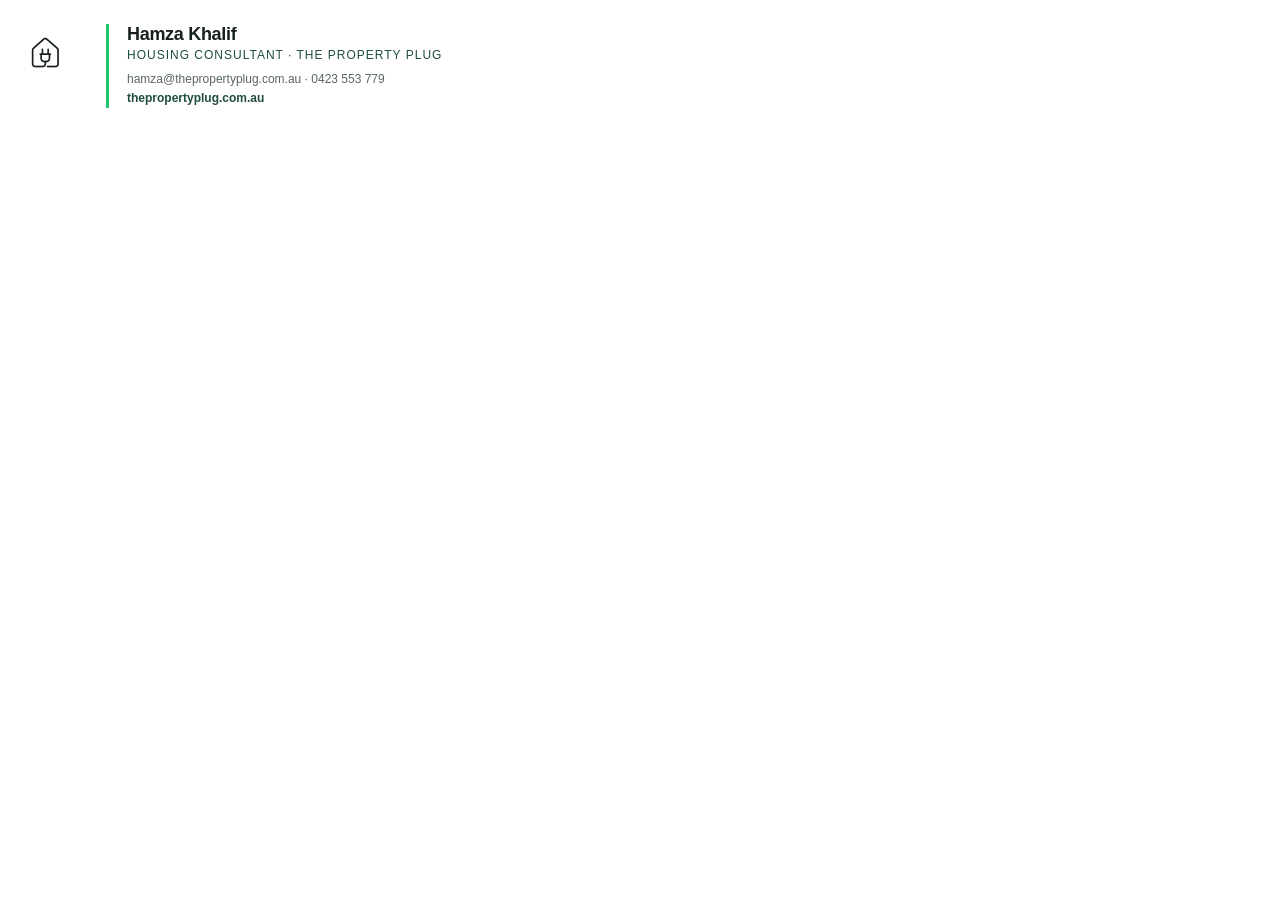
<file: assets/team/hamsa/email-signature.html>
<!doctype html><meta charset="utf-8"><body style="margin:24px"><table cellpadding="0" cellspacing="0" style="font-family:Arial,Helvetica,sans-serif;color:#16201C"><tr><td style="padding-right:18px;border-right:3px solid #1FC76A"><img src="https://rankonmaps.github.io/tpp-brand-kit/logo/mark-ink.png" width="64" height="64" alt="The Property Plug"></td><td style="padding-left:18px"><div style="font-size:18px;font-weight:bold;letter-spacing:-.3px">Hamza Khalif</div><div style="font-size:12px;color:#1F4D3C;text-transform:uppercase;letter-spacing:1px;margin:3px 0 8px">Housing Consultant &middot; The Property Plug</div><div style="font-size:12px;color:#5A6661;line-height:1.6"><a href="mailto:hamza@thepropertyplug.com.au" style="color:#5A6661;text-decoration:none">hamza@thepropertyplug.com.au</a> &middot; 0423 553 779<br><a href="https://thepropertyplug.com.au" style="color:#1F4D3C;text-decoration:none;font-weight:bold">thepropertyplug.com.au</a></div></td></tr></table></body>
</file>
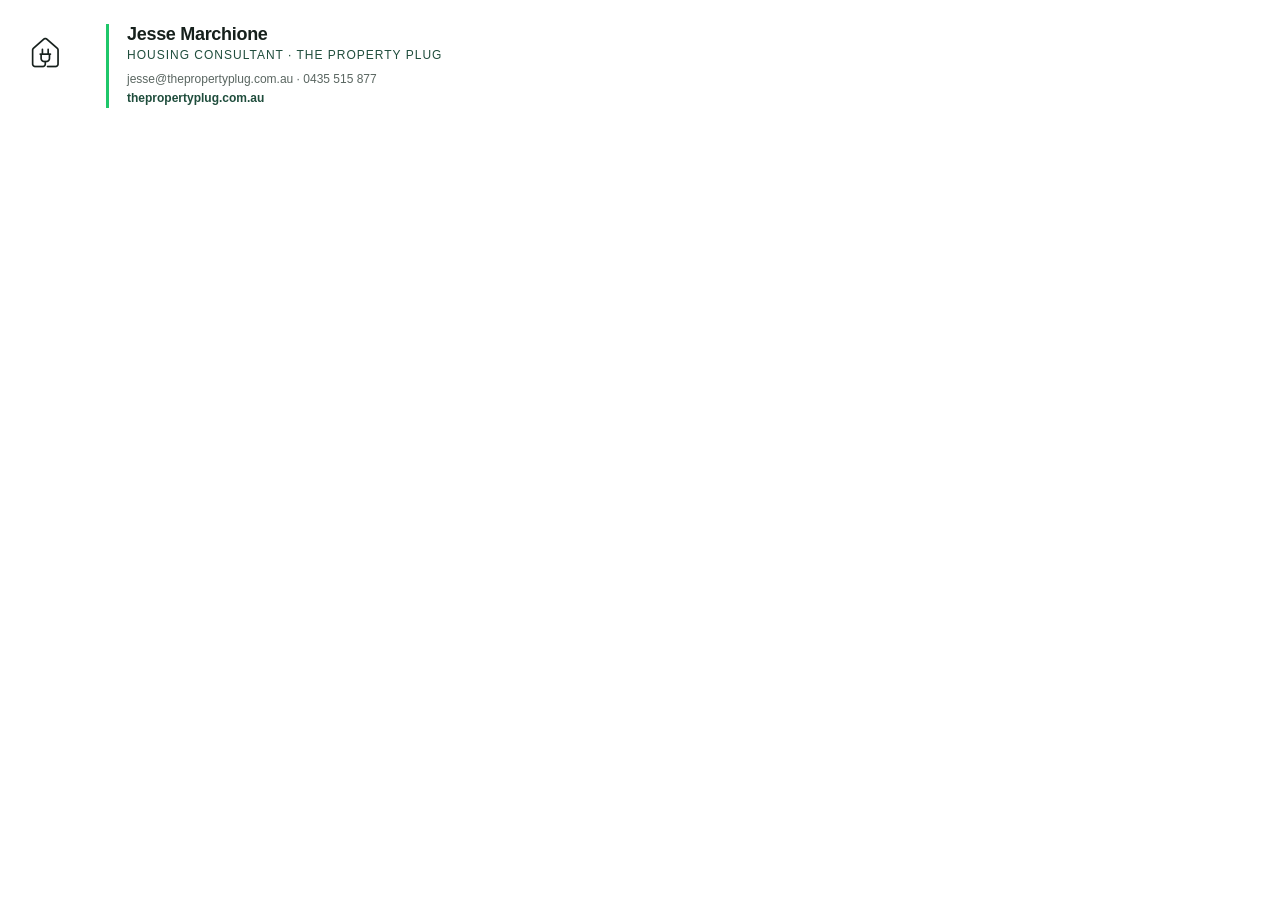
<file: assets/team/jesse/email-signature.html>
<!doctype html><meta charset="utf-8"><body style="margin:24px"><table cellpadding="0" cellspacing="0" style="font-family:Arial,Helvetica,sans-serif;color:#16201C"><tr><td style="padding-right:18px;border-right:3px solid #1FC76A"><img src="https://rankonmaps.github.io/tpp-brand-kit/logo/mark-ink.png" width="64" height="64" alt="The Property Plug"></td><td style="padding-left:18px"><div style="font-size:18px;font-weight:bold;letter-spacing:-.3px">Jesse Marchione</div><div style="font-size:12px;color:#1F4D3C;text-transform:uppercase;letter-spacing:1px;margin:3px 0 8px">Housing Consultant &middot; The Property Plug</div><div style="font-size:12px;color:#5A6661;line-height:1.6"><a href="mailto:jesse@thepropertyplug.com.au" style="color:#5A6661;text-decoration:none">jesse@thepropertyplug.com.au</a> &middot; 0435 515 877<br><a href="https://thepropertyplug.com.au" style="color:#1F4D3C;text-decoration:none;font-weight:bold">thepropertyplug.com.au</a></div></td></tr></table></body>
</file>
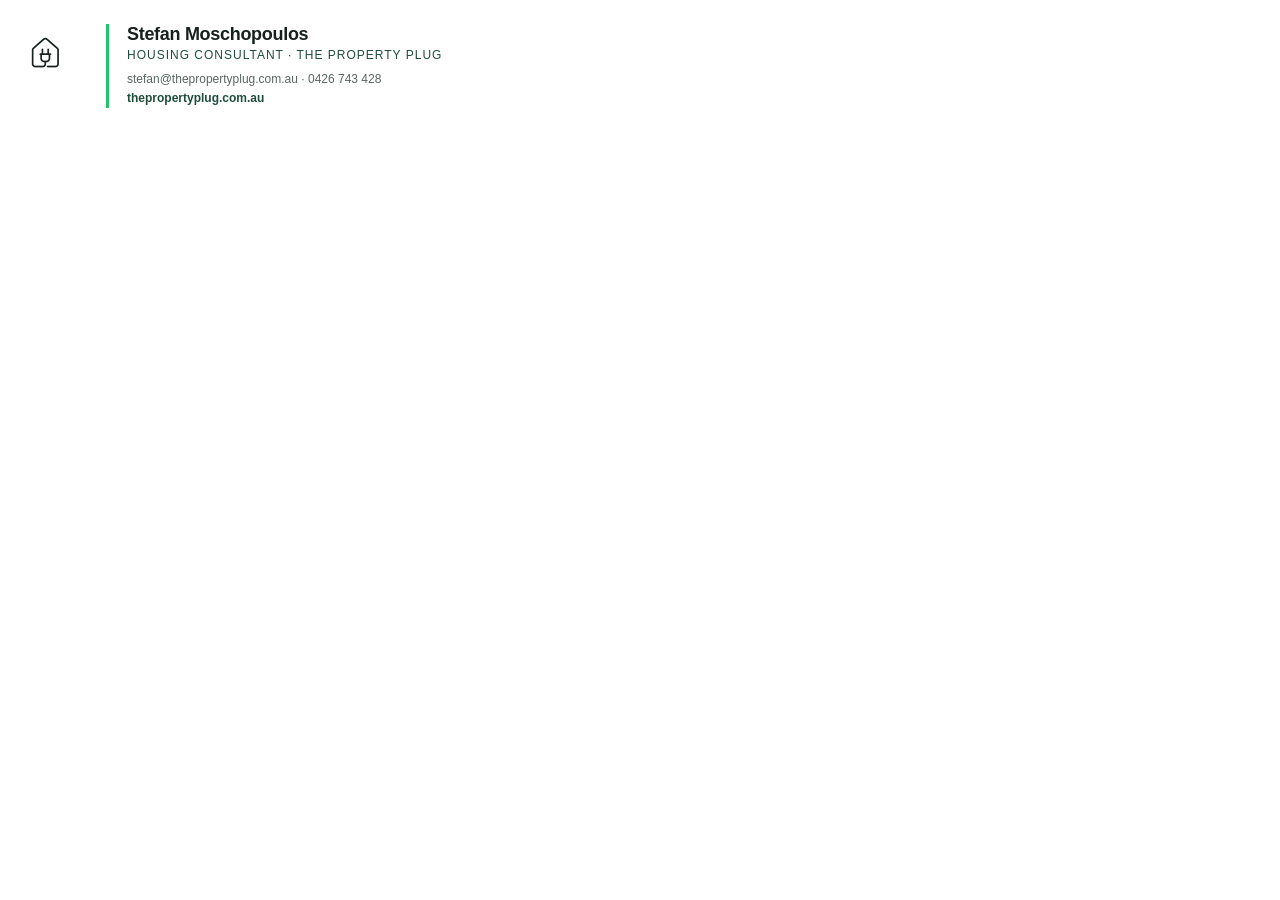
<file: assets/team/stefanos/email-signature.html>
<!doctype html><meta charset="utf-8"><body style="margin:24px"><table cellpadding="0" cellspacing="0" style="font-family:Arial,Helvetica,sans-serif;color:#16201C"><tr><td style="padding-right:18px;border-right:3px solid #1FC76A"><img src="https://rankonmaps.github.io/tpp-brand-kit/logo/mark-ink.png" width="64" height="64" alt="The Property Plug"></td><td style="padding-left:18px"><div style="font-size:18px;font-weight:bold;letter-spacing:-.3px">Stefan Moschopoulos</div><div style="font-size:12px;color:#1F4D3C;text-transform:uppercase;letter-spacing:1px;margin:3px 0 8px">Housing Consultant &middot; The Property Plug</div><div style="font-size:12px;color:#5A6661;line-height:1.6"><a href="mailto:stefan@thepropertyplug.com.au" style="color:#5A6661;text-decoration:none">stefan@thepropertyplug.com.au</a> &middot; 0426 743 428<br><a href="https://thepropertyplug.com.au" style="color:#1F4D3C;text-decoration:none;font-weight:bold">thepropertyplug.com.au</a></div></td></tr></table></body>
</file>
